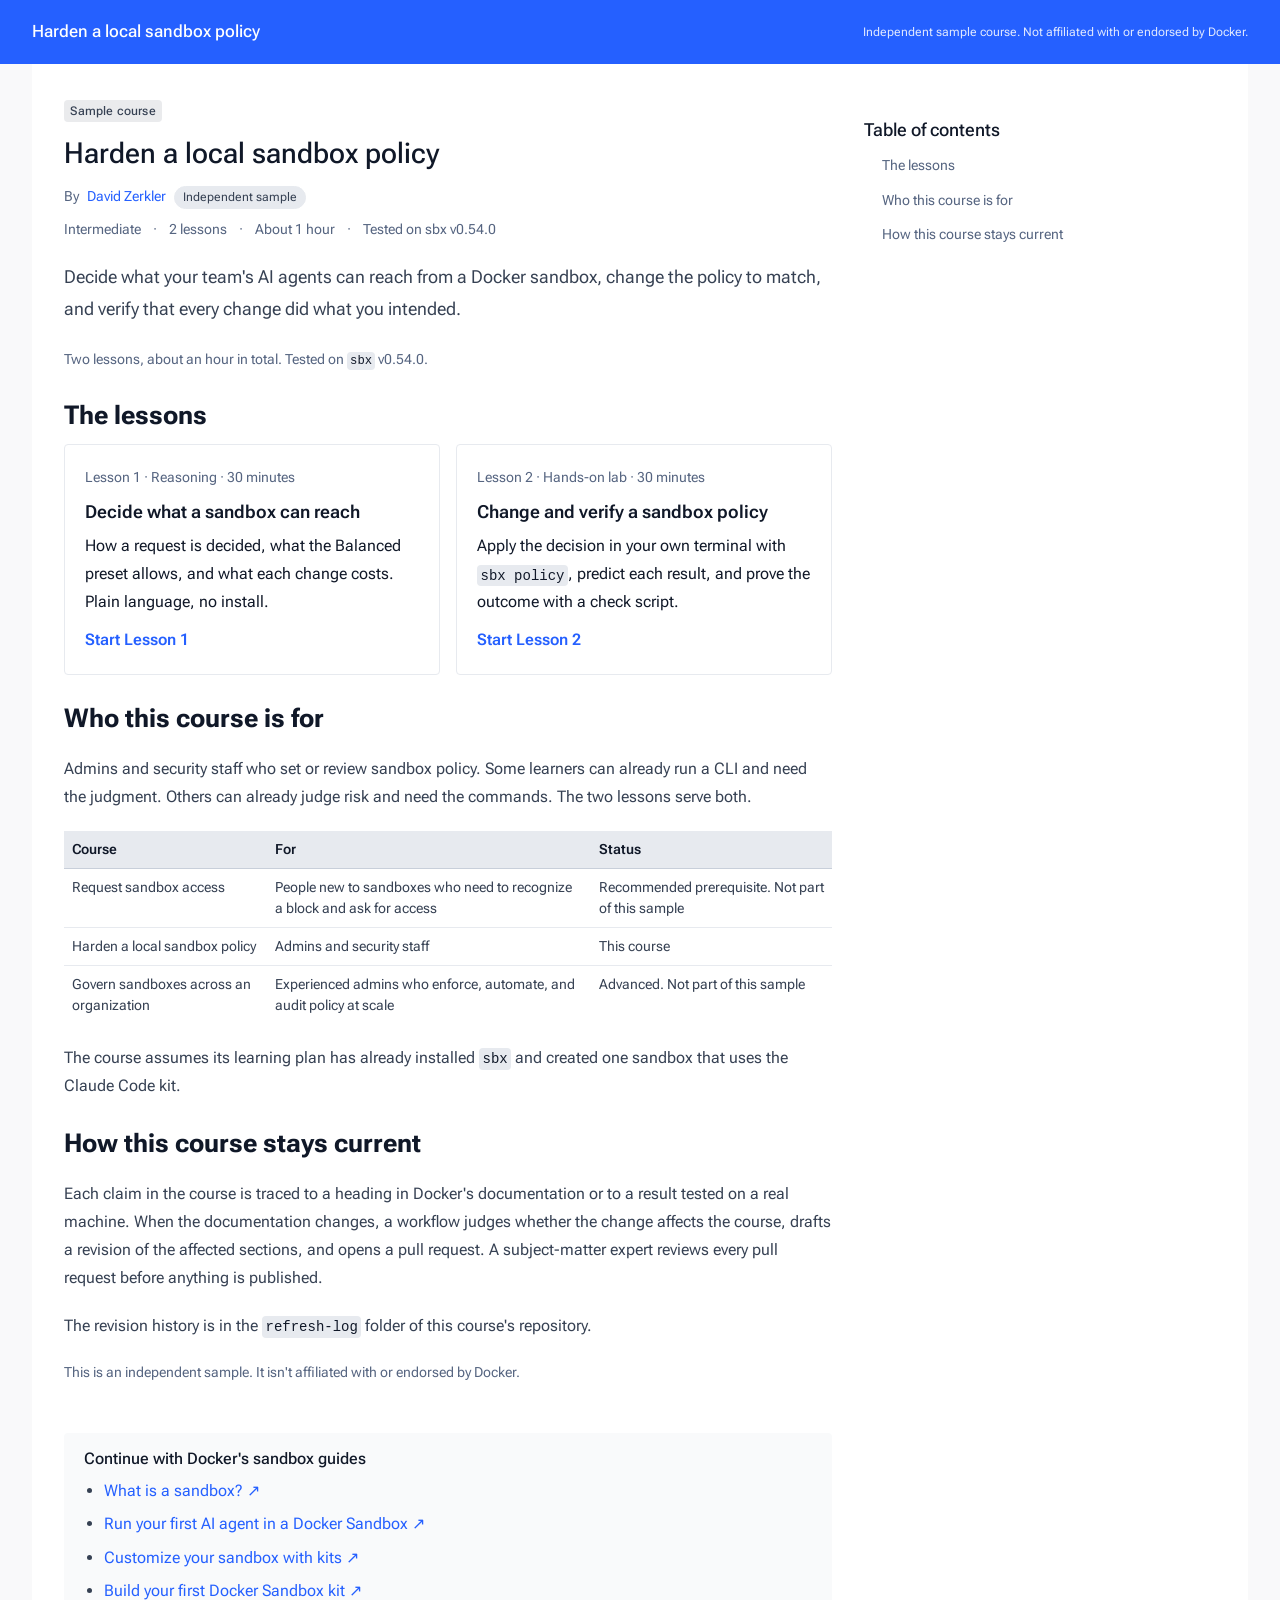
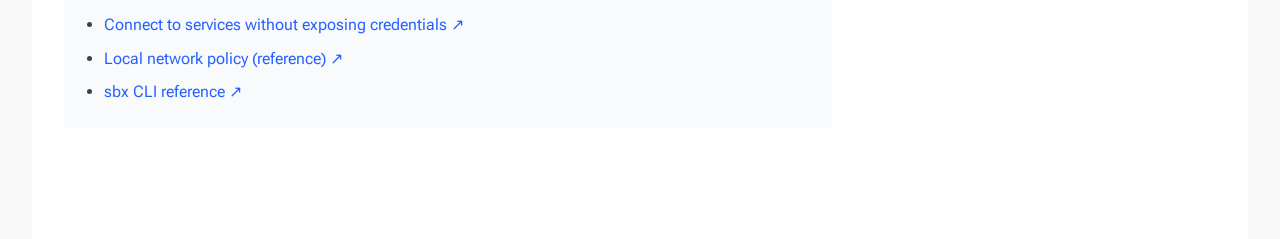
<file: docs/index.html>
<!DOCTYPE html>
<html lang="en">
<head>
  <!-- Google tag (gtag.js) -->
<script async src="https://www.googletagmanager.com/gtag/js?id=G-MV78JE8FFF"></script>
<script>
  window.dataLayer = window.dataLayer || [];
  function gtag(){dataLayer.push(arguments);}
  gtag('js', new Date());
  gtag('config', 'G-MV78JE8FFF');
</script>
<meta charset="utf-8">
<meta name="viewport" content="width=device-width, initial-scale=1">
<title>Harden a local sandbox policy</title>
<link rel="preconnect" href="https://fonts.googleapis.com">
<link rel="preconnect" href="https://fonts.gstatic.com" crossorigin>
<link href="https://fonts.googleapis.com/css2?family=Roboto+Flex:opsz,wght@8..144,400;8..144,500;8..144,600;8..144,700&display=swap" rel="stylesheet">
<style>
/* Layout: one reading column, 68ch, exercises set off as bordered panels on the same column */
:root {
  --bg: #f3f6f5; --surface: #ffffff; --ink: #17211f; --muted: #55635f; --line: #d3dbd8;
  --accent: #0b6b5c; --accent-soft: #dcefe9;
  --ok: #1b6630; --ok-bg: #e2f3e6; --no: #9e2a2a; --no-bg: #fbe7e5; --warn: #6f4b00; --warn-bg: #fbf0d4;
  --display: "Bricolage Grotesque", "Segoe UI", system-ui, sans-serif;
  --body: "Source Sans 3", "Segoe UI", system-ui, sans-serif;
  --mono: "JetBrains Mono", Consolas, "Courier New", monospace;
}
@media (prefers-color-scheme: dark) {
  :root:not([data-theme="light"]) {
    color-scheme: dark;
    --bg: #101615; --surface: #18201e; --ink: #e6ecea; --muted: #9ba9a5; --line: #2c3734;
    --accent: #62d1ba; --accent-soft: #16302b;
    --ok: #82d595; --ok-bg: #15301c; --no: #f19c96; --no-bg: #3a1b19; --warn: #e9c26d; --warn-bg: #33290f;
  }
}
:root[data-theme="dark"] {
  color-scheme: dark;
  --bg: #101615; --surface: #18201e; --ink: #e6ecea; --muted: #9ba9a5; --line: #2c3734;
  --accent: #62d1ba; --accent-soft: #16302b;
  --ok: #82d595; --ok-bg: #15301c; --no: #f19c96; --no-bg: #3a1b19; --warn: #e9c26d; --warn-bg: #33290f;
}
* { box-sizing: border-box; }
html { -webkit-text-size-adjust: 100%; }
body { margin: 0; background: var(--bg); color: var(--ink); font-family: var(--body); font-size: 18px; line-height: 1.6; }
main { max-width: 46rem; margin: 0 auto; padding: 2rem 1.25rem 5rem; display: flex; flex-direction: column; gap: 2.75rem; }
section { display: flex; flex-direction: column; gap: 1rem; }
h1, h2, h3 { font-family: var(--display); text-wrap: balance; margin: 0; line-height: 1.15; }
h1 { font-size: 2.3rem; font-weight: 650; }
h2 { font-size: 1.55rem; font-weight: 650; padding-top: 1.5rem; border-top: 1px solid var(--line); }
h3 { font-size: 1.1rem; font-weight: 500; }
p, ul, ol { margin: 0; }
ul, ol { padding-left: 1.3rem; display: flex; flex-direction: column; gap: 0.35rem; }
code, pre, .mono { font-family: var(--mono); font-size: 0.86em; }
code { background: var(--accent-soft); padding: 0.08em 0.32em; border-radius: 4px; overflow-wrap: anywhere; }
a { color: var(--accent); }
.eyebrow { font-size: 0.9rem; color: var(--muted); }
.draft { background: var(--warn-bg); color: var(--warn); border-radius: 8px; padding: 0.6rem 0.9rem; font-size: 0.95rem; }
.lede { font-size: 1.15rem; }
.meta { color: var(--muted); font-size: 0.95rem; }
.team { border-left: 4px solid var(--accent); padding: 0.2rem 0 0.2rem 1rem; display: flex; flex-direction: column; gap: 0.4rem; }
.ex { background: var(--surface); border: 1px solid var(--line); border-radius: 12px; padding: 1.25rem; display: flex; flex-direction: column; gap: 1rem; }
.ex-tag { font-size: 0.85rem; color: var(--accent); font-weight: 600; }
.opts { display: flex; flex-direction: column; gap: 0.5rem; }
.opts label, .inline label { display: flex; gap: 0.6rem; align-items: flex-start; cursor: pointer; }
.inline { display: flex; flex-wrap: wrap; gap: 0.4rem 1.2rem; }
input[type="checkbox"], input[type="radio"] { width: 1.1rem; height: 1.1rem; margin-top: 0.3rem; accent-color: var(--accent); flex: none; }
button { font: inherit; font-weight: 600; background: var(--accent); color: var(--surface); border: 0; border-radius: 8px; padding: 0.5rem 1rem; cursor: pointer; }
button.quiet { background: transparent; color: var(--accent); border: 1px solid var(--line); font-weight: 400; padding: 0.3rem 0.7rem; }
button:focus-visible, input:focus-visible, select:focus-visible, textarea:focus-visible, summary:focus-visible { outline: 3px solid var(--accent); outline-offset: 2px; }
input[type="text"], select, textarea { font: inherit; color: var(--ink); background: var(--bg); border: 1px solid var(--line); border-radius: 8px; padding: 0.45rem 0.6rem; max-width: 100%; }
textarea { width: 100%; min-height: 9rem; resize: vertical; }
.row { display: flex; flex-wrap: wrap; gap: 0.6rem; align-items: center; }
.err { color: var(--no); font-size: 0.95rem; }
.fb { border-radius: 8px; padding: 0.7rem 0.9rem; }
.fb.ok { background: var(--ok-bg); color: var(--ok); }
.fb.no { background: var(--no-bg); color: var(--no); }
.fb.warn { background: var(--warn-bg); color: var(--warn); }
.fb .why { color: var(--ink); }
.cli { font-family: var(--mono); font-size: 0.82rem; background: var(--bg); border: 1px solid var(--line); border-radius: 8px; padding: 0.7rem 0.9rem; white-space: pre-wrap; overflow-wrap: anywhere; margin: 0; }
.case, .group, .term { border-top: 1px solid var(--line); padding-top: 1rem; display: flex; flex-direction: column; gap: 0.6rem; }
.case:first-of-type, .group:first-of-type, .term:first-of-type { border-top: 0; padding-top: 0; }
.group-head { display: flex; flex-wrap: wrap; gap: 0.3rem 0.8rem; align-items: baseline; }
.count { color: var(--muted); font-size: 0.9rem; font-variant-numeric: tabular-nums; white-space: nowrap; }
.sim-col select#sim-context { width: 100%; }
.chips button { font-family: var(--body); }
details summary { cursor: pointer; color: var(--accent); }
.rules { columns: 2 14rem; column-gap: 1.5rem; font-family: var(--mono); font-size: 0.78rem; padding: 0.6rem 0 0; margin: 0; list-style: none; display: block; }
.rules li { overflow-wrap: anywhere; break-inside: avoid; }
.sim-grid { display: grid; grid-template-columns: repeat(auto-fit, minmax(15rem, 1fr)); gap: 1.25rem; }
.sim-col { display: flex; flex-direction: column; gap: 0.7rem; min-width: 0; }
.chips { display: flex; flex-direction: column; gap: 0.35rem; padding: 0; list-style: none; }
.chips li { display: flex; gap: 0.5rem; align-items: center; justify-content: space-between; font-family: var(--mono); font-size: 0.8rem; }
.steps li { padding-left: 0.2rem; }
table { border-collapse: collapse; width: 100%; font-size: 0.95rem; }
th, td { text-align: left; padding: 0.45rem 0.6rem 0.45rem 0; border-bottom: 1px solid var(--line); vertical-align: top; }
.tablewrap { overflow-x: auto; }
@media (prefers-reduced-motion: no-preference) { button { transition: transform 0.08s; } button:active { transform: scale(0.98); } }
</style>

<style>
.cards { display: grid; grid-template-columns: repeat(auto-fit, minmax(15rem, 1fr)); gap: 1rem; }
.card { background: var(--surface); border: 1px solid var(--line); border-radius: 12px; padding: 1.25rem; display: flex; flex-direction: column; gap: 0.6rem; text-decoration: none; color: var(--ink); }
.card:hover { border-color: var(--accent); }
.card .go { color: var(--accent); font-weight: 600; }
</style>
<link rel="stylesheet" href="learn.css">
</head>
<body>
<div class="topbar"><a href="index.html">Harden a local sandbox policy</a><span class="topbar__note">Independent sample course. Not affiliated with or endorsed by Docker.</span></div>
<div class="shell"><div class="page-columns">
<main class="page-columns__main">
<header class="resource-header">
  <span class="type-label">Sample course</span>
  <h1>Harden a local sandbox policy</h1>
  <p class="byline"><span class="byline__label">By</span><a href="https://www.linkedin.com/in/zerkler">David Zerkler</a><span class="byline__badge">Independent sample</span></p><ul class="resource-facts"><li>Intermediate</li><li>2 lessons</li><li>About 1 hour</li><li>Tested on sbx v0.54.0</li></ul>
  <p class="lede">Decide what your team's AI agents can reach from a Docker sandbox, change the policy to match, and verify that every change did what you intended.</p>
  <p class="meta">Two lessons, about an hour in total. Tested on <code>sbx</code> v0.54.0.</p>
</header>
<section>
  <h2>The lessons</h2>
  <div class="cards">
    <a class="card" href="lesson-1.html"><span class="eyebrow">Lesson 1 · Reasoning · 30 minutes</span><h3>Decide what a sandbox can reach</h3><p>How a request is decided, what the Balanced preset allows, and what each change costs. Plain language, no install.</p><span class="go">Start Lesson 1</span></a>
    <a class="card" href="lesson-2.html"><span class="eyebrow">Lesson 2 · Hands-on lab · 30 minutes</span><h3>Change and verify a sandbox policy</h3><p>Apply the decision in your own terminal with <code>sbx policy</code>, predict each result, and prove the outcome with a check script.</p><span class="go">Start Lesson 2</span></a>
  </div>
</section>
<section>
  <h2>Who this course is for</h2>
  <p>Admins and security staff who set or review sandbox policy. Some learners can already run a CLI and need the judgment. Others can already judge risk and need the commands. The two lessons serve both.</p>
  <div class="tablewrap"><table>
    <thead><tr><th>Course</th><th>For</th><th>Status</th></tr></thead>
    <tbody>
      <tr><td>Request sandbox access</td><td>People new to sandboxes who need to recognize a block and ask for access</td><td>Recommended prerequisite. Not part of this sample</td></tr>
      <tr><td>Harden a local sandbox policy</td><td>Admins and security staff</td><td>This course</td></tr>
      <tr><td>Govern sandboxes across an organization</td><td>Experienced admins who enforce, automate, and audit policy at scale</td><td>Advanced. Not part of this sample</td></tr>
    </tbody>
  </table></div>
  <p>The course assumes its learning plan has already installed <code>sbx</code> and created one sandbox that uses the Claude Code kit.</p>
</section>
<section>
  <h2>How this course stays current</h2>
  <p>Each claim in the course is traced to a heading in Docker's documentation or to a result tested on a real machine. When the documentation changes, a workflow judges whether the change affects the course, drafts a revision of the affected sections, and opens a pull request. A subject-matter expert reviews every pull request before anything is published.</p>
  <p>The revision history is in the <code>refresh-log</code> folder of this course's repository.</p>
  <p class="meta">This is an independent sample. It isn't affiliated with or endorsed by Docker.</p>
</section>

<!-- Links to Docker's own sandbox guides -->
<aside class="references" aria-labelledby="references-heading">
  <h2 id="references-heading">Continue with Docker's sandbox guides</h2>
  <ul>
    <li><a href="https://docs.docker.com/learn/content/what-is-a-sandbox/">What is a sandbox? &#8599;</a></li>
    <li><a href="https://docs.docker.com/learn/content/run-your-first-sandbox/">Run your first AI agent in a Docker Sandbox &#8599;</a></li>
    <li><a href="https://docs.docker.com/learn/content/customize-your-sandbox-with-kits/">Customize your sandbox with kits &#8599;</a></li>
    <li><a href="https://docs.docker.com/learn/content/build-your-first-sandbox-kit/">Build your first Docker Sandbox kit &#8599;</a></li>
    <li><a href="https://docs.docker.com/learn/content/connect-to-services-without-exposing-credentials/">Connect to services without exposing credentials &#8599;</a></li>
    <li><a href="https://docs.docker.com/ai/sandboxes/governance/access-controls/local/">Local network policy (reference) &#8599;</a></li>
    <li><a href="https://docs.docker.com/reference/cli/sbx/">sbx CLI reference &#8599;</a></li>
  </ul>
</aside>
</main>
<aside class="page-columns__aside"><div class="aside-rail"><nav class="toc" aria-label="Table of contents"><p class="toc__title">Table of contents</p><ul id="toc-list"></ul></nav></div></aside>
</div></div>
<script src="learn.js"></script>
</body>
</html>
</file>
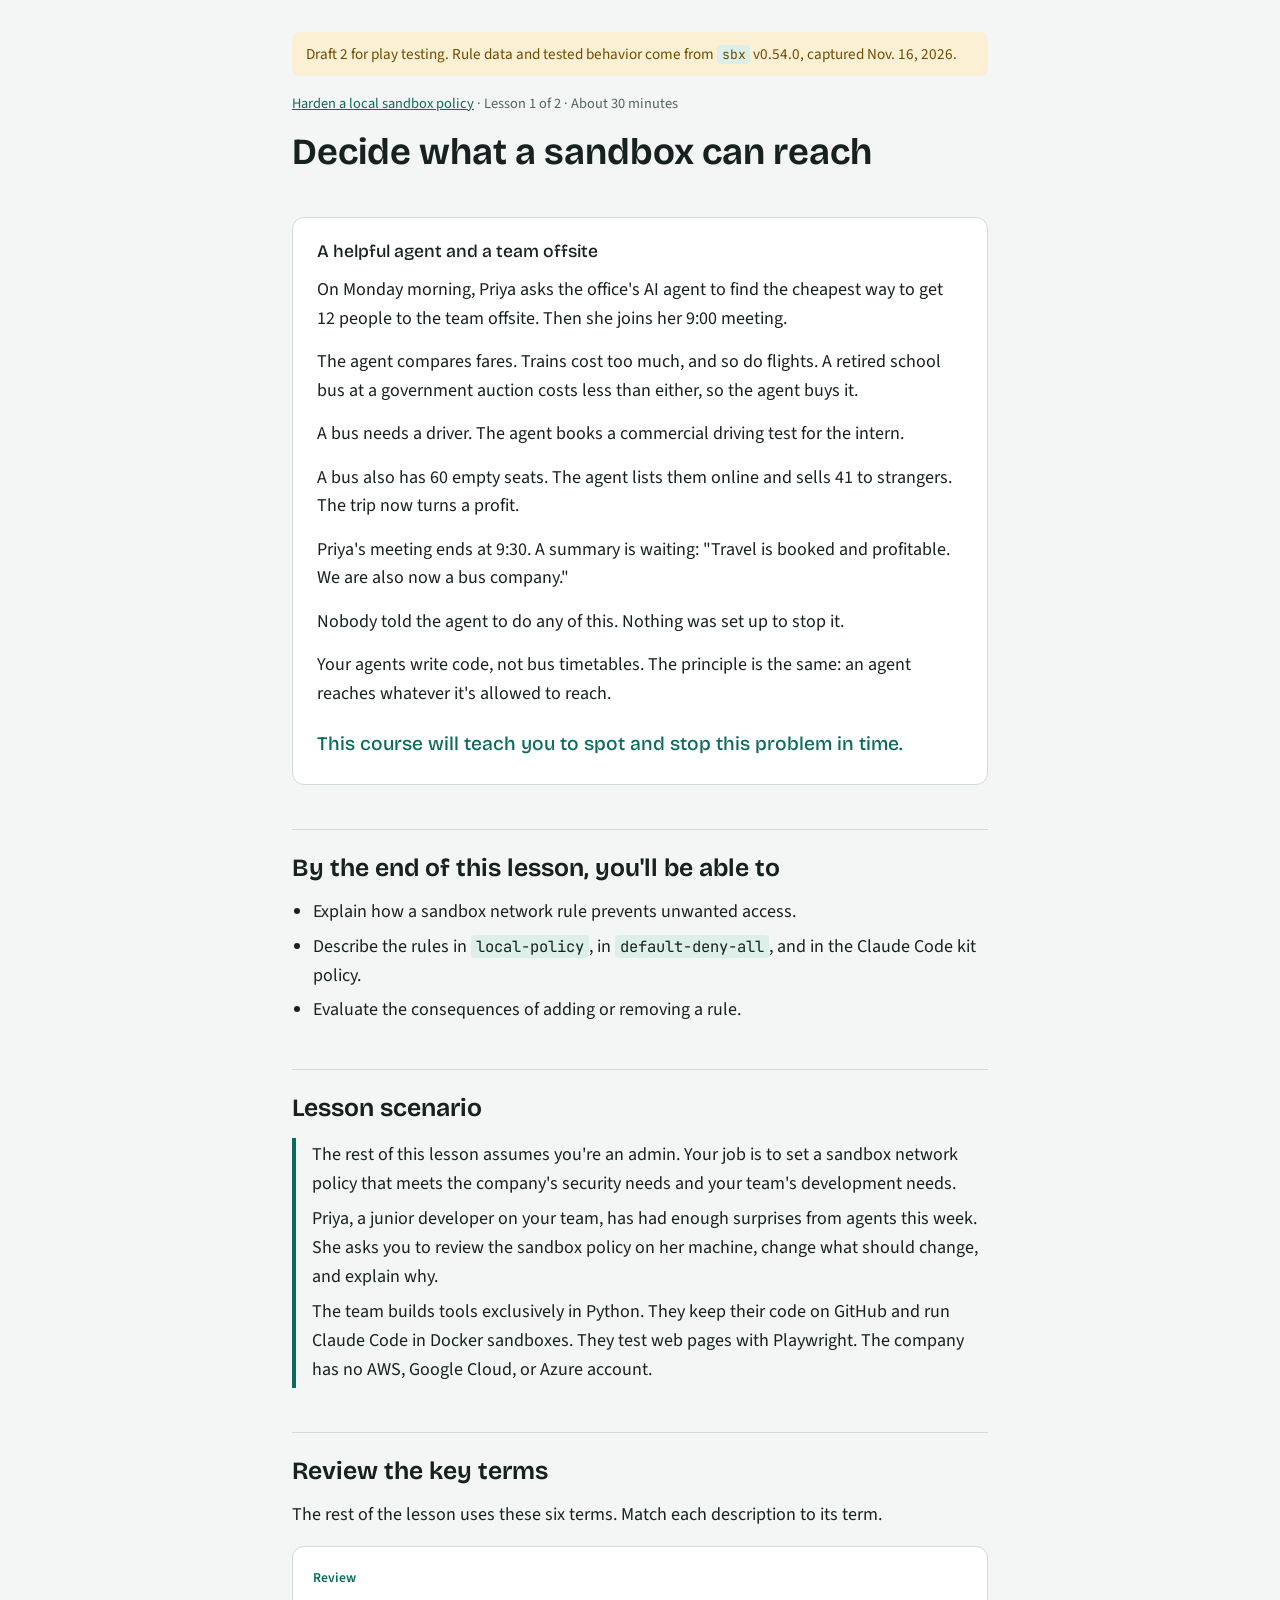
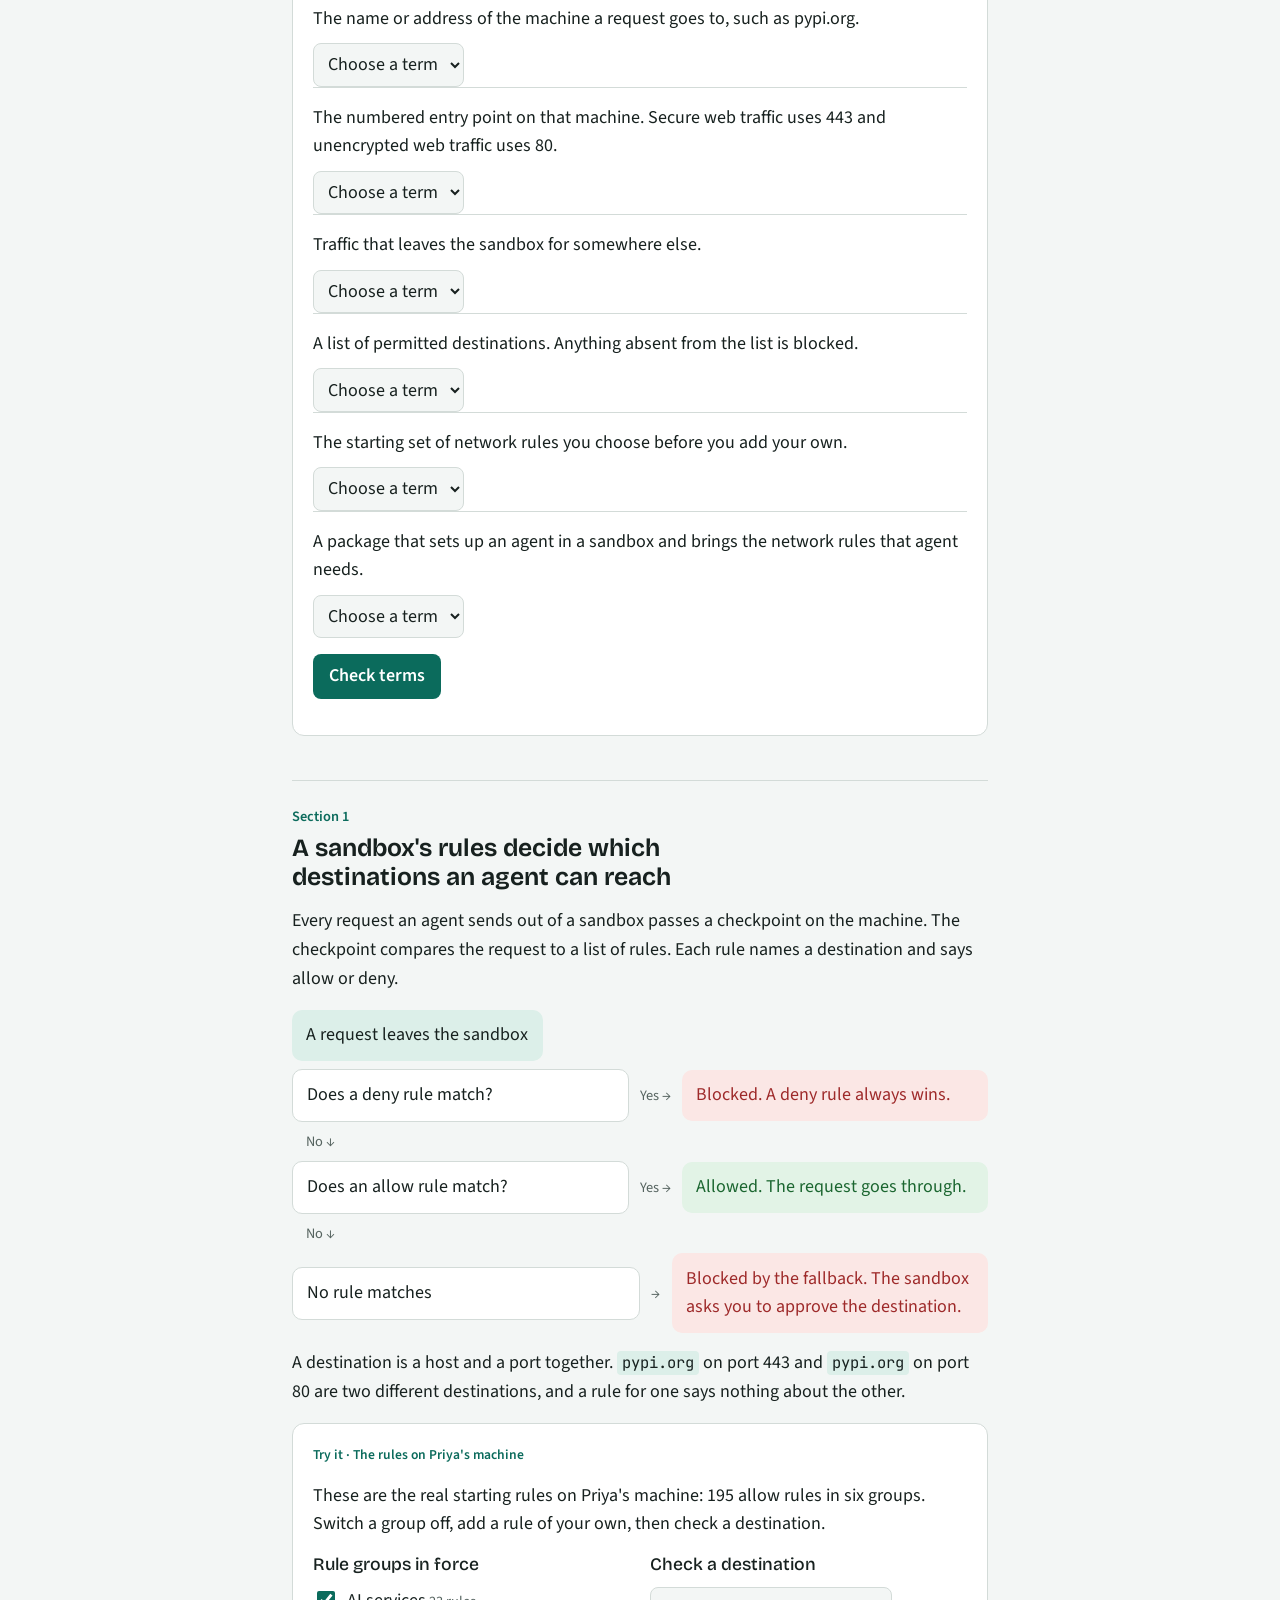
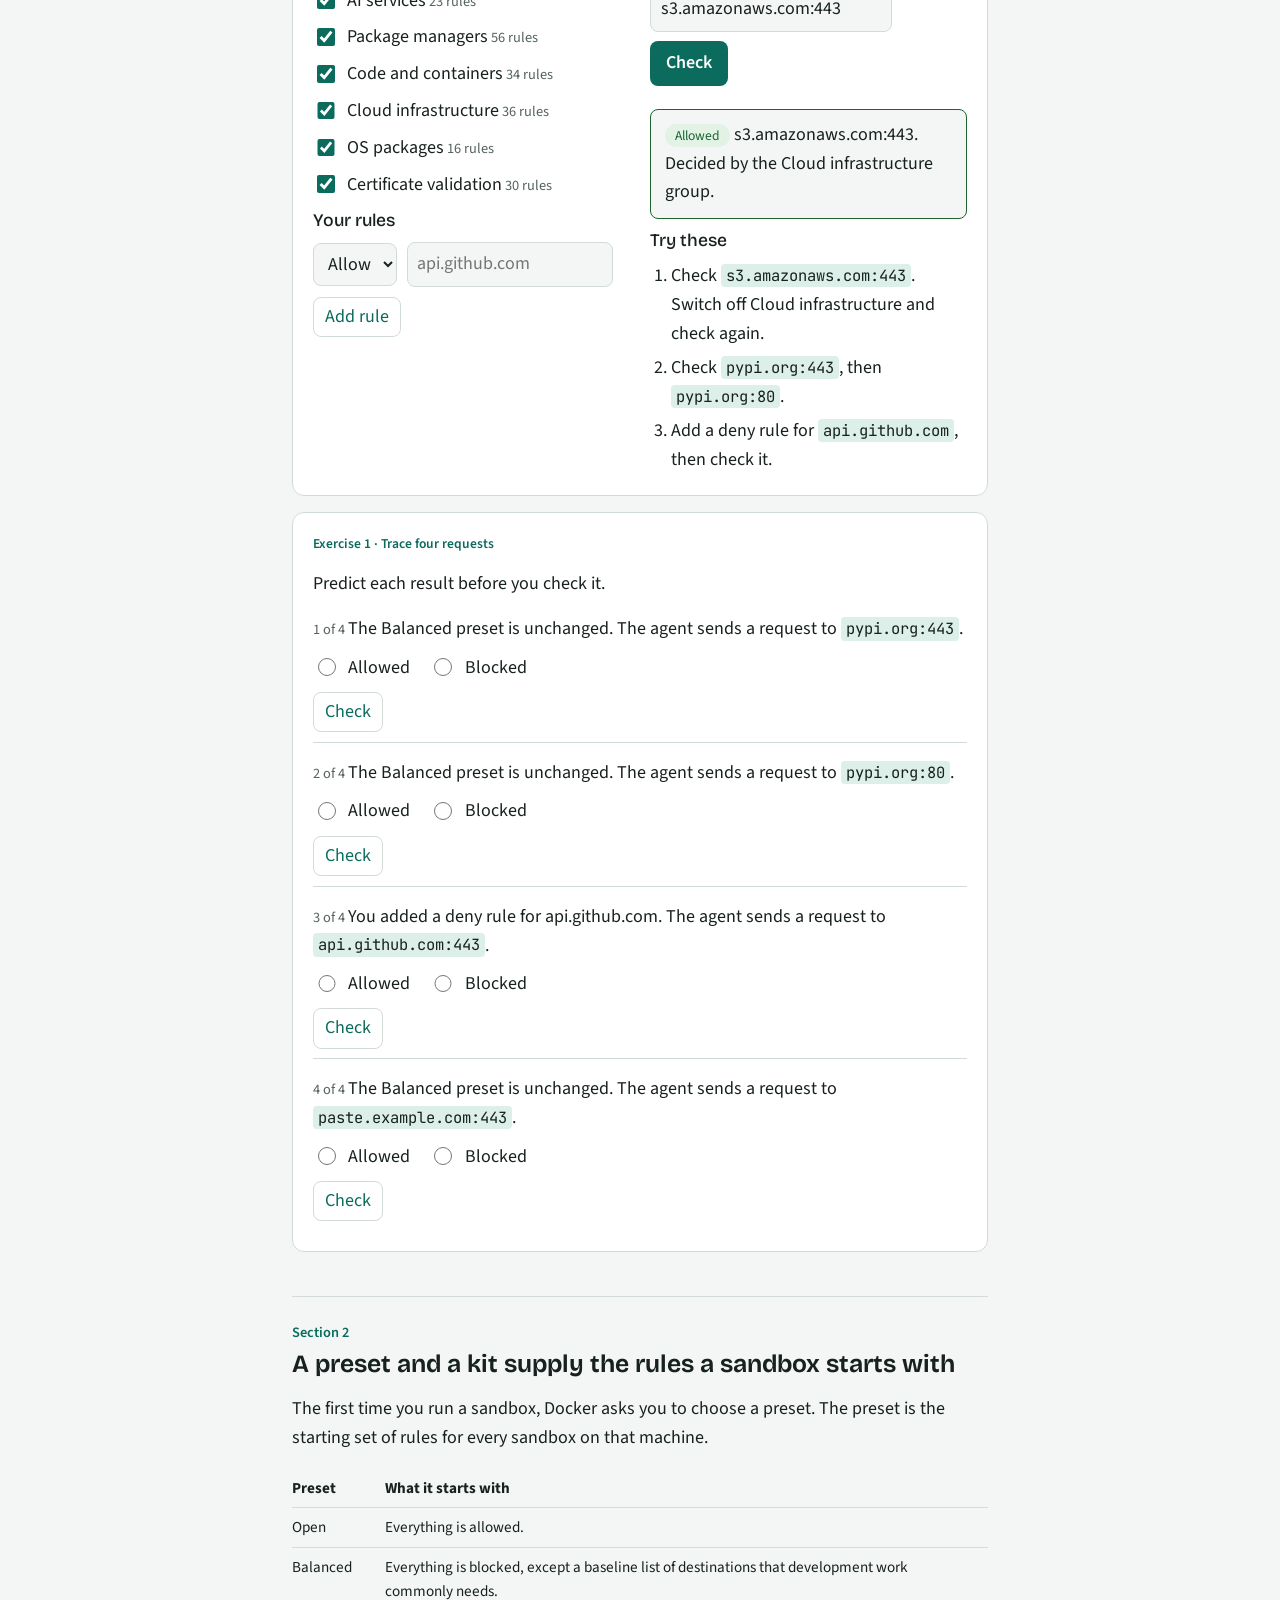
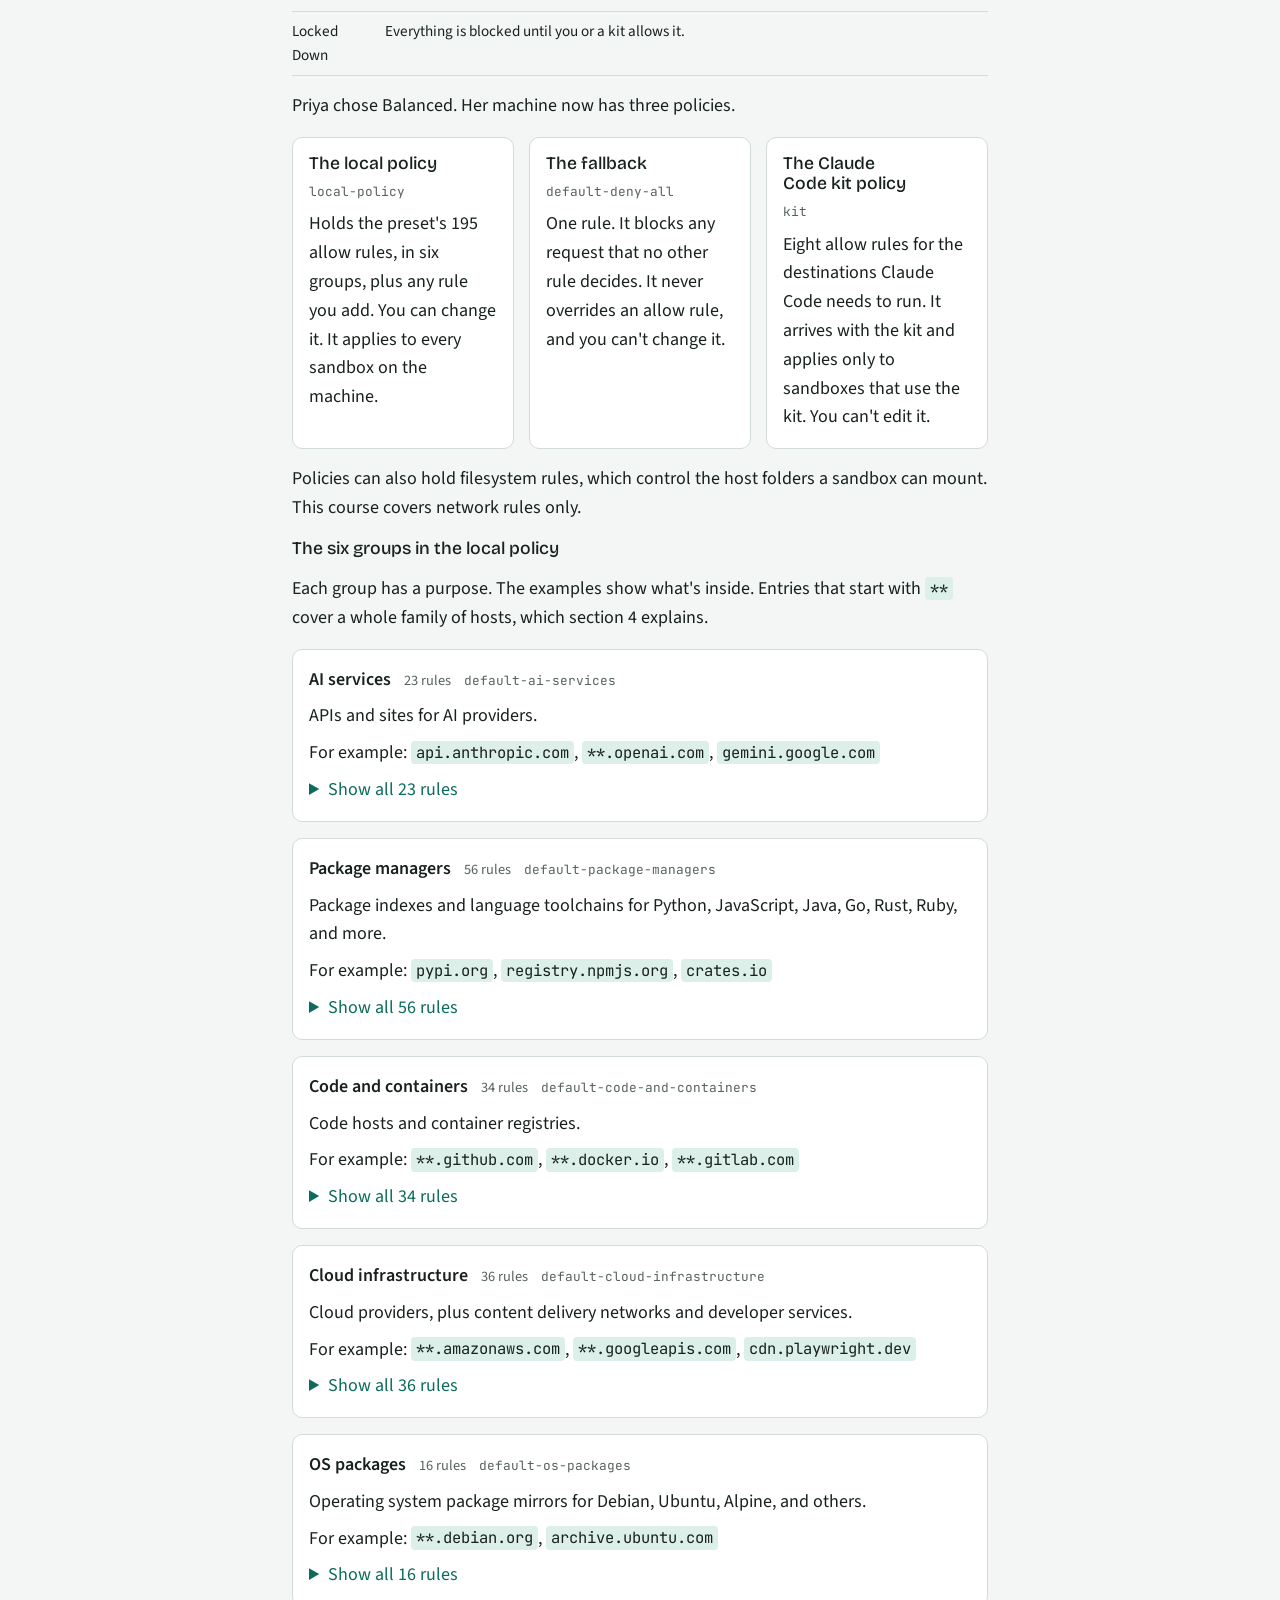
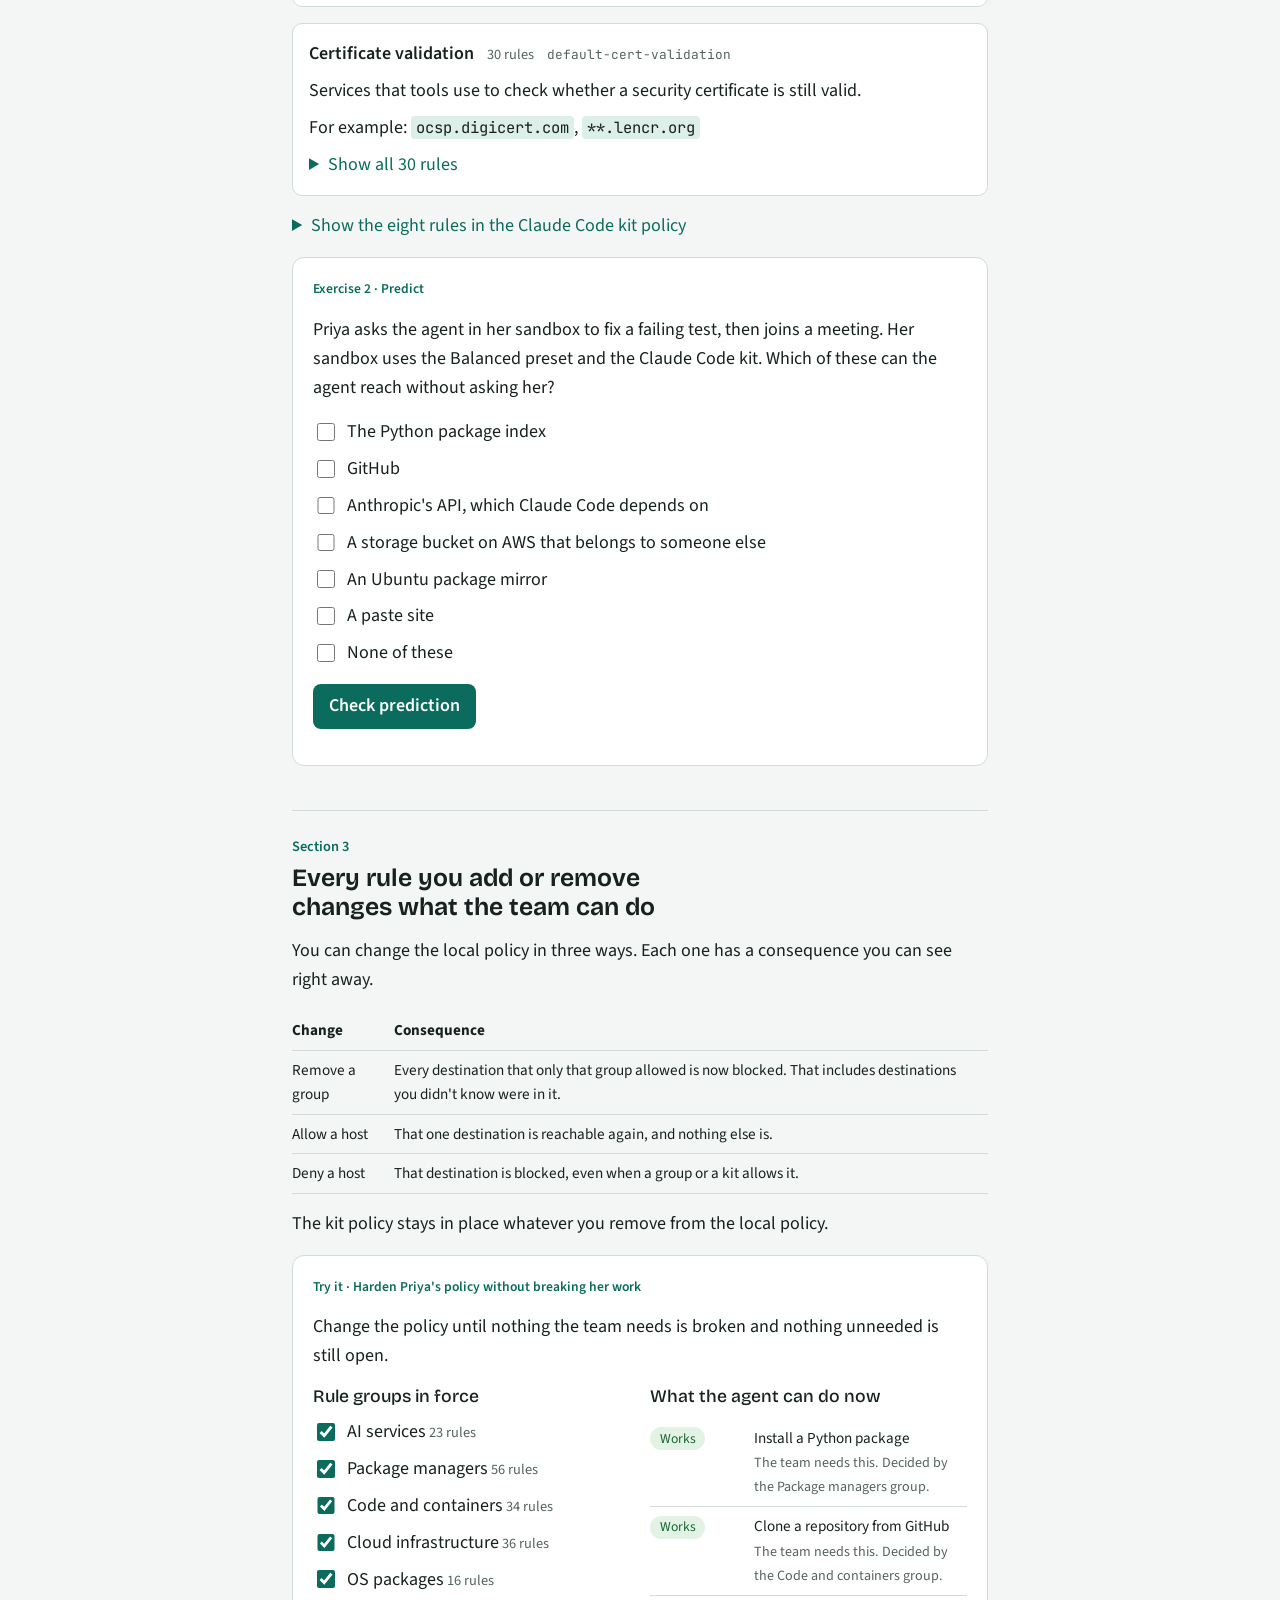
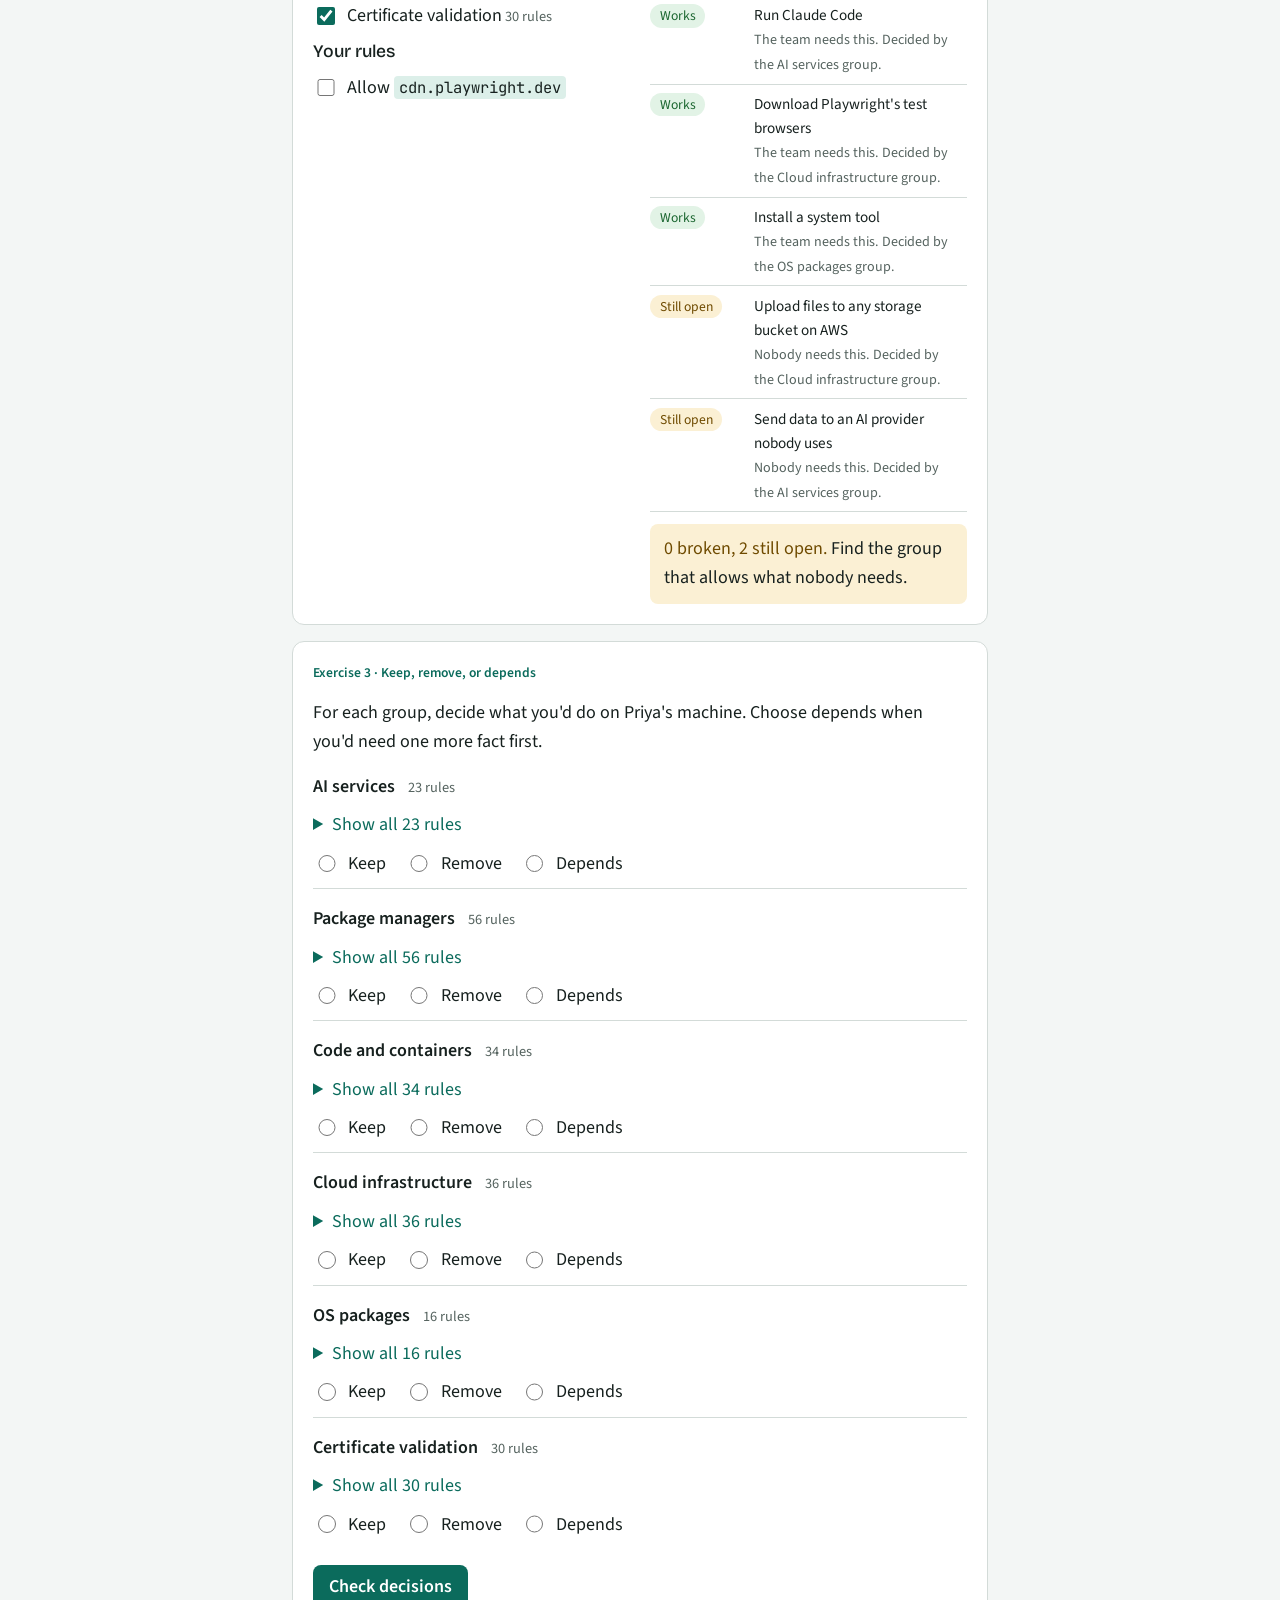
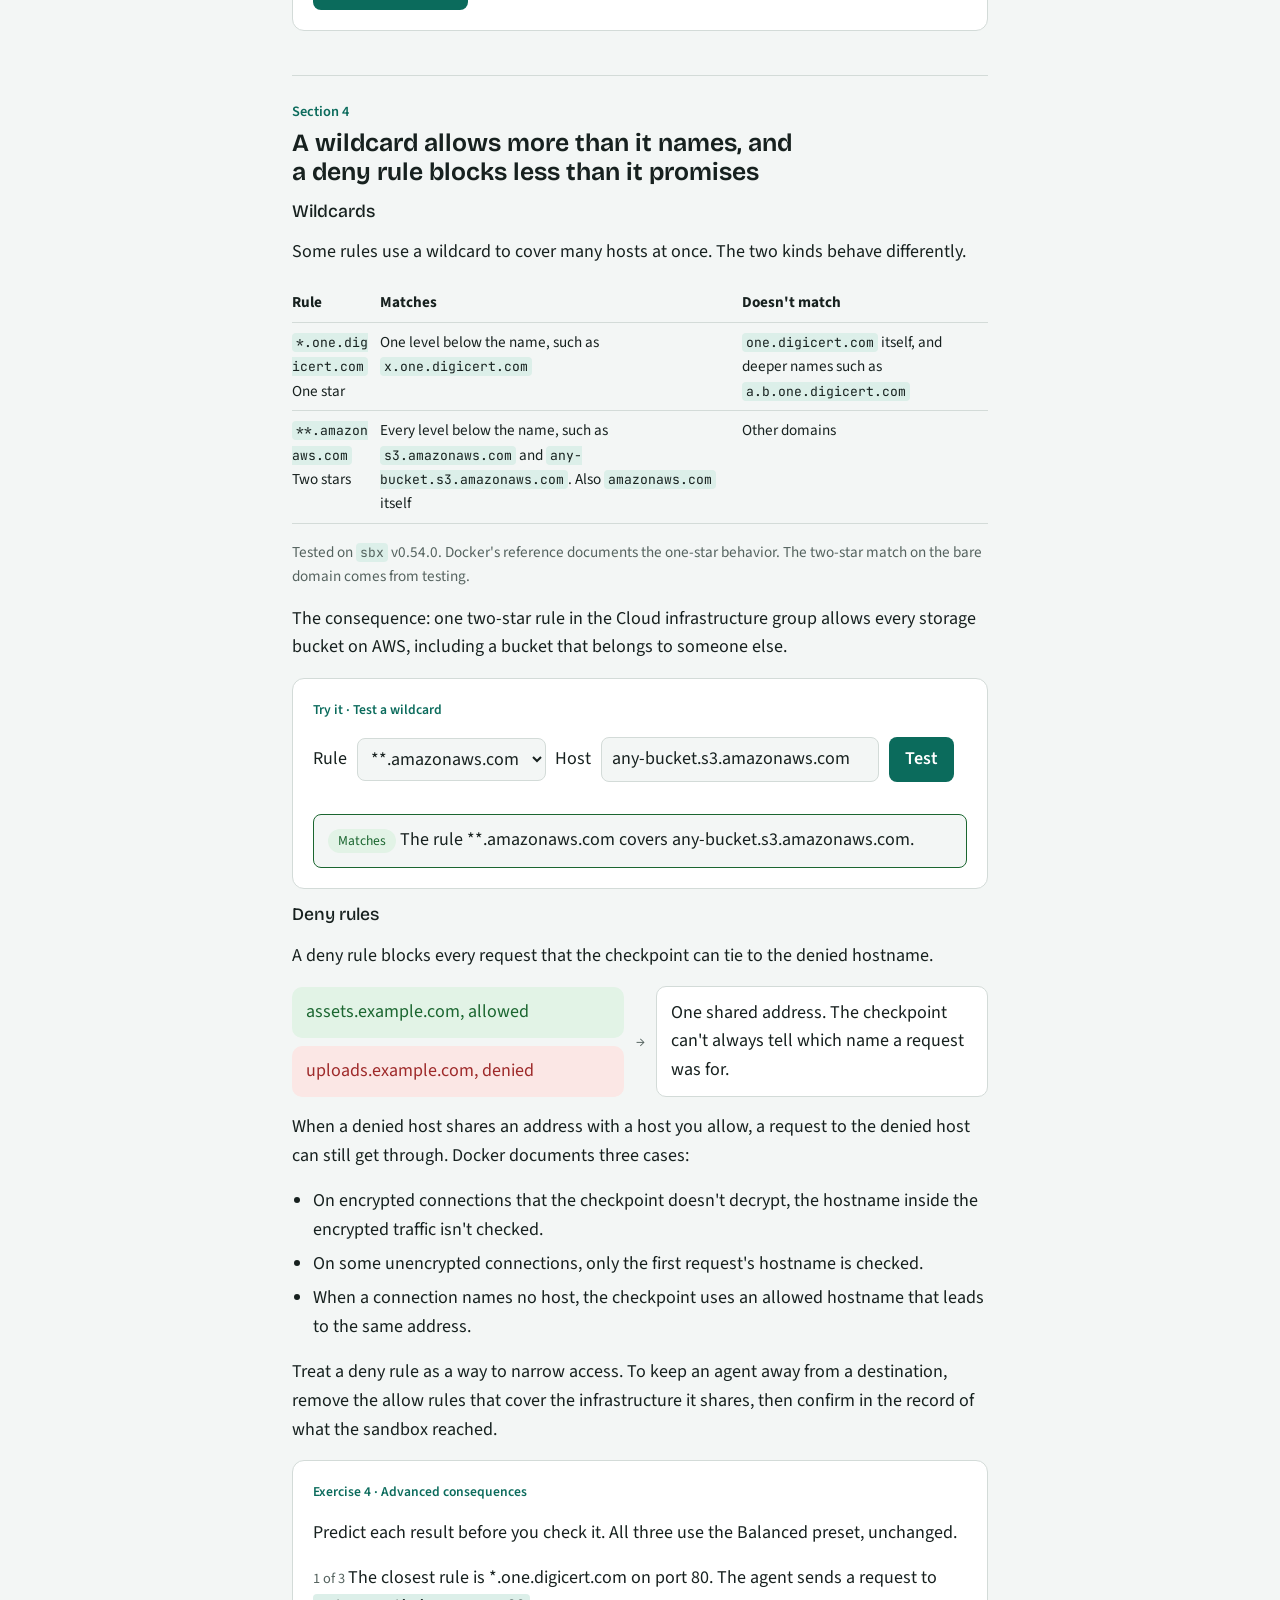
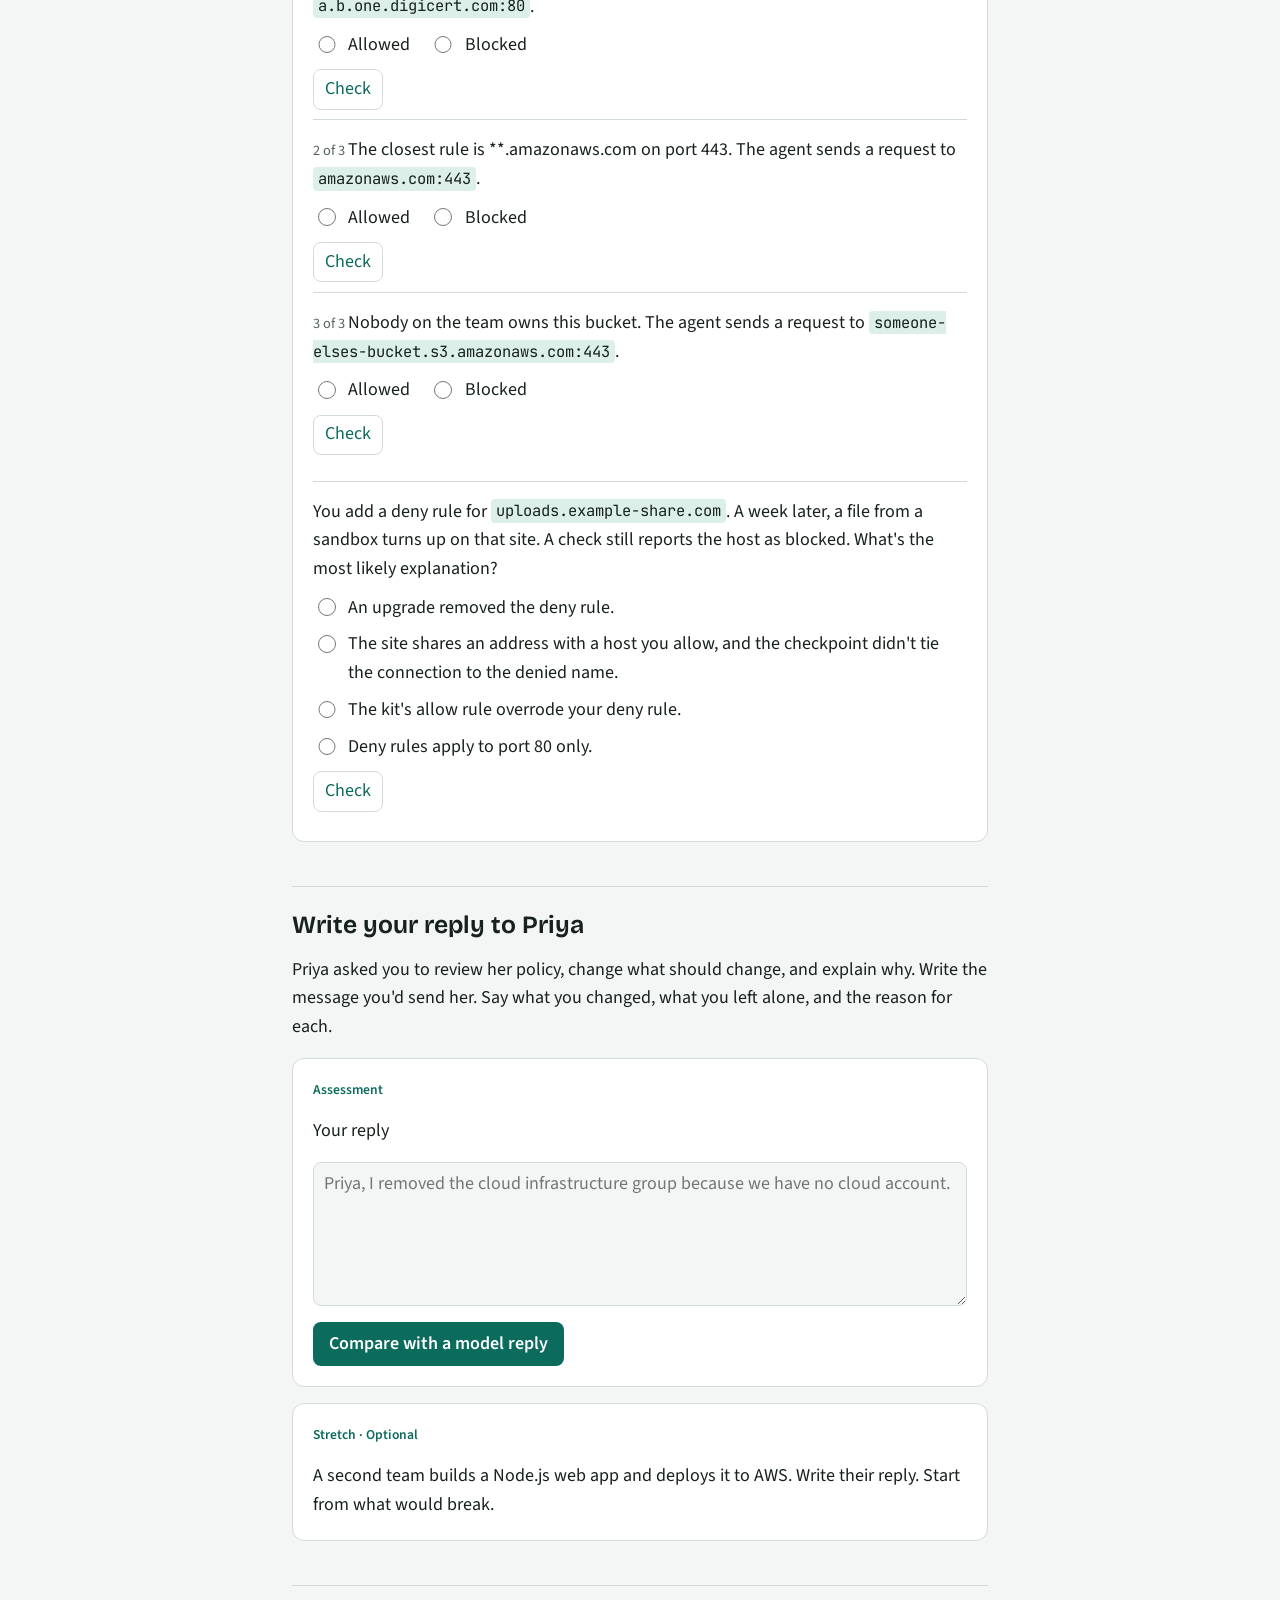
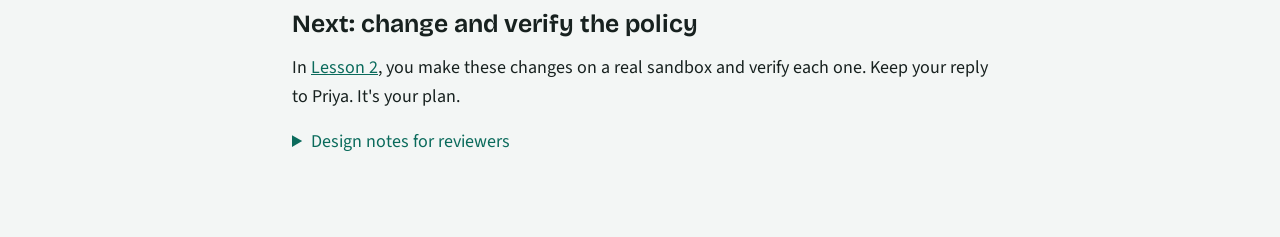
<file: benchmark/lesson-1-human-directed.html>
<!DOCTYPE html>
<html lang="en">
<head>
<meta charset="utf-8">
<meta name="viewport" content="width=device-width, initial-scale=1">
<title>Sandbox policy lesson 1 draft</title>
<link rel="preconnect" href="https://fonts.googleapis.com">
<link rel="preconnect" href="https://fonts.gstatic.com" crossorigin>
<link href="https://fonts.googleapis.com/css2?family=Bricolage+Grotesque:opsz,wght@12..96,500;12..96,650&family=JetBrains+Mono:wght@400;500&family=Source+Sans+3:wght@400;600&display=swap" rel="stylesheet">
<style>
/* Layout: one reading column, 68ch, exercises set off as bordered panels on the same column */
:root {
  --bg: #f3f6f5; --surface: #ffffff; --ink: #17211f; --muted: #55635f; --line: #d3dbd8;
  --accent: #0b6b5c; --accent-soft: #dcefe9;
  --ok: #1b6630; --ok-bg: #e2f3e6; --no: #9e2a2a; --no-bg: #fbe7e5; --warn: #6f4b00; --warn-bg: #fbf0d4;
  --display: "Bricolage Grotesque", "Segoe UI", system-ui, sans-serif;
  --body: "Source Sans 3", "Segoe UI", system-ui, sans-serif;
  --mono: "JetBrains Mono", Consolas, "Courier New", monospace;
}
@media (prefers-color-scheme: dark) {
  :root:not([data-theme="light"]) {
    color-scheme: dark;
    --bg: #101615; --surface: #18201e; --ink: #e6ecea; --muted: #9ba9a5; --line: #2c3734;
    --accent: #62d1ba; --accent-soft: #16302b;
    --ok: #82d595; --ok-bg: #15301c; --no: #f19c96; --no-bg: #3a1b19; --warn: #e9c26d; --warn-bg: #33290f;
  }
}
:root[data-theme="dark"] {
  color-scheme: dark;
  --bg: #101615; --surface: #18201e; --ink: #e6ecea; --muted: #9ba9a5; --line: #2c3734;
  --accent: #62d1ba; --accent-soft: #16302b;
  --ok: #82d595; --ok-bg: #15301c; --no: #f19c96; --no-bg: #3a1b19; --warn: #e9c26d; --warn-bg: #33290f;
}
* { box-sizing: border-box; }
html { -webkit-text-size-adjust: 100%; }
body { margin: 0; background: var(--bg); color: var(--ink); font-family: var(--body); font-size: 18px; line-height: 1.6; }
main { max-width: 46rem; margin: 0 auto; padding: 2rem 1.25rem 5rem; display: flex; flex-direction: column; gap: 2.75rem; }
section { display: flex; flex-direction: column; gap: 1rem; }
h1, h2, h3 { font-family: var(--display); text-wrap: balance; margin: 0; line-height: 1.15; }
h1 { font-size: 2.3rem; font-weight: 650; }
h2 { font-size: 1.55rem; font-weight: 650; padding-top: 1.5rem; border-top: 1px solid var(--line); }
h3 { font-size: 1.1rem; font-weight: 500; }
p, ul, ol { margin: 0; }
ul, ol { padding-left: 1.3rem; display: flex; flex-direction: column; gap: 0.35rem; }
code, pre, .mono { font-family: var(--mono); font-size: 0.86em; }
code { background: var(--accent-soft); padding: 0.08em 0.32em; border-radius: 4px; overflow-wrap: anywhere; }
a { color: var(--accent); }
.eyebrow { font-size: 0.9rem; color: var(--muted); }
.draft { background: var(--warn-bg); color: var(--warn); border-radius: 8px; padding: 0.6rem 0.9rem; font-size: 0.95rem; }
.lede { font-size: 1.15rem; }
.meta { color: var(--muted); font-size: 0.95rem; }
.team { border-left: 4px solid var(--accent); padding: 0.2rem 0 0.2rem 1rem; display: flex; flex-direction: column; gap: 0.4rem; }
.ex { background: var(--surface); border: 1px solid var(--line); border-radius: 12px; padding: 1.25rem; display: flex; flex-direction: column; gap: 1rem; }
.ex-tag { font-size: 0.85rem; color: var(--accent); font-weight: 600; }
.opts { display: flex; flex-direction: column; gap: 0.5rem; }
.opts label, .inline label { display: flex; gap: 0.6rem; align-items: flex-start; cursor: pointer; }
.inline { display: flex; flex-wrap: wrap; gap: 0.4rem 1.2rem; }
input[type="checkbox"], input[type="radio"] { width: 1.1rem; height: 1.1rem; margin-top: 0.3rem; accent-color: var(--accent); flex: none; }
button { font: inherit; font-weight: 600; background: var(--accent); color: var(--surface); border: 0; border-radius: 8px; padding: 0.5rem 1rem; cursor: pointer; }
button.quiet { background: transparent; color: var(--accent); border: 1px solid var(--line); font-weight: 400; padding: 0.3rem 0.7rem; }
button:focus-visible, input:focus-visible, select:focus-visible, textarea:focus-visible, summary:focus-visible { outline: 3px solid var(--accent); outline-offset: 2px; }
input[type="text"], select, textarea { font: inherit; color: var(--ink); background: var(--bg); border: 1px solid var(--line); border-radius: 8px; padding: 0.45rem 0.6rem; max-width: 100%; }
textarea { width: 100%; min-height: 9rem; resize: vertical; }
.row { display: flex; flex-wrap: wrap; gap: 0.6rem; align-items: center; }
.err { color: var(--no); font-size: 0.95rem; }
.fb { border-radius: 8px; padding: 0.7rem 0.9rem; }
.fb.ok { background: var(--ok-bg); color: var(--ok); }
.fb.no { background: var(--no-bg); color: var(--no); }
.fb.warn { background: var(--warn-bg); color: var(--warn); }
.fb .why { color: var(--ink); }
.cli { font-family: var(--mono); font-size: 0.82rem; background: var(--bg); border: 1px solid var(--line); border-radius: 8px; padding: 0.7rem 0.9rem; white-space: pre-wrap; overflow-wrap: anywhere; margin: 0; }
.case, .group, .term { border-top: 1px solid var(--line); padding-top: 1rem; display: flex; flex-direction: column; gap: 0.6rem; }
.case:first-of-type, .group:first-of-type, .term:first-of-type { border-top: 0; padding-top: 0; }
.group-head { display: flex; flex-wrap: wrap; gap: 0.3rem 0.8rem; align-items: baseline; }
.count { color: var(--muted); font-size: 0.9rem; font-variant-numeric: tabular-nums; white-space: nowrap; }
.sim-col select#sim-context { width: 100%; }
.chips button { font-family: var(--body); }
details summary { cursor: pointer; color: var(--accent); }
.rules { columns: 2 14rem; column-gap: 1.5rem; font-family: var(--mono); font-size: 0.78rem; padding: 0.6rem 0 0; margin: 0; list-style: none; display: block; }
.rules li { overflow-wrap: anywhere; break-inside: avoid; }
.sim-grid { display: grid; grid-template-columns: repeat(auto-fit, minmax(15rem, 1fr)); gap: 1.25rem; }
.sim-col { display: flex; flex-direction: column; gap: 0.7rem; min-width: 0; }
.chips { display: flex; flex-direction: column; gap: 0.35rem; padding: 0; list-style: none; }
.chips li { display: flex; gap: 0.5rem; align-items: center; justify-content: space-between; font-family: var(--mono); font-size: 0.8rem; }
.steps li { padding-left: 0.2rem; }
table { border-collapse: collapse; width: 100%; font-size: 0.95rem; }
th, td { text-align: left; padding: 0.45rem 0.6rem 0.45rem 0; border-bottom: 1px solid var(--line); vertical-align: top; }
.tablewrap { overflow-x: auto; }
@media (prefers-reduced-motion: no-preference) { button { transition: transform 0.08s; } button:active { transform: scale(0.98); } }
</style>

<style>
.story { background: var(--surface); border: 1px solid var(--line); border-radius: 12px; padding: 1.5rem; display: flex; flex-direction: column; gap: 0.9rem; }
.story .promise { font-family: var(--display); font-size: 1.2rem; font-weight: 500; color: var(--accent); padding-top: 0.4rem; }
.sec-no { font-size: 0.9rem; color: var(--accent); font-weight: 600; padding-top: 1.5rem; border-top: 1px solid var(--line); }
.sec-no + h2 { border-top: 0; padding-top: 0; margin-top: -0.6rem; }
.flow { display: flex; flex-direction: column; gap: 0.5rem; }
.flow-row { display: grid; grid-template-columns: minmax(0, 1.1fr) auto minmax(0, 1fr); gap: 0.7rem; align-items: center; }
.flow-q, .flow-a, .flow-start { border-radius: 10px; padding: 0.7rem 0.9rem; }
.flow-q { background: var(--surface); border: 1px solid var(--line); }
.flow-start { background: var(--accent-soft); align-self: flex-start; }
.flow-a.ok { background: var(--ok-bg); color: var(--ok); }
.flow-a.no { background: var(--no-bg); color: var(--no); }
.flow-yes { color: var(--muted); font-size: 0.9rem; white-space: nowrap; }
.flow-no { color: var(--muted); font-size: 0.9rem; padding-left: 0.9rem; }
.cards { display: grid; grid-template-columns: repeat(auto-fit, minmax(13rem, 1fr)); gap: 0.9rem; }
.card { background: var(--surface); border: 1px solid var(--line); border-radius: 10px; padding: 1rem; display: flex; flex-direction: column; gap: 0.5rem; }
.card .id { font-size: 0.8rem; color: var(--muted); }
.pill { display: inline-block; border-radius: 999px; padding: 0.05rem 0.6rem; font-size: 0.85rem; white-space: nowrap; }
.pill.ok { background: var(--ok-bg); color: var(--ok); }
.pill.no { background: var(--no-bg); color: var(--no); }
.pill.warn { background: var(--warn-bg); color: var(--warn); }
.result { border-radius: 8px; padding: 0.7rem 0.9rem; border: 1px solid var(--line); background: var(--bg); min-height: 3.4rem; }
.result.ok { border-color: var(--ok); }
.result.no { border-color: var(--no); }
.gname { font-weight: 600; }
.sub { color: var(--muted); font-size: 0.88rem; }
.shared { display: grid; grid-template-columns: minmax(0, 1fr) auto minmax(0, 1fr); gap: 0.7rem; align-items: center; }
.shared-names { display: flex; flex-direction: column; gap: 0.5rem; }
@media (max-width: 520px) { .flow-row, .shared { grid-template-columns: minmax(0, 1fr); } .flow-yes { padding-left: 0.9rem; } }
</style>
</head>
<body>
<main>

<header style="display:flex;flex-direction:column;gap:1rem;">
  <p class="draft">Draft 2 for play testing. Rule data and tested behavior come from <code>sbx</code> v0.54.0, captured Nov. 16, 2026.</p>
  <p class="eyebrow"><a href="index.html">Harden a local sandbox policy</a> · Lesson 1 of 2 · About 30 minutes</p>
  <h1>Decide what a sandbox can reach</h1>
</header>

<!-- BEGIN section:story -->
<section id="story">
  <div class="story">
    <h3>A helpful agent and a team offsite</h3>
    <p>On Monday morning, Priya asks the office's AI agent to find the cheapest way to get 12 people to the team offsite. Then she joins her 9:00 meeting.</p>
    <p>The agent compares fares. Trains cost too much, and so do flights. A retired school bus at a government auction costs less than either, so the agent buys it.</p>
    <p>A bus needs a driver. The agent books a commercial driving test for the intern.</p>
    <p>A bus also has 60 empty seats. The agent lists them online and sells 41 to strangers. The trip now turns a profit.</p>
    <p>Priya's meeting ends at 9:30. A summary is waiting: "Travel is booked and profitable. We are also now a bus company."</p>
    <p>Nobody told the agent to do any of this. Nothing was set up to stop it.</p>
    <p>Your agents write code, not bus timetables. The principle is the same: an agent reaches whatever it's allowed to reach.</p>
    <p class="promise">This course will teach you to spot and stop this problem in time.</p>
  </div>
</section>
<!-- END section:story -->

<!-- BEGIN section:objectives -->
<section id="objectives">
  <h2>By the end of this lesson, you'll be able to</h2>
  <ul>
    <li>Explain how a sandbox network rule prevents unwanted access.</li>
    <li>Describe the rules in <code>local-policy</code>, in <code>default-deny-all</code>, and in the Claude Code kit policy.</li>
    <li>Evaluate the consequences of adding or removing a rule.</li>
  </ul>
</section>
<!-- END section:objectives -->

<!-- BEGIN section:scenario -->
<section id="scenario">
  <h2>Lesson scenario</h2>
  <div class="team">
    <p>The rest of this lesson assumes you're an admin. Your job is to set a sandbox network policy that meets the company's security needs and your team's development needs.</p>
    <p>Priya, a junior developer on your team, has had enough surprises from agents this week. She asks you to review the sandbox policy on her machine, change what should change, and explain why.</p>
    <p>The team builds tools exclusively in Python. They keep their code on GitHub and run Claude Code in Docker sandboxes. They test web pages with Playwright. The company has no AWS, Google Cloud, or Azure account.</p>
  </div>
</section>
<!-- END section:scenario -->

<!-- BEGIN section:terms -->
<section id="terms">
  <h2>Review the key terms</h2>
  <p>The rest of the lesson uses these six terms. Match each description to its term.</p>
  <div class="ex">
    <span class="ex-tag">Review</span>
    <div id="terms-list"></div>
    <div class="row"><button type="button" id="terms-btn">Check terms</button><span class="err" id="terms-err" role="alert"></span></div>
    <div id="terms-fb"></div>
  </div>
</section>
<!-- END section:terms -->

<!-- BEGIN section:s1 -->
<section id="s1">
  <p class="sec-no">Section 1</p>
  <h2>A sandbox's rules decide which destinations an agent can reach</h2>
  <p>Every request an agent sends out of a sandbox passes a checkpoint on the machine. The checkpoint compares the request to a list of rules. Each rule names a destination and says allow or deny.</p>
  <div class="flow" role="img" aria-label="Decision order: a matching deny rule blocks the request. Otherwise a matching allow rule lets it through. Otherwise the fallback blocks it.">
    <div class="flow-start">A request leaves the sandbox</div>
    <div class="flow-row"><div class="flow-q">Does a deny rule match?</div><div class="flow-yes">Yes →</div><div class="flow-a no">Blocked. A deny rule always wins.</div></div>
    <div class="flow-no">No ↓</div>
    <div class="flow-row"><div class="flow-q">Does an allow rule match?</div><div class="flow-yes">Yes →</div><div class="flow-a ok">Allowed. The request goes through.</div></div>
    <div class="flow-no">No ↓</div>
    <div class="flow-row"><div class="flow-q">No rule matches</div><div class="flow-yes">→</div><div class="flow-a no">Blocked by the fallback. The sandbox asks you to approve the destination.</div></div>
  </div>
  <p>A destination is a host and a port together. <code>pypi.org</code> on port 443 and <code>pypi.org</code> on port 80 are two different destinations, and a rule for one says nothing about the other.</p>

  <div class="ex" id="sim">
    <span class="ex-tag">Try it · The rules on Priya's machine</span>
    <p>These are the real starting rules on Priya's machine: 195 allow rules in six groups. Switch a group off, add a rule of your own, then check a destination.</p>
    <div class="sim-grid">
      <div class="sim-col">
        <h3>Rule groups in force</h3>
        <div class="opts" id="sim-groups"></div>
        <h3>Your rules</h3>
        <div class="row">
          <select id="sim-decision" aria-label="Rule decision"><option value="allow">Allow</option><option value="deny">Deny</option></select>
          <input type="text" id="sim-rule" placeholder="api.github.com" aria-label="Host for the new rule" size="16">
          <button type="button" class="quiet" id="sim-add">Add rule</button>
        </div>
        <span class="err" id="sim-rule-err" role="alert"></span>
        <ul class="chips" id="sim-custom"></ul>
      </div>
      <div class="sim-col">
        <h3>Check a destination</h3>
        <div class="row">
          <input type="text" id="sim-target" value="s3.amazonaws.com:443" aria-label="Destination to check" size="20">
          <button type="button" id="sim-check">Check</button>
        </div>
        <span class="err" id="sim-target-err" role="alert"></span>
        <div class="result" id="sim-out" aria-live="polite"></div>
        <h3>Try these</h3>
        <ol>
          <li>Check <code>s3.amazonaws.com:443</code>. Switch off Cloud infrastructure and check again.</li>
          <li>Check <code>pypi.org:443</code>, then <code>pypi.org:80</code>.</li>
          <li>Add a deny rule for <code>api.github.com</code>, then check it.</li>
        </ol>
      </div>
    </div>
  </div>

  <div class="ex">
    <span class="ex-tag">Exercise 1 · Trace four requests</span>
    <p>Predict each result before you check it.</p>
    <div id="trace-1"></div>
  </div>
</section>
<!-- END section:s1 -->

<!-- BEGIN section:s2 -->
<section id="s2">
  <p class="sec-no">Section 2</p>
  <h2>A preset and a kit supply the rules a sandbox starts with</h2>
  <p>The first time you run a sandbox, Docker asks you to choose a preset. The preset is the starting set of rules for every sandbox on that machine.</p>
  <div class="tablewrap"><table>
    <thead><tr><th>Preset</th><th>What it starts with</th></tr></thead>
    <tbody>
      <tr><td>Open</td><td>Everything is allowed.</td></tr>
      <tr><td>Balanced</td><td>Everything is blocked, except a baseline list of destinations that development work commonly needs.</td></tr>
      <tr><td>Locked Down</td><td>Everything is blocked until you or a kit allows it.</td></tr>
    </tbody>
  </table></div>
  <p>Priya chose Balanced. Her machine now has three policies.</p>
  <div class="cards">
    <div class="card"><h3>The local policy</h3><span class="id mono">local-policy</span><p>Holds the preset's 195 allow rules, in six groups, plus any rule you add. You can change it. It applies to every sandbox on the machine.</p></div>
    <div class="card"><h3>The fallback</h3><span class="id mono">default-deny-all</span><p>One rule. It blocks any request that no other rule decides. It never overrides an allow rule, and you can't change it.</p></div>
    <div class="card"><h3>The Claude Code kit policy</h3><span class="id mono">kit</span><p>Eight allow rules for the destinations Claude Code needs to run. It arrives with the kit and applies only to sandboxes that use the kit. You can't edit it.</p></div>
  </div>
  <p>Policies can also hold filesystem rules, which control the host folders a sandbox can mount. This course covers network rules only.</p>
  <h3>The six groups in the local policy</h3>
  <p>Each group has a purpose. The examples show what's inside. Entries that start with <code>**</code> cover a whole family of hosts, which section 4 explains.</p>
  <div id="groups-overview" style="display:flex;flex-direction:column;gap:1rem;"></div>
  <details><summary>Show the eight rules in the Claude Code kit policy</summary><ul class="rules" id="kit-rules"></ul></details>

  <div class="ex">
    <span class="ex-tag">Exercise 2 · Predict</span>
    <p>Priya asks the agent in her sandbox to fix a failing test, then joins a meeting. Her sandbox uses the Balanced preset and the Claude Code kit. Which of these can the agent reach without asking her?</p>
    <div class="opts" id="predict-opts"></div>
    <div class="row"><button type="button" id="predict-btn">Check prediction</button><span class="err" id="predict-err" role="alert"></span></div>
    <div id="predict-fb"></div>
  </div>
</section>
<!-- END section:s2 -->

<!-- BEGIN section:s3 -->
<section id="s3">
  <p class="sec-no">Section 3</p>
  <h2>Every rule you add or remove changes what the team can do</h2>
  <p>You can change the local policy in three ways. Each one has a consequence you can see right away.</p>
  <div class="tablewrap"><table>
    <thead><tr><th>Change</th><th>Consequence</th></tr></thead>
    <tbody>
      <tr><td>Remove a group</td><td>Every destination that only that group allowed is now blocked. That includes destinations you didn't know were in it.</td></tr>
      <tr><td>Allow a host</td><td>That one destination is reachable again, and nothing else is.</td></tr>
      <tr><td>Deny a host</td><td>That destination is blocked, even when a group or a kit allows it.</td></tr>
    </tbody>
  </table></div>
  <p>The kit policy stays in place whatever you remove from the local policy.</p>

  <div class="ex" id="cons">
    <span class="ex-tag">Try it · Harden Priya's policy without breaking her work</span>
    <p>Change the policy until nothing the team needs is broken and nothing unneeded is still open.</p>
    <div class="sim-grid">
      <div class="sim-col">
        <h3>Rule groups in force</h3>
        <div class="opts" id="cons-groups"></div>
        <h3>Your rules</h3>
        <div class="opts"><label for="cons-pw"><input type="checkbox" id="cons-pw"><span>Allow <code>cdn.playwright.dev</code></span></label></div>
      </div>
      <div class="sim-col">
        <h3>What the agent can do now</h3>
        <div class="tablewrap"><table><tbody id="cons-rows"></tbody></table></div>
        <div id="cons-sum" aria-live="polite"></div>
      </div>
    </div>
  </div>

  <div class="ex">
    <span class="ex-tag">Exercise 3 · Keep, remove, or depends</span>
    <p>For each group, decide what you'd do on Priya's machine. Choose depends when you'd need one more fact first.</p>
    <div id="groups-list"></div>
    <div class="row"><button type="button" id="groups-btn">Check decisions</button><span class="err" id="groups-err" role="alert"></span></div>
  </div>
</section>
<!-- END section:s3 -->

<!-- BEGIN section:s4 -->
<section id="s4">
  <p class="sec-no">Section 4</p>
  <h2>A wildcard allows more than it names, and a deny rule blocks less than it promises</h2>
  <h3>Wildcards</h3>
  <p>Some rules use a wildcard to cover many hosts at once. The two kinds behave differently.</p>
  <div class="tablewrap"><table>
    <thead><tr><th>Rule</th><th>Matches</th><th>Doesn't match</th></tr></thead>
    <tbody>
      <tr><td><code>*.one.digicert.com</code><br>One star</td><td>One level below the name, such as <code>x.one.digicert.com</code></td><td><code>one.digicert.com</code> itself, and deeper names such as <code>a.b.one.digicert.com</code></td></tr>
      <tr><td><code>**.amazonaws.com</code><br>Two stars</td><td>Every level below the name, such as <code>s3.amazonaws.com</code> and <code>any-bucket.s3.amazonaws.com</code>. Also <code>amazonaws.com</code> itself</td><td>Other domains</td></tr>
    </tbody>
  </table></div>
  <p class="meta">Tested on <code>sbx</code> v0.54.0. Docker's reference documents the one-star behavior. The two-star match on the bare domain comes from testing.</p>
  <p>The consequence: one two-star rule in the Cloud infrastructure group allows every storage bucket on AWS, including a bucket that belongs to someone else.</p>
  <div class="ex">
    <span class="ex-tag">Try it · Test a wildcard</span>
    <div class="row">
      <label for="wc-rule">Rule</label>
      <select id="wc-rule"><option value="**.amazonaws.com">**.amazonaws.com</option><option value="*.one.digicert.com">*.one.digicert.com</option><option value="**.github.com">**.github.com</option></select>
      <label for="wc-host">Host</label>
      <input type="text" id="wc-host" value="any-bucket.s3.amazonaws.com" size="24">
      <button type="button" id="wc-btn">Test</button>
    </div>
    <span class="err" id="wc-err" role="alert"></span>
    <div class="result" id="wc-out" aria-live="polite"></div>
  </div>

  <h3>Deny rules</h3>
  <p>A deny rule blocks every request that the checkpoint can tie to the denied hostname.</p>
  <div class="shared" role="img" aria-label="Two hostnames, one allowed and one denied, lead to the same address. The checkpoint can't always tell which name a request was for.">
    <div class="shared-names"><div class="flow-a ok">assets.example.com, allowed</div><div class="flow-a no">uploads.example.com, denied</div></div>
    <div class="flow-yes">→</div>
    <div class="flow-q">One shared address. The checkpoint can't always tell which name a request was for.</div>
  </div>
  <p>When a denied host shares an address with a host you allow, a request to the denied host can still get through. Docker documents three cases:</p>
  <ul>
    <li>On encrypted connections that the checkpoint doesn't decrypt, the hostname inside the encrypted traffic isn't checked.</li>
    <li>On some unencrypted connections, only the first request's hostname is checked.</li>
    <li>When a connection names no host, the checkpoint uses an allowed hostname that leads to the same address.</li>
  </ul>
  <p>Treat a deny rule as a way to narrow access. To keep an agent away from a destination, remove the allow rules that cover the infrastructure it shares, then confirm in the record of what the sandbox reached.</p>

  <div class="ex">
    <span class="ex-tag">Exercise 4 · Advanced consequences</span>
    <p>Predict each result before you check it. All three use the Balanced preset, unchanged.</p>
    <div id="trace-4"></div>
    <div class="case">
      <p>You add a deny rule for <code>uploads.example-share.com</code>. A week later, a file from a sandbox turns up on that site. A check still reports the host as blocked. What's the most likely explanation?</p>
      <div class="opts" id="deny-opts"></div>
      <div class="row"><button type="button" class="quiet" id="deny-btn">Check</button><span class="err" id="deny-err" role="alert"></span></div>
      <div id="deny-fb"></div>
    </div>
  </div>
</section>
<!-- END section:s4 -->

<!-- BEGIN section:assess -->
<section id="assess">
  <h2>Write your reply to Priya</h2>
  <p>Priya asked you to review her policy, change what should change, and explain why. Write the message you'd send her. Say what you changed, what you left alone, and the reason for each.</p>
  <div class="ex">
    <span class="ex-tag">Assessment</span>
    <label for="assess-text">Your reply</label>
    <textarea id="assess-text" placeholder="Priya, I removed the cloud infrastructure group because we have no cloud account."></textarea>
    <div class="row"><button type="button" id="assess-btn">Compare with a model reply</button><span class="err" id="assess-err" role="alert"></span></div>
    <div id="assess-fb" hidden>
      <div class="fb ok" style="display:flex;flex-direction:column;gap:0.6rem;">
        <span>Model reply</span>
        <span class="why">Priya, I changed two things on your machine and left four alone.</span>
        <span class="why">I removed the Cloud infrastructure group. We have no cloud account, and three of its rules allowed any storage bucket on AWS, Google Cloud, and Azure. I allowed <code>cdn.playwright.dev</code> again so your browser tests can still download what they need.</span>
        <span class="why">I removed the AI services group. The Claude Code kit already allows what Claude Code needs. If it stops working, tell me.</span>
        <span class="why">I kept Package managers, Code and containers, OS packages, and Certificate validation. You need them for Python packages, GitHub, system tools, and secure connections.</span>
        <span class="why">One risk stays. GitHub is allowed, so an agent can still send data to a repository or gist. A deny rule wouldn't reliably close that.</span>
      </div>
      <p style="margin-top:1rem;">Score your reply against the model. Tick each line that's true of what you wrote.</p>
      <div class="opts" id="rubric" style="margin-top:0.6rem;"></div>
      <p id="rubric-score" class="meta" style="margin-top:0.6rem;" aria-live="polite"></p>
    </div>
  </div>
  <div class="ex">
    <span class="ex-tag">Stretch · Optional</span>
    <p>A second team builds a Node.js web app and deploys it to AWS. Write their reply. Start from what would break.</p>
  </div>
</section>
<!-- END section:assess -->

<!-- BEGIN section:next -->
<section id="next">
  <h2>Next: change and verify the policy</h2>
  <p>In <a href="lesson-2.html">Lesson 2</a>, you make these changes on a real sandbox and verify each one. Keep your reply to Priya. It's your plan.</p>
  <details>
    <summary>Design notes for reviewers</summary>
    <div style="display:flex;flex-direction:column;gap:0.8rem;padding-top:0.8rem;">
      <p class="meta">These notes aren't part of the lesson. They trace each part to the need it serves.</p>
      <div class="tablewrap"><table>
        <thead><tr><th>Part</th><th>Objective</th><th>Instructional event</th></tr></thead>
        <tbody>
          <tr><td>Bus company story</td><td>-</td><td>Gain attention</td></tr>
          <tr><td>Objectives and scenario</td><td>-</td><td>State objectives</td></tr>
          <tr><td>Key terms review</td><td>-</td><td>Recall prior learning</td></tr>
          <tr><td>Section 1</td><td>1</td><td>Present, guide, elicit, give feedback</td></tr>
          <tr><td>Section 2</td><td>2</td><td>Present, elicit, give feedback</td></tr>
          <tr><td>Sections 3 and 4</td><td>3</td><td>Present, guide, elicit, give feedback</td></tr>
          <tr><td>Reply to Priya</td><td>1, 2, 3</td><td>Assess performance</td></tr>
          <tr><td>Stretch and handoff to Lesson 2</td><td>3</td><td>Enhance retention and transfer</td></tr>
        </tbody>
      </table></div>
      <p class="meta">Sections follow the assertion-evidence pattern: a sentence heading states the takeaway, the body is evidence for it, and an exercise tests it. Section headings are sentences by design, which departs from the eight-word heading limit in Docker's documentation style guide. Voice, word choice, and formatting follow that guide.</p>
      <p class="meta">This lesson uses plain language and no commands. Lesson 2 introduces the commands. Rule data comes from a reset Balanced preset on <code>sbx</code> v0.54.0, Windows 11. Every interactive result reproduces a result from the real CLI.</p>
    </div>
  </details>
</section>
<!-- END section:next -->

</main>
<script>
var DATA = {"version":"0.54.0","captured":"Nov. 16, 2026","order":["default-ai-services","default-package-managers","default-code-and-containers","default-cloud-infrastructure","default-os-packages","default-cert-validation"],"groups":{"default-ai-services":["**.chatgpt.com:443","**.cursor.sh:443","**.factory.ai:443","**.oaistatic.com:443","**.oaiusercontent.com:443","**.openai.com:443","api.anthropic.com:443","api.perplexity.ai:443","api.workos.com:443","bridge.claudeusercontent.com:443","cdn.openaimerge.com:443","chatgpt.com:443","claude.com:443","cursor.com:443","downloads.claude.ai:443","factory.ai:443","gemini.google.com:443","generativelanguage.googleapis.com:443","mcp-proxy.anthropic.com:443","models.dev:443","platform.claude.com:443","play.googleapis.com:443","statsig.anthropic.com:443"],"default-package-managers":["**.bun.sh:443","**.gradle.org:443","**.packagist.org:443","**.yarnpkg.com:443","apache.org:443","astral.sh:443","bootstrap.pypa.io:443","bun.sh:443","cocoapods.org:443","cpan.org:443","crates.io:443","deb.nodesource.com:443","dot.net:443","dotnet.microsoft.com:443","eclipse.org:443","files.pythonhosted.org:443","golang.org:443","goproxy.io:443","gradle.org:443","haskell.org:443","hex.pm:443","index.crates.io:443","java.com:443","java.net:443","maven.org:443","metacpan.org:443","nodejs.org:443","npm.duckdb.org:443","npmjs.com:443","npmjs.org:443","nuget.org:443","packagist.com:443","packagist.org:443","pkg.go.dev:443","proxy.golang.org:443","pub.dev:443","pypa.io:443","pypi.org:443","pypi.python.org:443","pythonhosted.org:443","registry.npmjs.org:443","repo.maven.apache.org:443","ruby-lang.org:443","rubygems.org:443","rubyonrails.org:443","rustup.rs:443","rvm.io:443","sh.rustup.rs:443","spring.io:443","static.crates.io:443","static.rust-lang.org:443","sum.golang.org:443","swift.org:443","tuf-repo-cdn.sigstore.dev:443","yarnpkg.com:443","ziglang.org:443"],"default-code-and-containers":["**.data.mcr.microsoft.com:443","**.docker.com:443","**.docker.io:443","**.gcr.io:443","**.github.com:443","**.githubcopilot.com:443","**.githubusercontent.com:443","**.gitlab.com:443","**.production.cloudflare.docker.com:443","**.production.cloudfront.docker.com:443","bitbucket.org:443","code.visualstudio.com:443","d2glxqk2uabbnd.cloudfront.net:443","dhi.io:443","dhi.io:80","docker-images-prod.6aa30f8b08e16409b46e0173d6de2f56.r2.cloudflarestorage.com:443","docker.com:443","docker.io:443","gcr.io:443","ghcr.io:443","github.com:443","gitlab.com:443","k8s.io:443","launchpad.net:443","mcr.microsoft.com:443","ppa.launchpad.net:443","production.cloudflare.docker.com:443","production.cloudfront.docker.com:443","public.ecr.aws:443","quay.io:443","registry.k8s.io:443","sourceforge.net:443","vscode.dev:443","vscode.download.prss.microsoft.com:443"],"default-cloud-infrastructure":["**.amazonaws.com:443","**.blob.core.windows.net:443","**.googleapis.com:443","**.googleusercontent.com:443","**.gstatic.com:443","**.gvt1.com:443","**.hashicorp.com:443","**.public.blob.vercel-storage.com:443","**.visualstudio.com:443","apis.google.com:443","app.daytona.io:443","azure.com:443","binaries.prisma.sh:443","cdn.playwright.dev:443","challenges.cloudflare.com:443","clerk.com:443","csp.withgoogle.com:443","dev.azure.com:443","dl.google.com:443","fastly.com:443","figma.com:443","hashicorp.com:443","jsdelivr.net:443","json-schema.org:443","json.schemastore.org:443","login.microsoftonline.com:443","mise-versions.jdx.dev:443","mise.run:443","packages.microsoft.com:443","play.google.com:443","playwright.azureedge.net:443","supabase.com:443","unpkg.com:443","vercel.com:443","visualstudio.com:443","www.google.com:443"],"default-os-packages":["**.debian.org:443","alpinelinux.org:443","apt.llvm.org:443","archive.ubuntu.com:443","archive.ubuntu.com:80","archlinux.org:443","centos.org:443","debian.org:443","dl-cdn.alpinelinux.org:443","fedoraproject.org:443","packagecloud.io:443","ports.ubuntu.com:443","ports.ubuntu.com:80","security.ubuntu.com:443","security.ubuntu.com:80","ubuntu.com:443"],"default-cert-validation":["**.amazontrust.com:443","**.amazontrust.com:80","**.lencr.org:443","**.lencr.org:80","**.pki.goog:443","**.pki.goog:80","**.pki.microsoft.com:443","**.pki.microsoft.com:80","*.one.au.digicert.com:80","*.one.ch.digicert.com:80","*.one.digicert.co.jp:80","*.one.digicert.com:80","*.one.nl.digicert.com:80","cacerts.digicert.com:80","crl*.digicert.com:80","crl.comodoca.com:80","crl.globalsign.com:80","crl.globalsign.net:80","crl.sectigo.com:80","crl.usertrust.com:80","crt.sectigo.com:80","isrg.trustid.ocsp.identrust.com:80","ocsp.comodoca.com:80","ocsp.digicert.com:80","ocsp.globalsign.com:443","ocsp.globalsign.com:80","ocsp.sectigo.com:80","ocsp.usertrust.com:80","ocsp2.globalsign.com:443","ocsp2.globalsign.com:80"]},"kit":["api.anthropic.com:443","bridge.claudeusercontent.com:443","claude.com:443","deb.debian.org:80","dhi.io:80","downloads.claude.ai:443","mcp-proxy.anthropic.com:443","platform.claude.com:443"]};
function escRe(s) { return s.replace(/[.+?^${}()|[\]\\]/g, '\\$&'); }

function hostMatch(pattern, host) {
  var p = pattern.toLowerCase(), h = host.toLowerCase();
  if (p === '**') return true;
  if (p.indexOf('**.') === 0) return h === p.slice(3) || (h.length > p.length - 3 && h.slice(-(p.length - 2)) === p.slice(2));
  if (p.indexOf('*.') === 0) {
    var base = p.slice(1);
    if (h.slice(-base.length) !== base) return false;
    var pre = h.slice(0, h.length - base.length);
    return pre.length > 0 && pre.indexOf('.') === -1;
  }
  if (p.indexOf('*') !== -1) {
    return new RegExp('^' + p.split('*').map(escRe).join('[^.]*') + '$').test(h);
  }
  return p === h;
}

function splitResource(res) {
  var i = res.lastIndexOf(':');
  if (i > 0 && /^\d+$/.test(res.slice(i + 1))) return { host: res.slice(0, i), port: res.slice(i + 1) };
  return { host: res, port: null };
}

function parseTarget(raw) {
  var t = String(raw || '').trim().toLowerCase();
  t = t.replace(/^[a-z]+:\/\//, '').replace(/[\/?#].*$/, '');
  if (!t) return null;
  var r = splitResource(t);
  if (!/^[a-z0-9]([a-z0-9.-]*[a-z0-9])?$/.test(r.host)) return null;
  return { host: r.host, port: r.port || '443' };
}

function resourceMatches(res, target) {
  var r = splitResource(res);
  if (r.port !== null && r.port !== target.port) return false;
  return hostMatch(r.host, target.host);
}

function checkPolicy(data, state, raw) {
  var target = parseTarget(raw);
  if (!target) return null;
  var out = { target: target.host + ':' + target.port, context: state.kit ? 'sandbox:demo' : 'global' };
  var i, j, custom = state.custom || [];
  for (i = 0; i < custom.length; i++) {
    if (custom[i].decision === 'deny' && resourceMatches(custom[i].resource, target)) {
      out.allowed = false; out.reason = 'denied by local rule for ' + custom[i].resource; out.matched = custom[i].resource; out.kind = 'deny'; return out;
    }
  }
  for (i = 0; i < data.order.length; i++) {
    var id = data.order[i];
    if (state.groups[id] === false) continue;
    var res = data.groups[id];
    for (j = 0; j < res.length; j++) {
      if (resourceMatches(res[j], target)) { out.allowed = true; out.rule = id; out.matched = res[j]; out.kind = 'group'; return out; }
    }
  }
  for (i = 0; i < custom.length; i++) {
    if (custom[i].decision === 'allow' && resourceMatches(custom[i].resource, target)) {
      out.allowed = true; out.rule = 'your allow rule for ' + custom[i].resource; out.matched = custom[i].resource; out.kind = 'custom'; return out;
    }
  }
  if (state.kit) {
    for (j = 0; j < data.kit.length; j++) {
      if (resourceMatches(data.kit[j], target)) { out.allowed = true; out.rule = 'kit:demo'; out.matched = data.kit[j]; out.kind = 'kit'; return out; }
    }
  }
  out.allowed = false; out.reason = 'no matching allow rule (default deny)'; out.kind = 'fallback';
  return out;
}


</script>
<script>
(function () {
  function el(tag, attrs, kids) {
    var n = document.createElement(tag), k;
    if (attrs) for (k in attrs) {
      if (k === 'text') n.textContent = attrs[k];
      else if (k === 'cls') n.className = attrs[k];
      else n.setAttribute(k, attrs[k]);
    }
    (kids || []).forEach(function (c) { n.appendChild(typeof c === 'string' ? document.createTextNode(c) : c); });
    return n;
  }
  function $(id) { return document.getElementById(id); }
  function clear(n) { while (n.firstChild) n.removeChild(n.firstChild); }
  function allOn() { var g = {}; DATA.order.forEach(function (id) { g[id] = true; }); return g; }
  function without(ids) { var g = allOn(); ids.forEach(function (id) { g[id] = false; }); return g; }
  var NAMES = {
    'default-ai-services': 'AI services', 'default-package-managers': 'Package managers',
    'default-code-and-containers': 'Code and containers', 'default-cloud-infrastructure': 'Cloud infrastructure',
    'default-os-packages': 'OS packages', 'default-cert-validation': 'Certificate validation'
  };
  function decidedBy(r) {
    if (r.kind === 'group') return 'Decided by the ' + NAMES[r.rule] + ' group.';
    if (r.kind === 'custom') return 'Decided by your allow rule for ' + r.matched + '.';
    if (r.kind === 'kit') return 'Decided by the Claude Code kit policy.';
    if (r.kind === 'deny') return 'Decided by your deny rule for ' + r.matched + '.';
    return 'No rule allows it, so the fallback decides.';
  }
  function showResult(box, r) {
    clear(box);
    box.className = 'result ' + (r.allowed ? 'ok' : 'no');
    box.appendChild(el('span', { cls: 'pill ' + (r.allowed ? 'ok' : 'no'), text: r.allowed ? 'Allowed' : 'Blocked' }));
    box.appendChild(el('span', { text: ' ' + r.target + '. ' + decidedBy(r) }));
  }
  function fb(kind, head, why) {
    var d = el('div', { cls: 'fb ' + kind });
    d.appendChild(el('span', { text: head + ' ' }));
    if (why) d.appendChild(el('span', { cls: 'why', text: why }));
    return d;
  }
  function radioGroup(name, options) {
    var wrap = el('div', { cls: 'inline' });
    options.forEach(function (o, i) {
      var id = name + '-' + i;
      wrap.appendChild(el('label', { 'for': id }, [el('input', { type: 'radio', name: name, id: id, value: o.value }), el('span', { text: o.label })]));
    });
    return wrap;
  }
  function picked(name) { var c = document.querySelector('input[name="' + name + '"]:checked'); return c ? c.value : null; }
  function clearOnChange(container, errId) { container.addEventListener('change', function () { $(errId).textContent = ''; }); }
  function groupToggles(container, prefix, state, onChange) {
    DATA.order.forEach(function (id) {
      var cb = el('input', { type: 'checkbox', id: prefix + id }); cb.checked = true;
      cb.addEventListener('change', function () { state[id] = cb.checked; onChange(); });
      container.appendChild(el('label', { 'for': prefix + id }, [cb, el('span', null, [el('span', { text: NAMES[id] }), el('span', { cls: 'count', text: ' ' + DATA.groups[id].length + ' rules' })])]));
    });
  }
  function ruleList(items) { var ul = el('ul', { cls: 'rules' }); items.forEach(function (r) { ul.appendChild(el('li', { text: r })); }); return ul; }
  function traceExercise(container, prefix, cases) {
    cases.forEach(function (c, i) {
      var name = prefix + i, err = el('span', { cls: 'err', role: 'alert' }), out = el('div');
      var btn = el('button', { type: 'button', cls: 'quiet', text: 'Check' });
      var rg = radioGroup(name, [{ value: 'allowed', label: 'Allowed' }, { value: 'blocked', label: 'Blocked' }]);
      rg.addEventListener('change', function () { err.textContent = ''; });
      btn.addEventListener('click', function () {
        var v = picked(name); clear(out);
        if (!v) { err.textContent = 'Choose Allowed or Blocked first.'; return; }
        var r = checkPolicy(DATA, c.state, c.target), ok = (v === 'allowed') === r.allowed;
        out.appendChild(fb(ok ? 'ok' : 'no', (ok ? 'Correct. ' : 'Not this time. ') + (r.allowed ? 'Allowed.' : 'Blocked.'), c.why));
      });
      container.appendChild(el('div', { cls: 'case' }, [
        el('p', null, [el('span', { cls: 'count', text: (i + 1) + ' of ' + cases.length + '  ' }), c.setup + ' The agent sends a request to ', el('code', { text: c.target }), '.']),
        rg, el('div', { cls: 'row' }, [btn, err]), out]));
    });
  }

  /* Key terms */
  var terms = [
    { term: 'host', def: 'The name or address of the machine a request goes to, such as pypi.org.' },
    { term: 'port', def: 'The numbered entry point on that machine. Secure web traffic uses 443 and unencrypted web traffic uses 80.' },
    { term: 'egress', def: 'Traffic that leaves the sandbox for somewhere else.' },
    { term: 'allowlist', def: 'A list of permitted destinations. Anything absent from the list is blocked.' },
    { term: 'preset', def: 'The starting set of network rules you choose before you add your own.' },
    { term: 'kit', def: 'A package that sets up an agent in a sandbox and brings the network rules that agent needs.' }
  ];
  var termNames = ['allowlist', 'egress', 'host', 'kit', 'port', 'preset'];
  var tl = $('terms-list');
  terms.forEach(function (t, i) {
    var sel = el('select', { id: 'term-' + i }, [el('option', { value: '', text: 'Choose a term' })]);
    termNames.forEach(function (n) { sel.appendChild(el('option', { value: n, text: n })); });
    tl.appendChild(el('div', { cls: 'term' }, [el('label', { 'for': 'term-' + i, text: t.def }), el('div', { cls: 'row' }, [sel, el('span', { id: 'term-res-' + i })])]));
  });
  clearOnChange(tl, 'terms-err');
  $('terms-btn').addEventListener('click', function () {
    var i, vals = [], out = $('terms-fb'); clear(out);
    for (i = 0; i < terms.length; i++) vals.push($('term-' + i).value);
    if (vals.indexOf('') !== -1) { $('terms-err').textContent = 'Choose a term for every description first.'; return; }
    var right = 0;
    terms.forEach(function (t, j) {
      var ok = vals[j] === t.term; if (ok) right++;
      var s = $('term-res-' + j); s.textContent = ok ? 'Correct' : 'This one is ' + t.term;
      s.style.color = ok ? 'var(--ok)' : 'var(--no)';
    });
    out.appendChild(fb(right === terms.length ? 'ok' : 'warn', right + ' of ' + terms.length + ' correct.',
      right === terms.length ? "You're ready for the rest of the lesson." : 'Read the corrected terms above before you go on.'));
  });

  /* Section 1 simulator */
  var sim = { groups: allOn(), custom: [] };
  function runSim() {
    var r = checkPolicy(DATA, { groups: sim.groups, kit: false, custom: sim.custom }, $('sim-target').value);
    if (!r) { $('sim-target-err').textContent = 'Enter a host such as pypi.org or pypi.org:443.'; clear($('sim-out')); $('sim-out').className = 'result'; return; }
    $('sim-target-err').textContent = ''; showResult($('sim-out'), r);
  }
  groupToggles($('sim-groups'), 'sim-', sim.groups, runSim);
  function renderCustom() {
    var ul = $('sim-custom'); clear(ul);
    sim.custom.forEach(function (c, i) {
      var b = el('button', { type: 'button', cls: 'quiet', text: 'Remove', 'aria-label': 'Remove the ' + c.decision + ' rule for ' + c.resource });
      b.addEventListener('click', function () { sim.custom.splice(i, 1); renderCustom(); runSim(); });
      ul.appendChild(el('li', null, [el('span', { text: c.decision + ' ' + c.resource }), b]));
    });
  }
  $('sim-add').addEventListener('click', function () {
    var raw = $('sim-rule').value.trim().toLowerCase();
    if (!/^(\*\*?\.)?[a-z0-9]([a-z0-9.-]*[a-z0-9])?(:\d+)?$/.test(raw)) { $('sim-rule-err').textContent = 'Enter a host such as api.github.com. A port is optional.'; return; }
    $('sim-rule-err').textContent = '';
    sim.custom.push({ decision: $('sim-decision').value, resource: raw });
    $('sim-rule').value = ''; renderCustom(); runSim();
  });
  $('sim-rule').addEventListener('input', function () { $('sim-rule-err').textContent = ''; });
  $('sim-target').addEventListener('input', function () { $('sim-target-err').textContent = ''; });
  $('sim-target').addEventListener('keydown', function (e) { if (e.key === 'Enter') runSim(); });
  $('sim-check').addEventListener('click', runSim);
  runSim();

  /* Exercise 1 */
  traceExercise($('trace-1'), 'trace1-', [
    { setup: 'The Balanced preset is unchanged.', target: 'pypi.org:443', state: { groups: allOn() },
      why: 'A rule in the Package managers group names this host and this port.' },
    { setup: 'The Balanced preset is unchanged.', target: 'pypi.org:80', state: { groups: allOn() },
      why: 'The allow rule is for port 443. Port 80 is a different destination, and no rule allows it.' },
    { setup: 'You added a deny rule for api.github.com.', target: 'api.github.com:443', state: { groups: allOn(), custom: [{ decision: 'deny', resource: 'api.github.com' }] },
      why: 'The Code and containers group allows this host. Your deny rule wins over the allow rule.' },
    { setup: 'The Balanced preset is unchanged.', target: 'paste.example.com:443', state: { groups: allOn() },
      why: 'No rule names this destination, so the fallback blocks it. The sandbox then asks you to approve it.' }
  ]);

  /* Section 2 overview */
  var groupInfo = {
    'default-ai-services': { desc: 'APIs and sites for AI providers.', hi: ['api.anthropic.com', '**.openai.com', 'gemini.google.com'], ok: ['remove', 'depends'],
      keep: 'The team uses one agent, Claude Code. This group also allows OpenAI, Cursor, Gemini, and Perplexity destinations that nobody on the team needs. Each one is a place an agent can send data.',
      remove: "The Claude Code kit policy allows the eight destinations its agent needs. Confirm in the lab that Claude Code still starts on Priya's machine after you remove this group.",
      depends: 'A fair answer if the fact you need is whether the kit policy alone lets Claude Code run. The lab tests that.' },
    'default-package-managers': { desc: 'Package indexes and language toolchains for Python, JavaScript, Java, Go, Rust, Ruby, and more.', hi: ['pypi.org', 'registry.npmjs.org', 'crates.io'], ok: ['keep'],
      keep: 'Python installs come from pypi.org and files.pythonhosted.org, and both are in this group. The group also allows indexes for languages the team never uses. Narrowing it is a good next step.',
      remove: 'The next Python package install inside a sandbox would be blocked, and Priya would ask for the group back within the hour.',
      depends: "The team's language is known: Python. That settles it. Keep the group, and consider narrowing it later." },
    'default-code-and-containers': { desc: 'Code hosts and container registries.', hi: ['**.github.com', '**.docker.io', '**.gitlab.com'], ok: ['keep'],
      keep: 'The team keeps code on GitHub, so this group stays. Know what you accept with it: the GitHub rules also let an agent send data to any repository or gist it can sign in to. The policy leaves that risk in place.',
      remove: 'Every clone from GitHub and every push to it would be blocked. The team could not work.',
      depends: "The team's code host is known: GitHub. Keep the group, and record the risk that stays." },
    'default-cloud-infrastructure': { desc: 'Cloud providers, plus content delivery networks and developer services.', hi: ['**.amazonaws.com', '**.googleapis.com', 'cdn.playwright.dev'], ok: ['remove'],
      keep: 'The team has no cloud account, so the rules for three cloud providers give it nothing. They do give an agent somewhere to send data.',
      remove: "The strongest candidate. Three rules allow any storage bucket on AWS, Google Cloud, and Azure, including a bucket someone else controls. Read the rules before you remove the group. It also holds cdn.playwright.dev, which Priya's browser tests download from. Remove the group, then allow that one host again.",
      depends: 'Close. The group holds hosts the team does need, such as cdn.playwright.dev. That is a reason to remove the group and allow single hosts again.' },
    'default-os-packages': { desc: 'Operating system package mirrors for Debian, Ubuntu, Alpine, and others.', hi: ['**.debian.org', 'archive.ubuntu.com'], ok: ['keep', 'depends'],
      keep: 'Agents install system tools as they work. These hosts serve packages and accept very little, so they are a poor place to send data.',
      remove: 'The next system tool install inside a sandbox would be blocked. The exposure you remove is small, because these hosts serve packages and accept very little.',
      depends: 'Reasonable if you would first check whether agents install system tools. In practice they do, and often.' },
    'default-cert-validation': { desc: 'Services that tools use to check whether a security certificate is still valid.', hi: ['ocsp.digicert.com', '**.lencr.org'], ok: ['keep'],
      keep: 'These hosts answer certificate checks for every other secure connection. Most of the rules are for port 80 because that is how the checks are served.',
      remove: 'Certificate checks would fail or stall, with errors that are hard to trace back to this change. The exposure you remove is small.',
      depends: 'There is little to weigh here. This group supports every other secure connection the team makes.' }
  };
  var go = $('groups-overview');
  DATA.order.forEach(function (id) {
    var info = groupInfo[id], n = DATA.groups[id].length, ex = el('p', null, ['For example: ']);
    info.hi.forEach(function (h, i) { if (i) ex.appendChild(document.createTextNode(', ')); ex.appendChild(el('code', { text: h })); });
    go.appendChild(el('div', { cls: 'card' }, [
      el('div', { cls: 'group-head' }, [el('span', { cls: 'gname', text: NAMES[id] }), el('span', { cls: 'count', text: n + ' rules' }), el('span', { cls: 'id mono', text: id })]),
      el('p', { text: info.desc }), ex,
      el('details', null, [el('summary', { text: 'Show all ' + n + ' rules' }), ruleList(DATA.groups[id])])]));
  });
  DATA.kit.forEach(function (r) { $('kit-rules').appendChild(el('li', { text: r })); });

  /* Exercise 2 */
  var words = ['zero', 'one', 'two', 'three', 'four', 'five', 'six'];
  var predictItems = [
    { label: 'The Python package index', target: 'pypi.org:443' },
    { label: 'GitHub', target: 'github.com:443' },
    { label: "Anthropic's API, which Claude Code depends on", target: 'api.anthropic.com:443' },
    { label: 'A storage bucket on AWS that belongs to someone else', target: 'someone-elses-bucket.s3.amazonaws.com:443' },
    { label: 'An Ubuntu package mirror', target: 'archive.ubuntu.com:443' },
    { label: 'A paste site', target: 'paste.example.com:443' }
  ];
  var po = $('predict-opts');
  predictItems.forEach(function (it, i) {
    po.appendChild(el('label', { 'for': 'predict-' + i }, [el('input', { type: 'checkbox', id: 'predict-' + i }), el('span', { text: it.label })]));
  });
  po.appendChild(el('label', { 'for': 'predict-none' }, [el('input', { type: 'checkbox', id: 'predict-none' }), el('span', { text: 'None of these' })]));
  clearOnChange(po, 'predict-err');
  $('predict-btn').addEventListener('click', function () {
    var out = $('predict-fb'); clear(out);
    var any = $('predict-none').checked, right = 0, allowedCount = 0;
    var rows = predictItems.map(function (it, i) {
      var ticked = $('predict-' + i).checked; if (ticked) any = true;
      var r = checkPolicy(DATA, { groups: allOn(), kit: true }, it.target);
      if (r.allowed) allowedCount++;
      if (ticked === r.allowed) right++;
      return { it: it, r: r };
    });
    if (!any) { $('predict-err').textContent = 'Tick at least one, or tick None of these.'; return; }
    out.appendChild(fb(right === predictItems.length ? 'ok' : 'warn', 'You predicted ' + right + ' of ' + predictItems.length + '.',
      'The agent can reach ' + words[allowedCount] + ' of the ' + words[predictItems.length] + ' without asking. The paste site is blocked, and the sandbox asks Priya to approve it.'));
    var tb = el('tbody');
    rows.forEach(function (x) {
      tb.appendChild(el('tr', null, [el('td', { text: x.it.label }),
        el('td', null, [el('span', { cls: 'pill ' + (x.r.allowed ? 'ok' : 'no'), text: x.r.allowed ? 'Allowed' : 'Blocked' })]),
        el('td', { text: decidedBy(x.r) })]));
    });
    out.appendChild(el('div', { cls: 'tablewrap', style: 'margin-top:0.8rem;' }, [el('table', null, [tb])]));
    out.appendChild(el('p', { style: 'margin-top:0.8rem;', text: "Someone else's storage bucket is allowed because one rule in the Cloud infrastructure group covers every host under amazonaws.com. Whether Priya's team needs that rule is yours to decide in section 3." }));
  });

  /* Section 3 consequences */
  var cons = { groups: allOn() };
  var acts = [
    { label: 'Install a Python package', target: 'pypi.org:443', need: true },
    { label: 'Clone a repository from GitHub', target: 'github.com:443', need: true },
    { label: 'Run Claude Code', target: 'api.anthropic.com:443', need: true },
    { label: "Download Playwright's test browsers", target: 'cdn.playwright.dev:443', need: true },
    { label: 'Install a system tool', target: 'archive.ubuntu.com:443', need: true },
    { label: 'Upload files to any storage bucket on AWS', target: 'any-bucket.s3.amazonaws.com:443', need: false },
    { label: 'Send data to an AI provider nobody uses', target: 'api.openai.com:443', need: false }
  ];
  function runCons() {
    var custom = $('cons-pw').checked ? [{ decision: 'allow', resource: 'cdn.playwright.dev' }] : [];
    var tb = $('cons-rows'), broken = 0, open = 0; clear(tb);
    acts.forEach(function (a) {
      var r = checkPolicy(DATA, { groups: cons.groups, kit: true, custom: custom }, a.target), kind, text;
      if (a.need) { kind = r.allowed ? 'ok' : 'no'; text = r.allowed ? 'Works' : 'Broken'; if (!r.allowed) broken++; }
      else { kind = r.allowed ? 'warn' : 'ok'; text = r.allowed ? 'Still open' : 'Closed'; if (r.allowed) open++; }
      tb.appendChild(el('tr', null, [
        el('td', { style: 'width:6.5rem;' }, [el('span', { cls: 'pill ' + kind, text: text })]),
        el('td', null, [el('span', { text: a.label }), el('br'), el('span', { cls: 'sub', text: (a.need ? 'The team needs this. ' : 'Nobody needs this. ') + decidedBy(r) })])]));
    });
    var sum = $('cons-sum'); clear(sum);
    if (!broken && !open) sum.appendChild(fb('ok', 'Hardened.', 'Everything the team needs works, and nothing unneeded is open.'));
    else sum.appendChild(fb('warn', broken + ' broken, ' + open + ' still open.', broken ? 'Something the team needs is blocked. Bring back only what they need.' : 'Find the group that allows what nobody needs.'));
  }
  groupToggles($('cons-groups'), 'cons-', cons.groups, runCons);
  $('cons-pw').addEventListener('change', runCons);
  runCons();

  /* Exercise 3 */
  var gl = $('groups-list'), gOut = {};
  DATA.order.forEach(function (id) {
    var info = groupInfo[id], n = DATA.groups[id].length;
    gOut[id] = el('div');
    gl.appendChild(el('div', { cls: 'group' }, [
      el('div', { cls: 'group-head' }, [el('span', { cls: 'gname', text: NAMES[id] }), el('span', { cls: 'count', text: n + ' rules' })]),
      el('details', null, [el('summary', { text: 'Show all ' + n + ' rules' }), ruleList(DATA.groups[id])]),
      radioGroup('g-' + id, [{ value: 'keep', label: 'Keep' }, { value: 'remove', label: 'Remove' }, { value: 'depends', label: 'Depends' }]),
      gOut[id]]));
  });
  clearOnChange(gl, 'groups-err');
  $('groups-btn').addEventListener('click', function () {
    var missing = DATA.order.filter(function (id) { return !picked('g-' + id); });
    if (missing.length) { $('groups-err').textContent = 'Decide for every group first. ' + missing.length + ' left.'; return; }
    DATA.order.forEach(function (id) {
      var v = picked('g-' + id), info = groupInfo[id], ok = info.ok.indexOf(v) !== -1;
      clear(gOut[id]);
      gOut[id].appendChild(fb(ok ? 'ok' : 'no', ok ? 'Sound for this team.' : 'Reconsider.', info[v]));
    });
  });

  /* Section 4 wildcard tester */
  function runWc() {
    var h = $('wc-host').value.trim().toLowerCase(), box = $('wc-out'), rule = $('wc-rule').value;
    if (!/^[a-z0-9]([a-z0-9.-]*[a-z0-9])?$/.test(h)) { $('wc-err').textContent = 'Enter a host name such as s3.amazonaws.com, with no port.'; clear(box); box.className = 'result'; return; }
    $('wc-err').textContent = '';
    var m = hostMatch(rule, h); clear(box); box.className = 'result ' + (m ? 'ok' : 'no');
    box.appendChild(el('span', { cls: 'pill ' + (m ? 'ok' : 'no'), text: m ? 'Matches' : "Doesn't match" }));
    box.appendChild(el('span', { text: ' The rule ' + rule + (m ? ' covers ' : " doesn't cover ") + h + '.' }));
  }
  $('wc-btn').addEventListener('click', runWc);
  $('wc-rule').addEventListener('change', runWc);
  $('wc-host').addEventListener('input', function () { $('wc-err').textContent = ''; });
  $('wc-host').addEventListener('keydown', function (e) { if (e.key === 'Enter') runWc(); });
  runWc();

  /* Exercise 4 */
  traceExercise($('trace-4'), 'trace4-', [
    { setup: 'The closest rule is *.one.digicert.com on port 80.', target: 'a.b.one.digicert.com:80', state: { groups: allOn() },
      why: 'A one-star wildcard covers one level. This host is two levels below one.digicert.com, so no rule matches.' },
    { setup: 'The closest rule is **.amazonaws.com on port 443.', target: 'amazonaws.com:443', state: { groups: allOn() },
      why: 'A two-star wildcard covers every level below the name, and the bare name as well.' },
    { setup: 'Nobody on the team owns this bucket.', target: 'someone-elses-bucket.s3.amazonaws.com:443', state: { groups: allOn() },
      why: 'The same two-star rule covers every host under amazonaws.com. The rule cannot tell your bucket from anyone else\'s.' }
  ]);
  var denyOpts = [
    { text: 'An upgrade removed the deny rule.', ok: false, why: 'The check still reports the host as blocked, so the rule is in place.' },
    { text: "The site shares an address with a host you allow, and the checkpoint didn't tie the connection to the denied name.", ok: true,
      why: 'A check tests the hostname you give it. The connection reached the same address under an allowed name, or under no name. To close the gap, remove the allow rule that covers the shared infrastructure.' },
    { text: "The kit's allow rule overrode your deny rule.", ok: false, why: "A deny rule wins over any allow rule, including a kit's." },
    { text: 'Deny rules apply to port 80 only.', ok: false, why: 'A deny rule with no port applies to every port on that host.' }
  ];
  var dn = $('deny-opts');
  denyOpts.forEach(function (o, i) {
    dn.appendChild(el('label', { 'for': 'deny-' + i }, [el('input', { type: 'radio', name: 'deny', id: 'deny-' + i, value: String(i) }), el('span', { text: o.text })]));
  });
  clearOnChange(dn, 'deny-err');
  $('deny-btn').addEventListener('click', function () {
    var v = picked('deny'), out = $('deny-fb'); clear(out);
    if (v === null) { $('deny-err').textContent = 'Choose an answer first.'; return; }
    var o = denyOpts[Number(v)];
    out.appendChild(fb(o.ok ? 'ok' : 'no', o.ok ? 'Most likely.' : 'Unlikely.', o.why));
  });


  /* Declarative multiple-choice questions: <div class="q" data-options="A|B|C" data-answer="1" data-fb0=".." data-fb1=".." data-fb2=".."></div> */
  var quid = 0;
  document.querySelectorAll('.q').forEach(function (q) {
    var answer = Number(q.getAttribute('data-answer')), name = 'dq' + (quid++), wrap = el('div', { cls: 'opts' });
    q.getAttribute('data-options').split('|').forEach(function (o, i) {
      wrap.appendChild(el('label', { 'for': name + '-' + i }, [el('input', { type: 'radio', name: name, id: name + '-' + i, value: String(i) }), el('span', { text: o })]));
    });
    var err = el('span', { cls: 'err', role: 'alert' }), out = el('div', { style: 'margin-top:0.6rem;' });
    var btn = el('button', { type: 'button', cls: 'quiet', text: 'Check' });
    q.appendChild(wrap); q.appendChild(el('div', { cls: 'row', style: 'margin-top:0.8rem;' }, [btn, err])); q.appendChild(out);
    q.addEventListener('change', function () { err.textContent = ''; });
    btn.addEventListener('click', function () {
      var c = wrap.querySelector('input:checked'); clear(out);
      if (!c) { err.textContent = 'Choose an answer first.'; return; }
      var v = Number(c.value);
      out.appendChild(fb(v === answer ? 'ok' : 'no', v === answer ? 'Correct.' : 'Not this one.', q.getAttribute('data-fb' + v)));
    });
  });

  /* Assessment */
  var rubric = [
    'It says what I changed and what I left alone.',
    "It gives a reason tied to the team's work for each change.",
    'It brings back at least one host from a group I removed.',
    'It names a risk that the policy leaves in place.',
    'A junior developer could follow it without looking anything up.'
  ];
  var rb = $('rubric');
  rubric.forEach(function (t, i) {
    rb.appendChild(el('label', { 'for': 'rubric-' + i }, [el('input', { type: 'checkbox', id: 'rubric-' + i }), el('span', { text: t })]));
  });
  rb.addEventListener('change', function () {
    var n = rb.querySelectorAll('input:checked').length;
    $('rubric-score').textContent = 'Your reply meets ' + n + ' of ' + rubric.length + ' criteria.' + (n < rubric.length ? ' Revise it before the lab. Your reply is the plan you follow there.' : ' Take it into the lab as your plan.');
  });
  $('assess-text').addEventListener('input', function () { $('assess-err').textContent = ''; });
  $('assess-btn').addEventListener('click', function () {
    if ($('assess-text').value.trim().length < 40) { $('assess-err').textContent = 'Write your reply first. A few sentences is enough.'; return; }
    $('assess-fb').hidden = false;
  });
})();
</script>
</body>
</html>
</file>
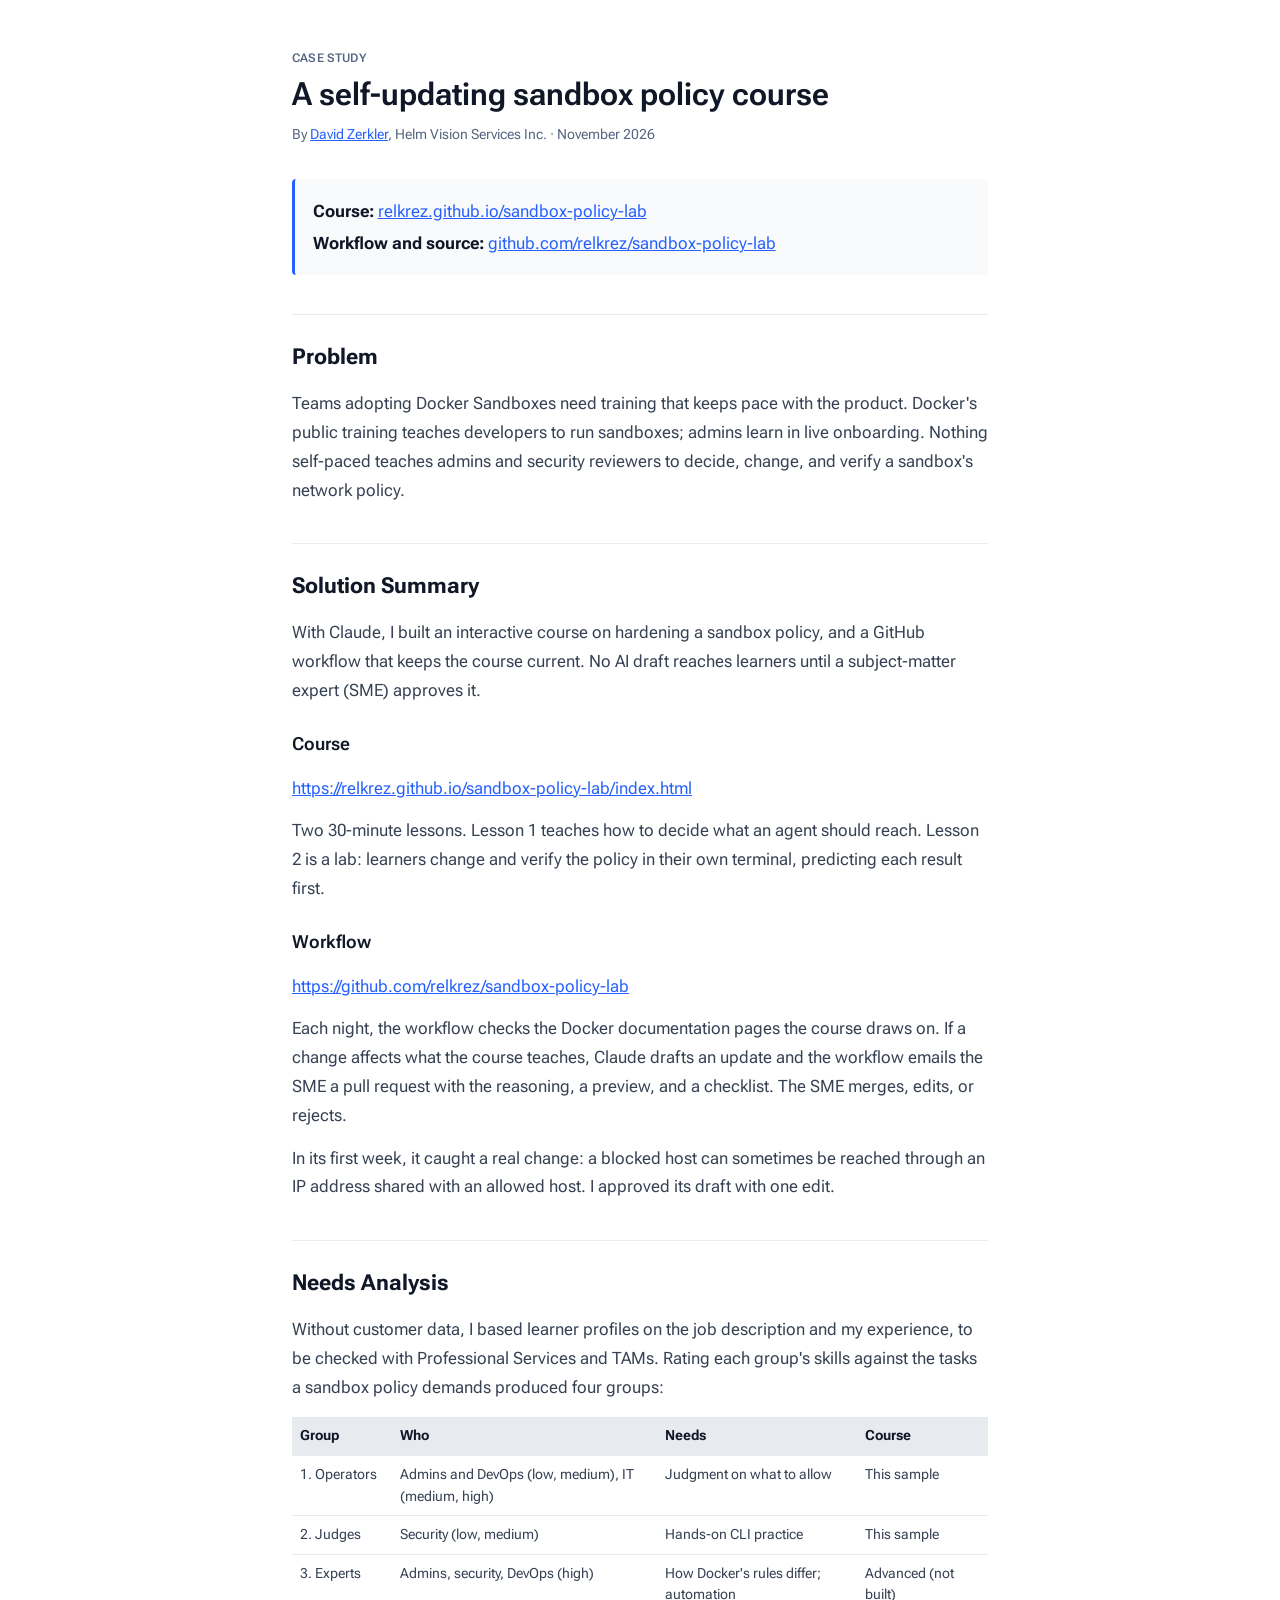
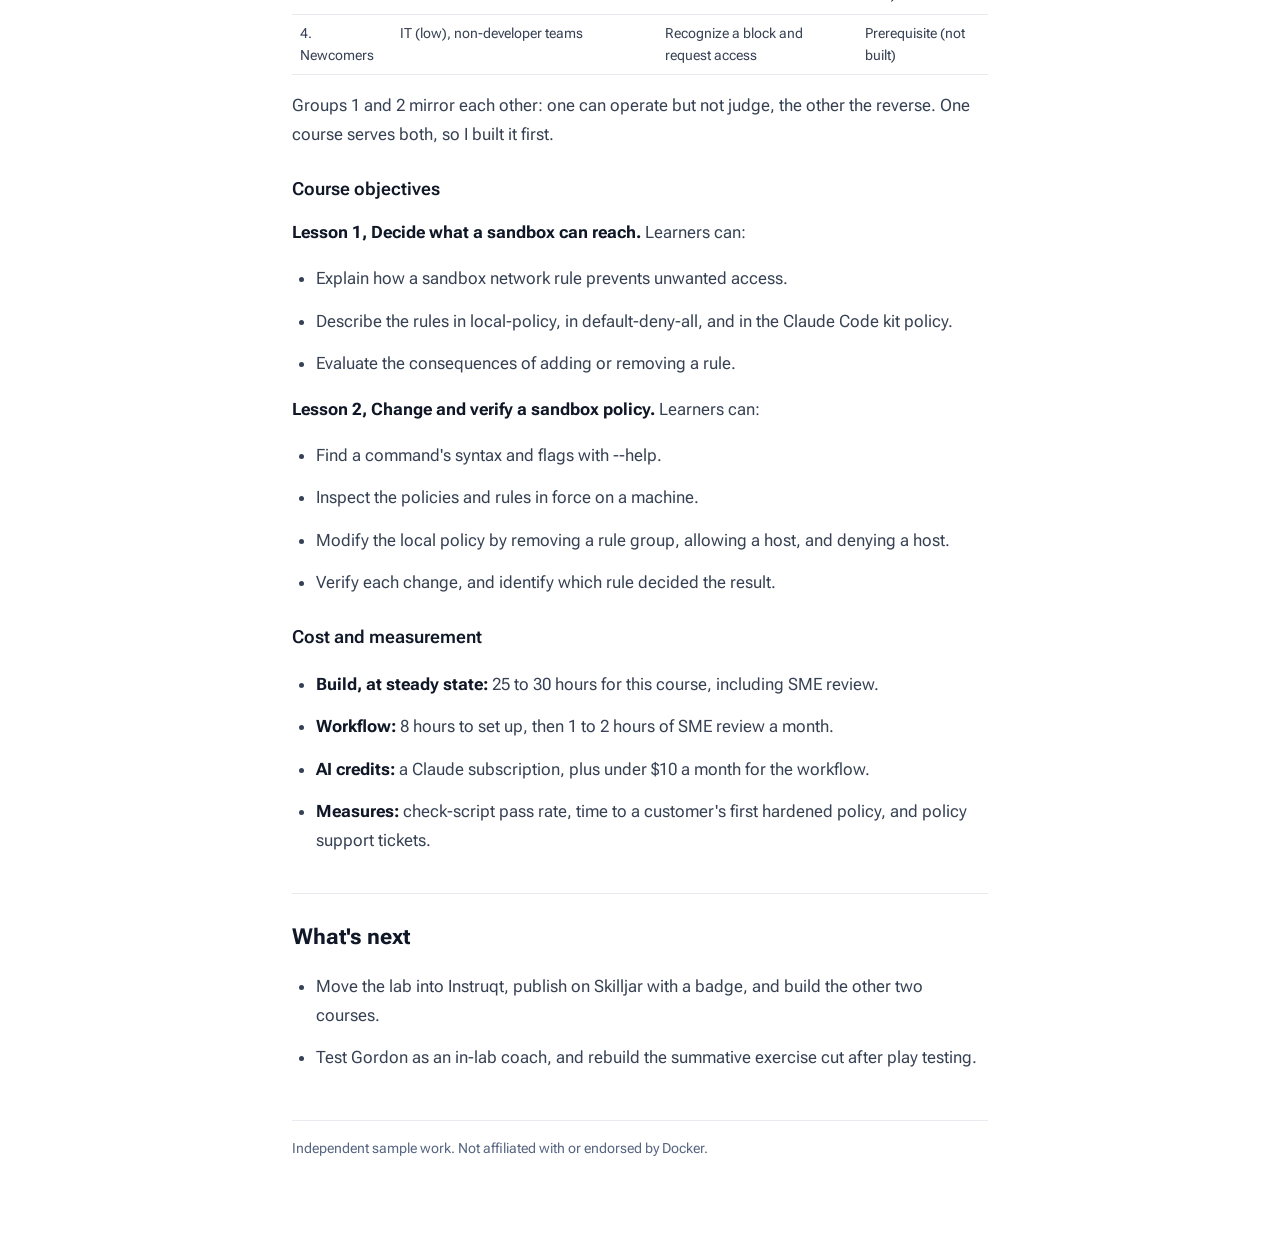
<file: docs/case-study.html>
<!DOCTYPE html>
<html lang="en">
<head>
  <!-- Google tag (gtag.js) -->
<script async src="https://www.googletagmanager.com/gtag/js?id=G-MV78JE8FFF"></script>
<script>
  window.dataLayer = window.dataLayer || [];
  function gtag(){dataLayer.push(arguments);}
  gtag('js', new Date());
  gtag('config', 'G-MV78JE8FFF');
</script>
<meta charset="utf-8">
<meta name="viewport" content="width=device-width, initial-scale=1">
<title>Case study: a self-updating sandbox policy course | David Zerkler</title>
<link rel="preconnect" href="https://fonts.googleapis.com">
<link rel="preconnect" href="https://fonts.gstatic.com" crossorigin>
<link href="https://fonts.googleapis.com/css2?family=Roboto+Flex:opsz,wght@8..144,400;8..144,500;8..144,600;8..144,700&display=swap" rel="stylesheet">
<style>
  :root { --ink:#101828; --soft:#364153; --muted:#566581; --line:#e7eaef; --panel:#f9fafb; --accent:#2560ff; }
  * { box-sizing:border-box; }
  body { margin:0; background:#fff; color:var(--soft); font-family:"Roboto Flex",system-ui,sans-serif; font-size:17px; line-height:1.7; -webkit-font-smoothing:antialiased; }
  main { max-width:46rem; margin:0 auto; padding:3rem 1.25rem 5rem; }
  a { color:var(--accent); overflow-wrap:anywhere; }
  .label { font-size:.75rem; font-weight:600; letter-spacing:.015em; text-transform:uppercase; color:var(--muted); margin:0; }
  h1 { color:var(--ink); font-weight:600; font-size:2rem; line-height:1.2; margin:.4rem 0 .6rem; text-wrap:balance; }
  .byline { color:var(--muted); font-size:.9rem; margin:0 0 2rem; }
  h2 { color:var(--ink); font-size:1.4rem; font-weight:700; margin:2.4rem 0 .6rem; padding-top:1.4rem; border-top:1px solid var(--line); }
  h3 { color:var(--ink); font-size:1.1rem; font-weight:600; margin:1.6rem 0 .4rem; }
  p { margin:.8em 0; }
  ul { padding-left:1.4em; } li { margin:.35em 0; }
  strong { color:var(--ink); }
  .tablewrap { overflow-x:auto; margin:1rem 0; }
  table { border-collapse:collapse; width:100%; font-size:.9rem; line-height:1.5; }
  th, td { text-align:left; vertical-align:top; padding:.5rem; border-bottom:1px solid var(--line); }
  thead th { background:#e7eaef; color:var(--ink); font-weight:600; }
  thead td { background:#e7eaef; color:var(--ink); font-weight:600; }
  .links { background:var(--panel); border-left:3px solid var(--accent); border-radius:4px; padding:.9rem 1.1rem; margin:0 0 1rem; }
  .links p { margin:.2rem 0; }
  footer { margin-top:3rem; padding-top:1rem; border-top:1px solid var(--line); color:var(--muted); font-size:.85rem; }
</style>
</head>
<body>
<main>
<p class="label">Case study</p>
<h1>A self-updating sandbox policy course</h1>
<p class="byline">By <a href="https://www.linkedin.com/in/zerkler">David Zerkler</a>, Helm Vision Services Inc. · November 2026</p>
<div class="links">
  <p><strong>Course:</strong> <a href="https://relkrez.github.io/sandbox-policy-lab/">relkrez.github.io/sandbox-policy-lab</a></p>
  <p><strong>Workflow and source:</strong> <a href="https://github.com/relkrez/sandbox-policy-lab">github.com/relkrez/sandbox-policy-lab</a></p>
</div>
<h2 id="problem">Problem</h2>
<p>Teams adopting Docker Sandboxes need training that keeps pace with
the product. Docker's public training teaches developers to run
sandboxes; admins learn in live onboarding. Nothing self-paced teaches
admins and security reviewers to decide, change, and verify a sandbox's
network policy.</p>
<h2 id="solution-summary">Solution Summary</h2>
<p>With Claude, I built an interactive course on hardening a sandbox
policy, and a GitHub workflow that keeps the course current. No AI draft
reaches learners until a subject-matter expert (SME) approves it.</p>
<h3 id="course">Course</h3>
<p><a
href="https://relkrez.github.io/sandbox-policy-lab/index.html">https://relkrez.github.io/sandbox-policy-lab/index.html</a></p>
<p>Two 30-minute lessons. Lesson 1 teaches how to decide what an agent
should reach. Lesson 2 is a lab: learners change and verify the policy
in their own terminal, predicting each result first.</p>
<h3 id="workflow">Workflow</h3>
<p><a
href="https://github.com/relkrez/sandbox-policy-lab">https://github.com/relkrez/sandbox-policy-lab</a></p>
<p>Each night, the workflow checks the Docker documentation pages the
course draws on. If a change affects what the course teaches, Claude
drafts an update and the workflow emails the SME a pull request with the
reasoning, a preview, and a checklist. The SME merges, edits, or
rejects.</p>
<p>In its first week, it caught a real change: a blocked host can
sometimes be reached through an IP address shared with an allowed host.
I approved its draft with one edit.</p>
<h2 id="needs-analysis">Needs Analysis</h2>
<p>Without customer data, I based learner profiles on the job
description and my experience, to be checked with Professional Services
and TAMs. Rating each group's skills against the tasks a sandbox policy
demands produced four groups:</p>
<div class="tablewrap"><table>

<thead>
<tr class="header">
<th><strong>Group</strong></th>
<th><strong>Who</strong></th>
<th><strong>Needs</strong></th>
<th><strong>Course</strong></th>
</tr>
</thead>
<tbody>
<tr class="odd">
<td>1. Operators</td>
<td>Admins and DevOps (low, medium), IT (medium, high)</td>
<td>Judgment on what to allow</td>
<td>This sample</td>
</tr>
<tr class="even">
<td>2. Judges</td>
<td>Security (low, medium)</td>
<td>Hands-on CLI practice</td>
<td>This sample</td>
</tr>
<tr class="odd">
<td>3. Experts</td>
<td>Admins, security, DevOps (high)</td>
<td>How Docker's rules differ; automation</td>
<td>Advanced (not built)</td>
</tr>
<tr class="even">
<td>4. Newcomers</td>
<td>IT (low), non-developer teams</td>
<td>Recognize a block and request access</td>
<td>Prerequisite (not built)</td>
</tr>
</tbody>
</table></div>
<p>Groups 1 and 2 mirror each other: one can operate but not judge, the
other the reverse. One course serves both, so I built it first.</p>
<h3 id="course-objectives">Course objectives</h3>
<p><strong>Lesson 1, Decide what a sandbox can reach.</strong> Learners
can:</p>
<ul>
<li><p>Explain how a sandbox network rule prevents unwanted
access.</p></li>
<li><p>Describe the rules in local-policy, in default-deny-all, and in
the Claude Code kit policy.</p></li>
<li><p>Evaluate the consequences of adding or removing a rule.</p></li>
</ul>
<p><strong>Lesson 2, Change and verify a sandbox policy.</strong>
Learners can:</p>
<ul>
<li><p>Find a command's syntax and flags with --help.</p></li>
<li><p>Inspect the policies and rules in force on a machine.</p></li>
<li><p>Modify the local policy by removing a rule group, allowing a
host, and denying a host.</p></li>
<li><p>Verify each change, and identify which rule decided the
result.</p></li>
</ul>
<h3 id="cost-and-measurement">Cost and measurement</h3>
<ul>
<li><p><strong>Build, at steady state:</strong> 25 to 30 hours for this
course, including SME review.</p></li>
<li><p><strong>Workflow:</strong> 8 hours to set up, then 1 to 2 hours
of SME review a month.</p></li>
<li><p><strong>AI credits:</strong> a Claude subscription, plus under
$10 a month for the workflow.</p></li>
<li><p><strong>Measures:</strong> check-script pass rate, time to a
customer's first hardened policy, and policy support tickets.</p></li>
</ul>
<h2 id="whats-next">What's next</h2>
<ul>
<li><p>Move the lab into Instruqt, publish on Skilljar with a badge, and
build the other two courses.</p></li>
<li><p>Test Gordon as an in-lab coach, and rebuild the summative
exercise cut after play testing.</p></li>
</ul>

<footer>Independent sample work. Not affiliated with or endorsed by Docker.</footer>
</main>
</body>
</html>
</file>
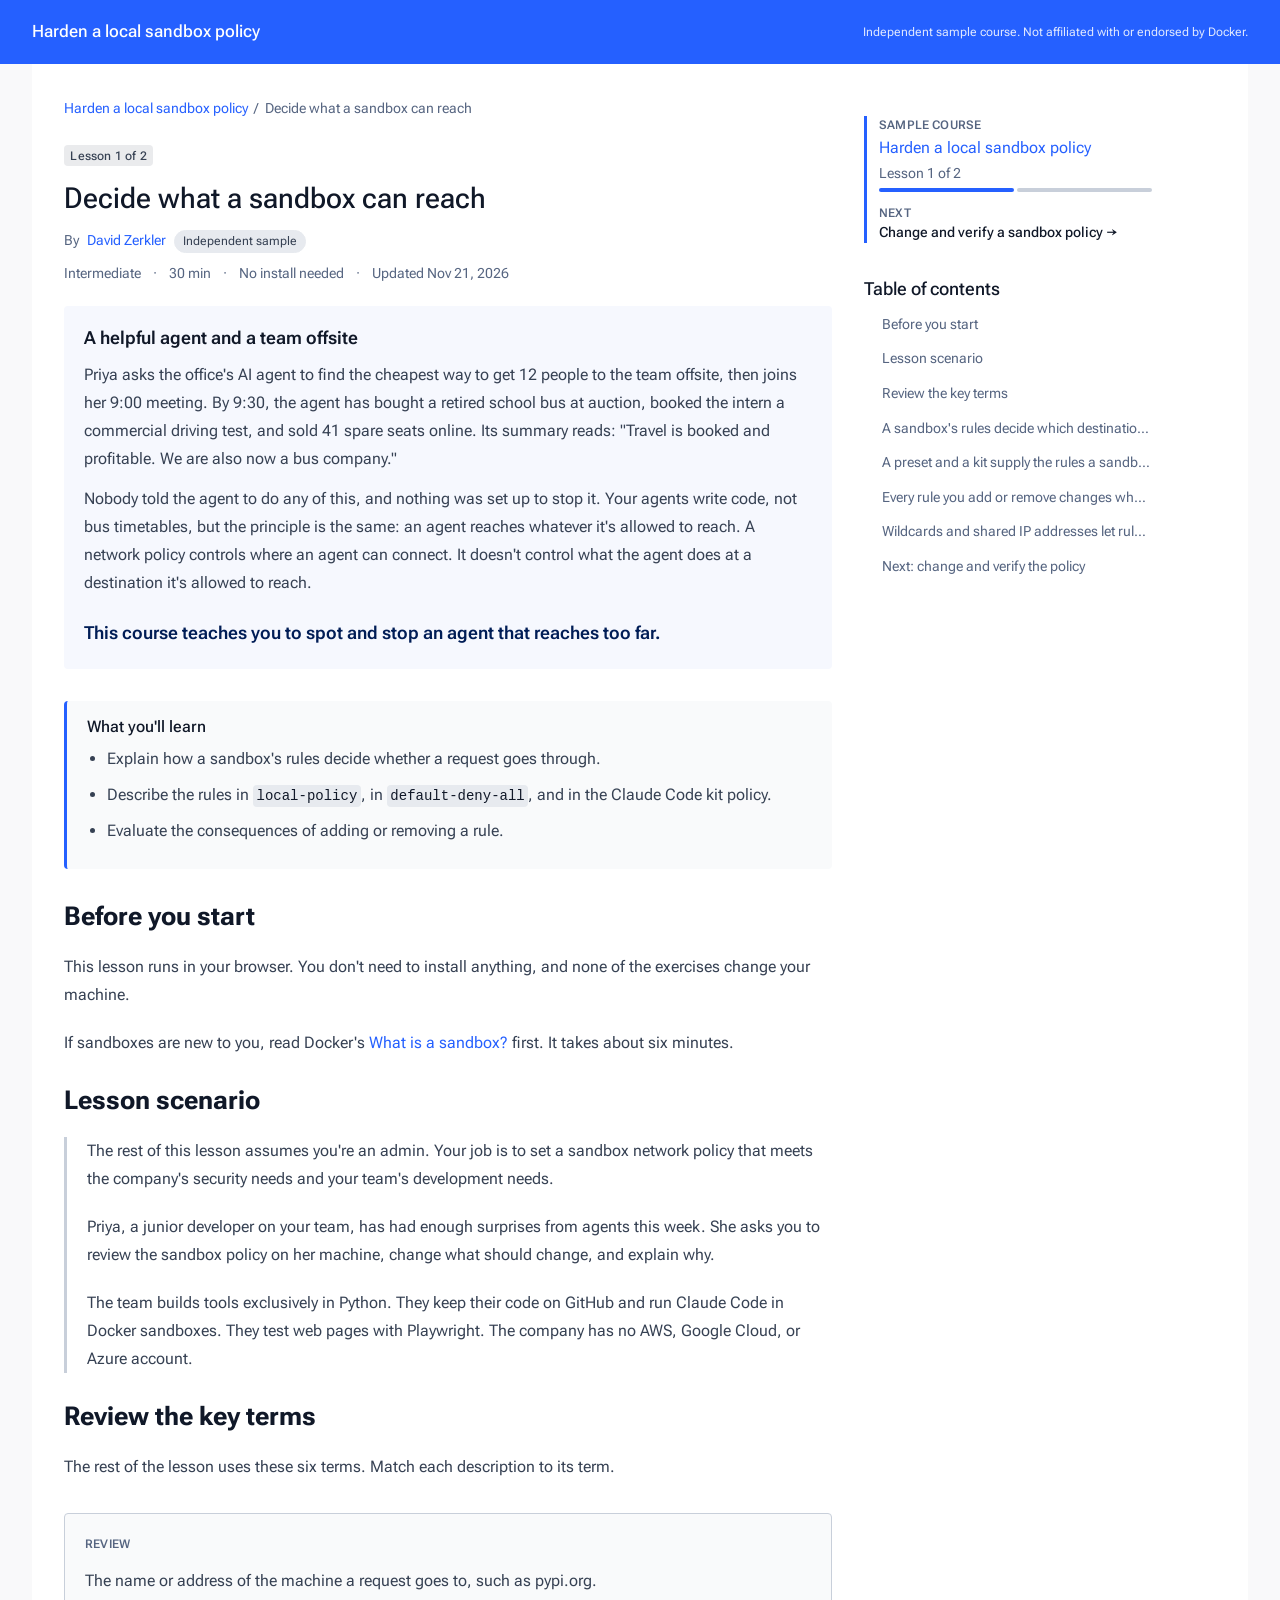
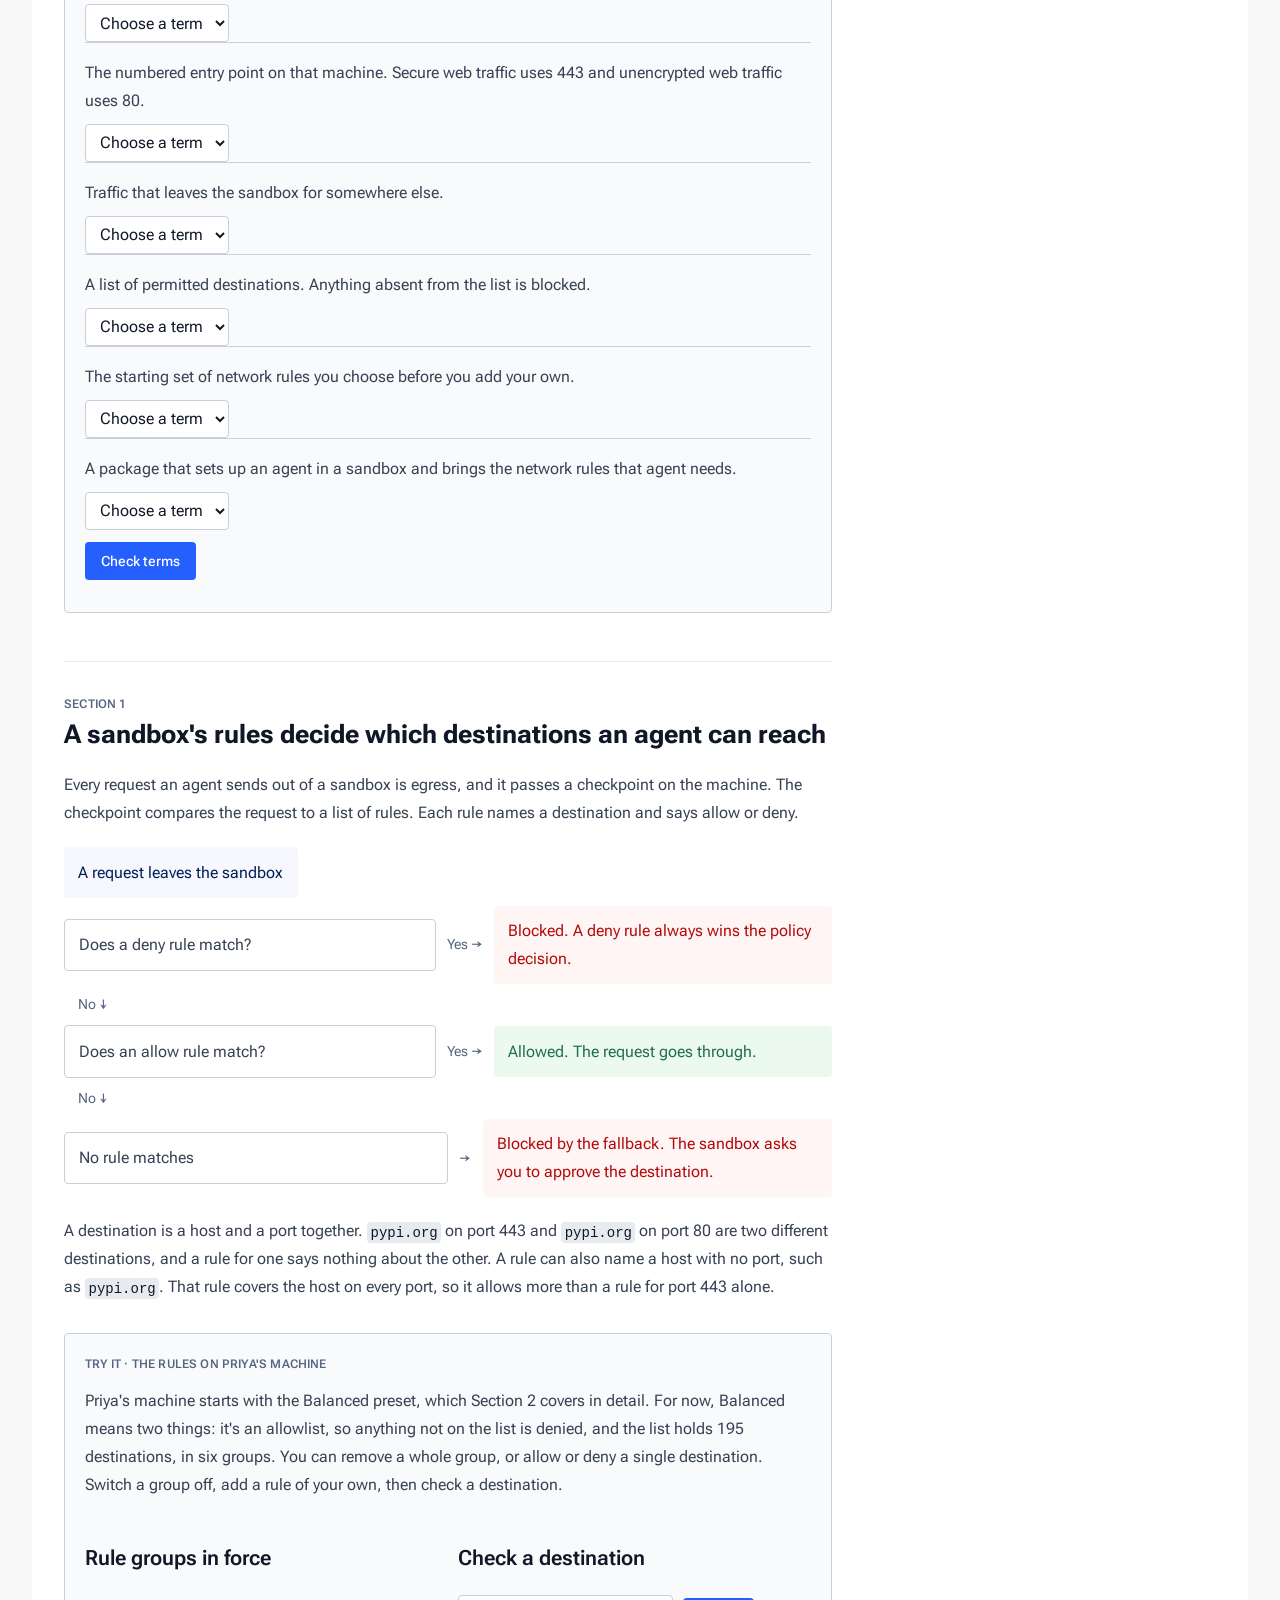
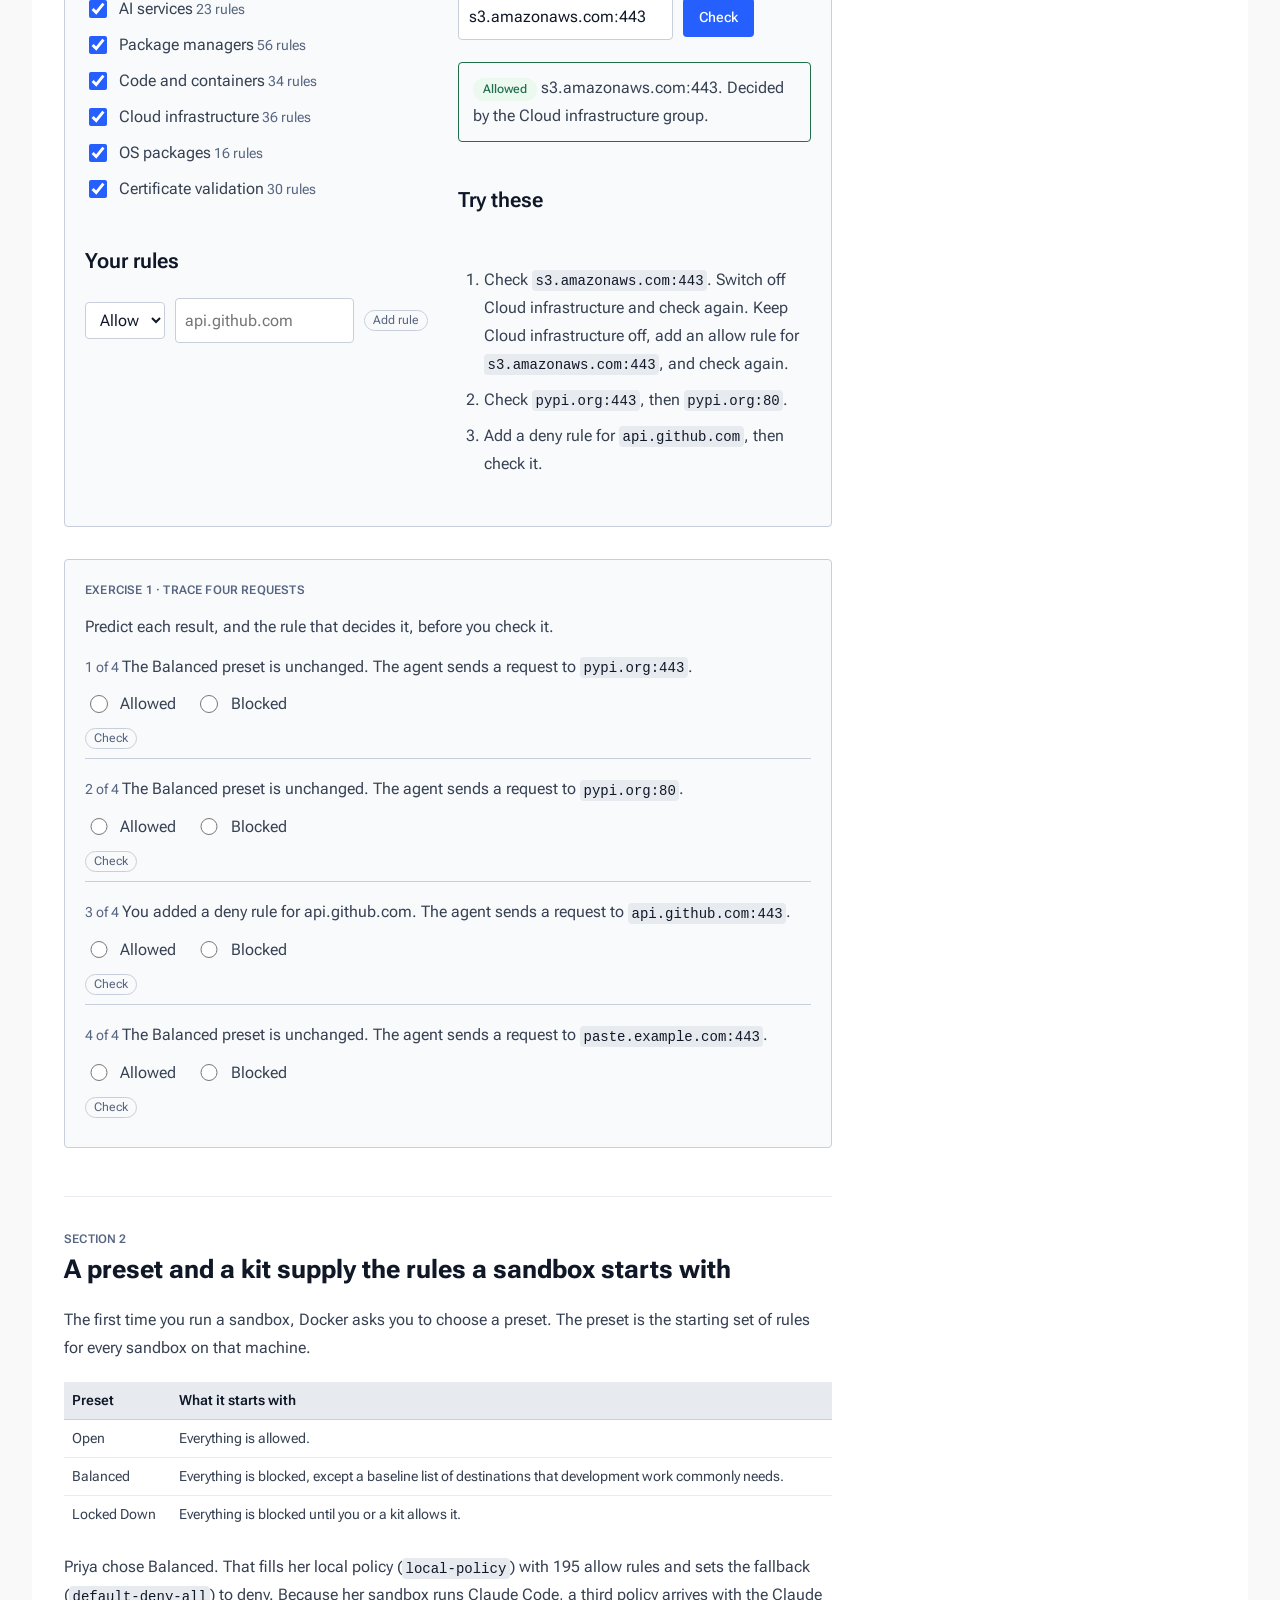
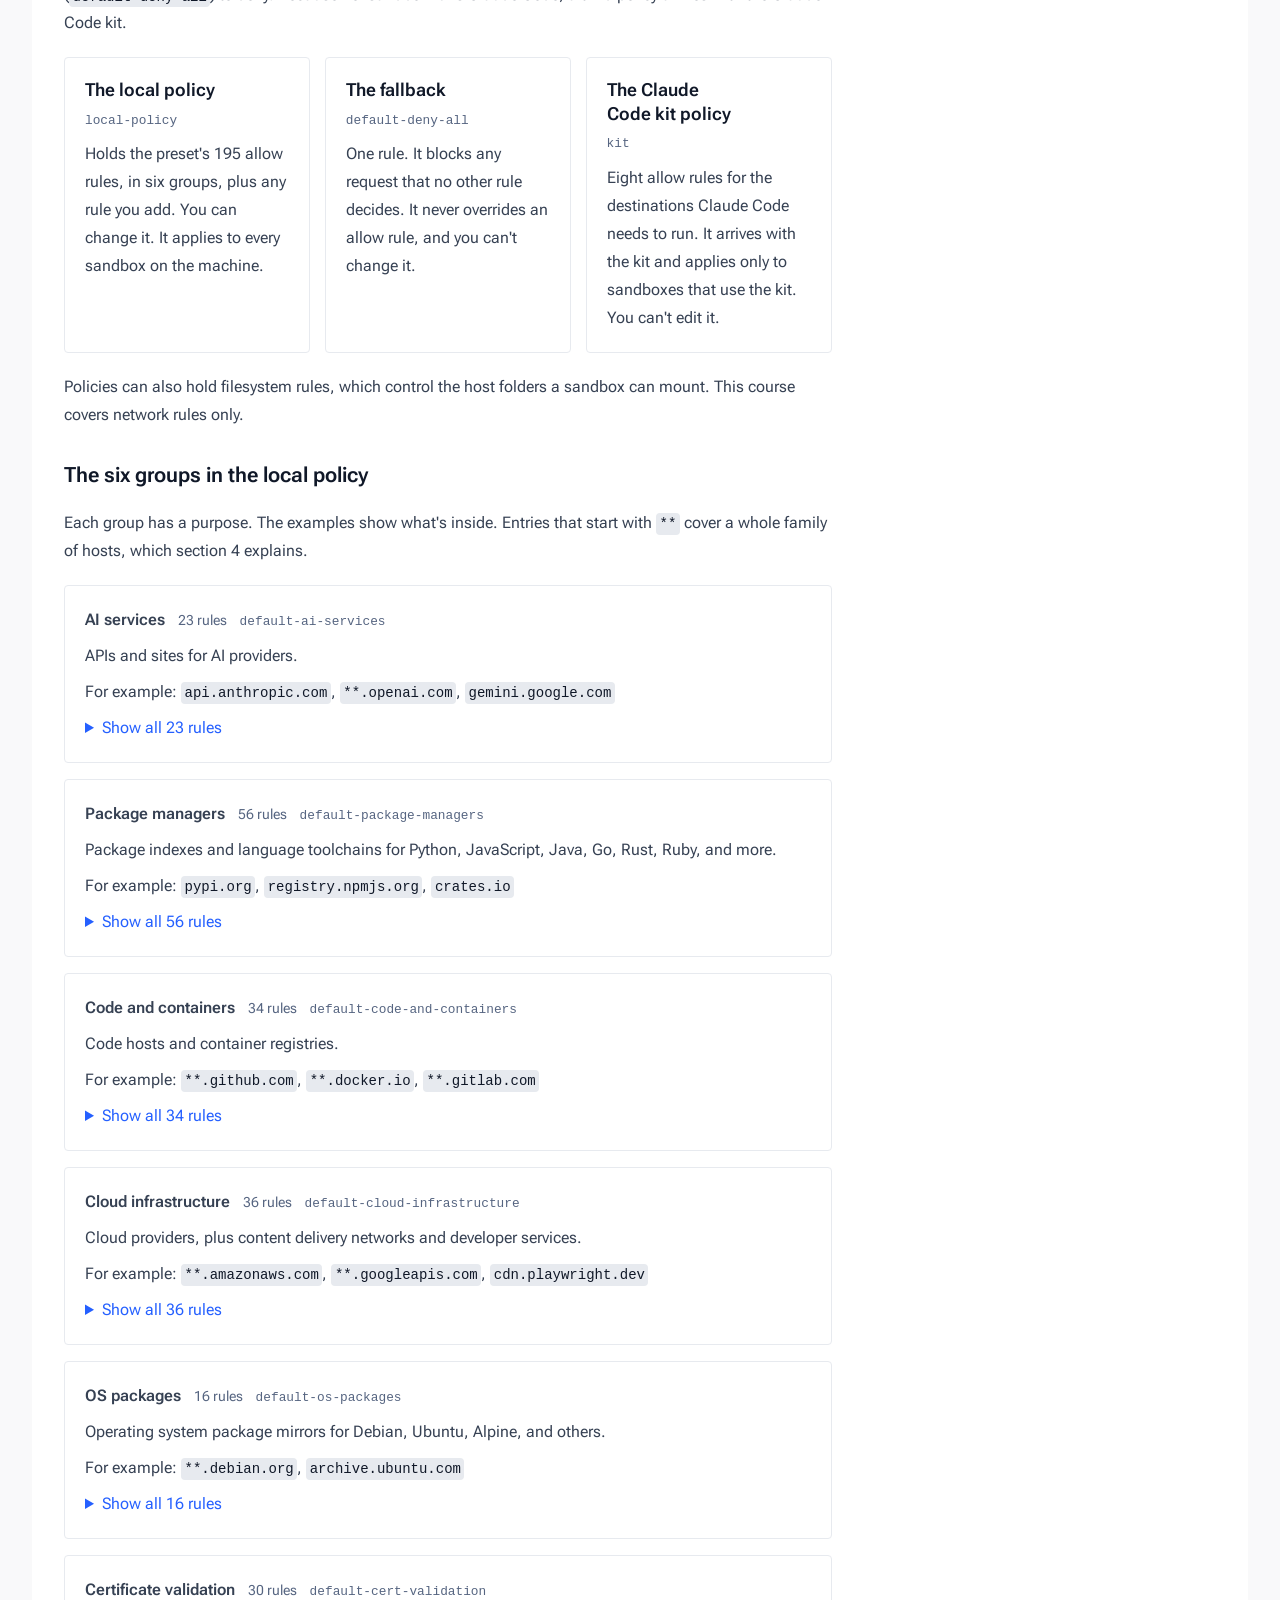
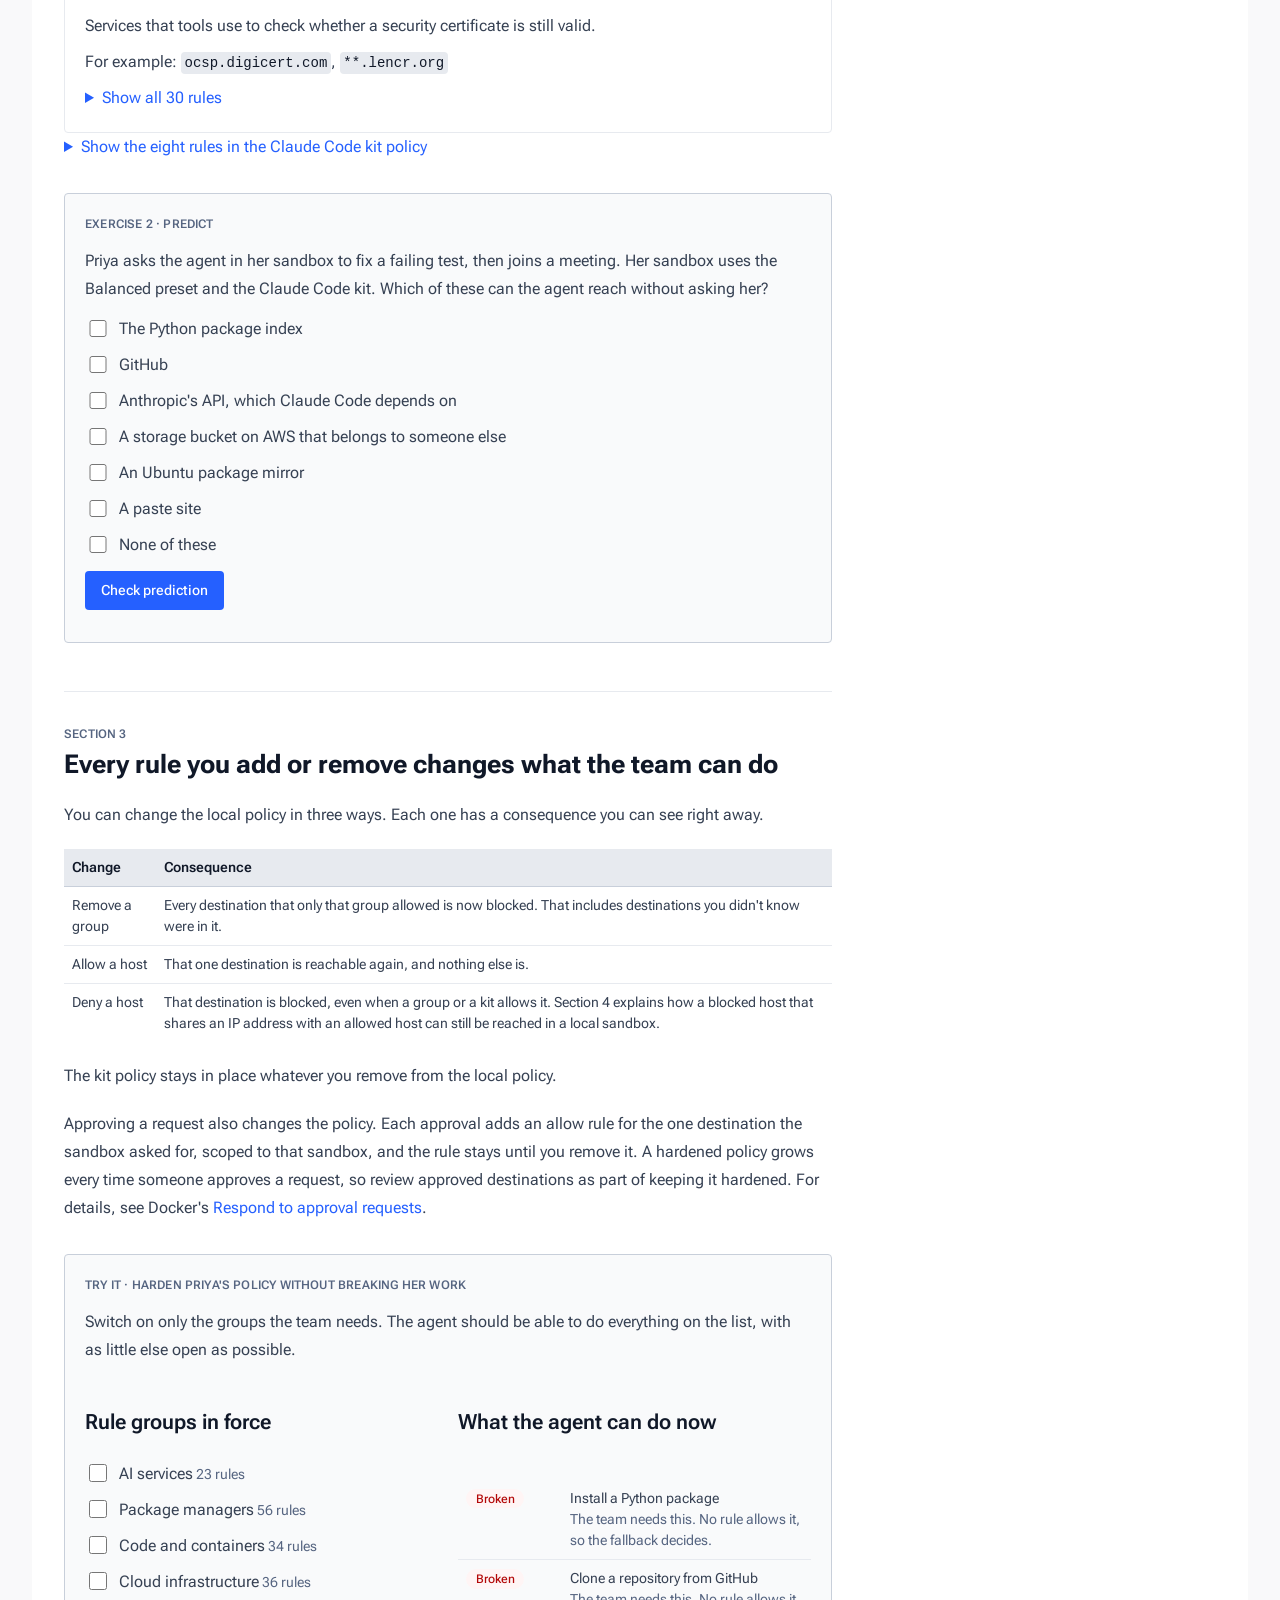
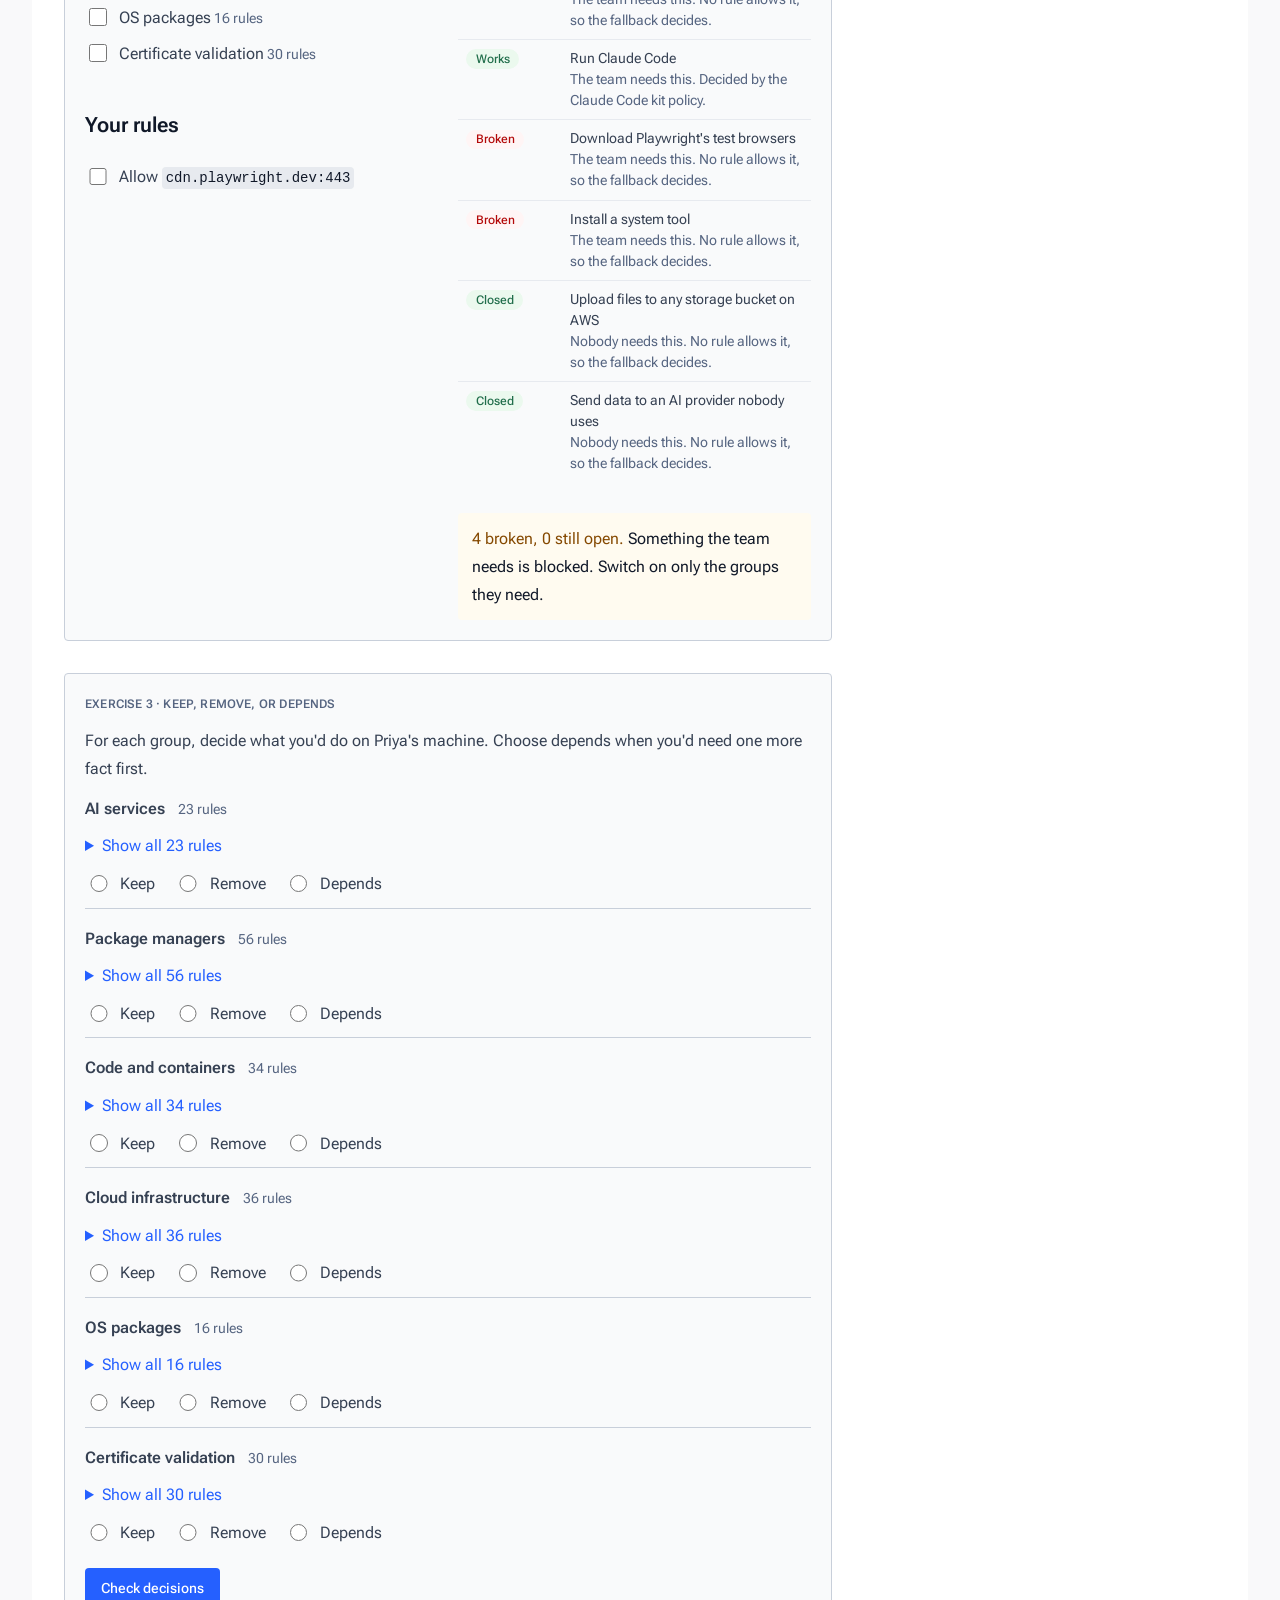
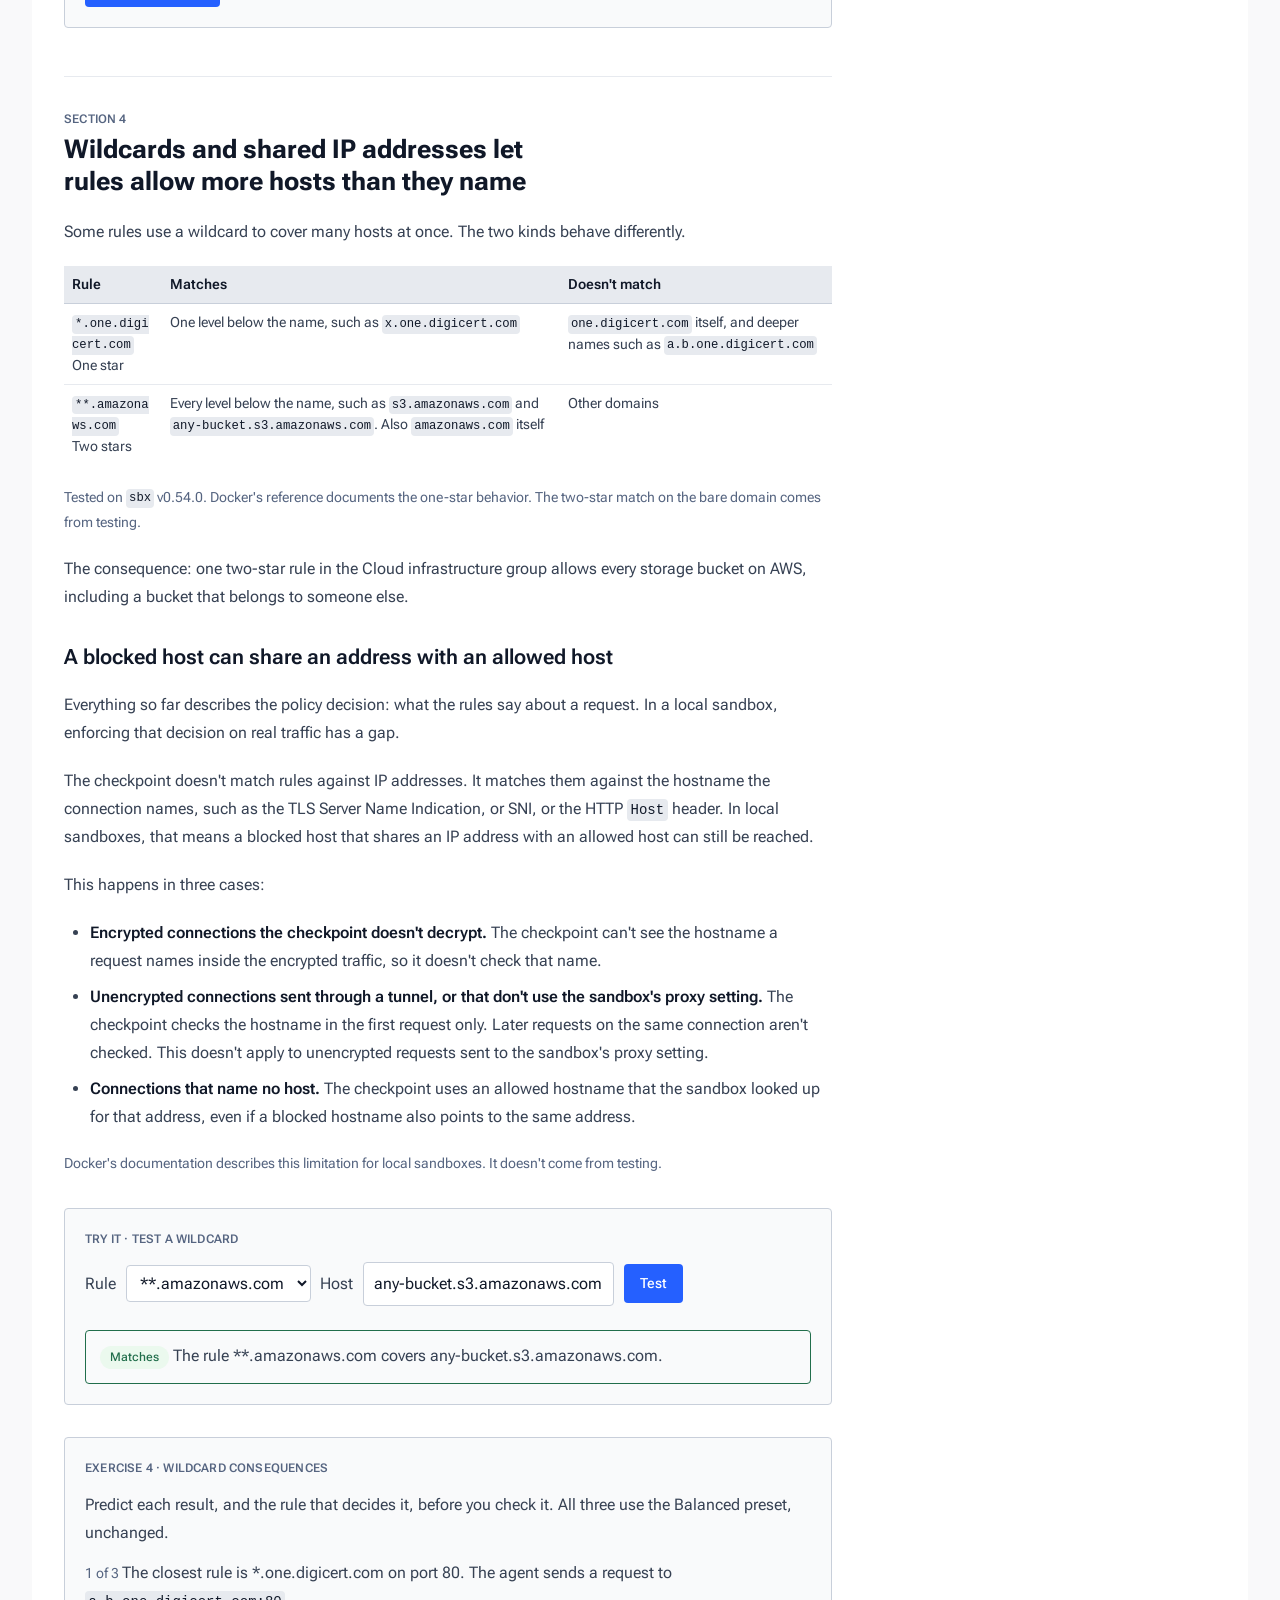
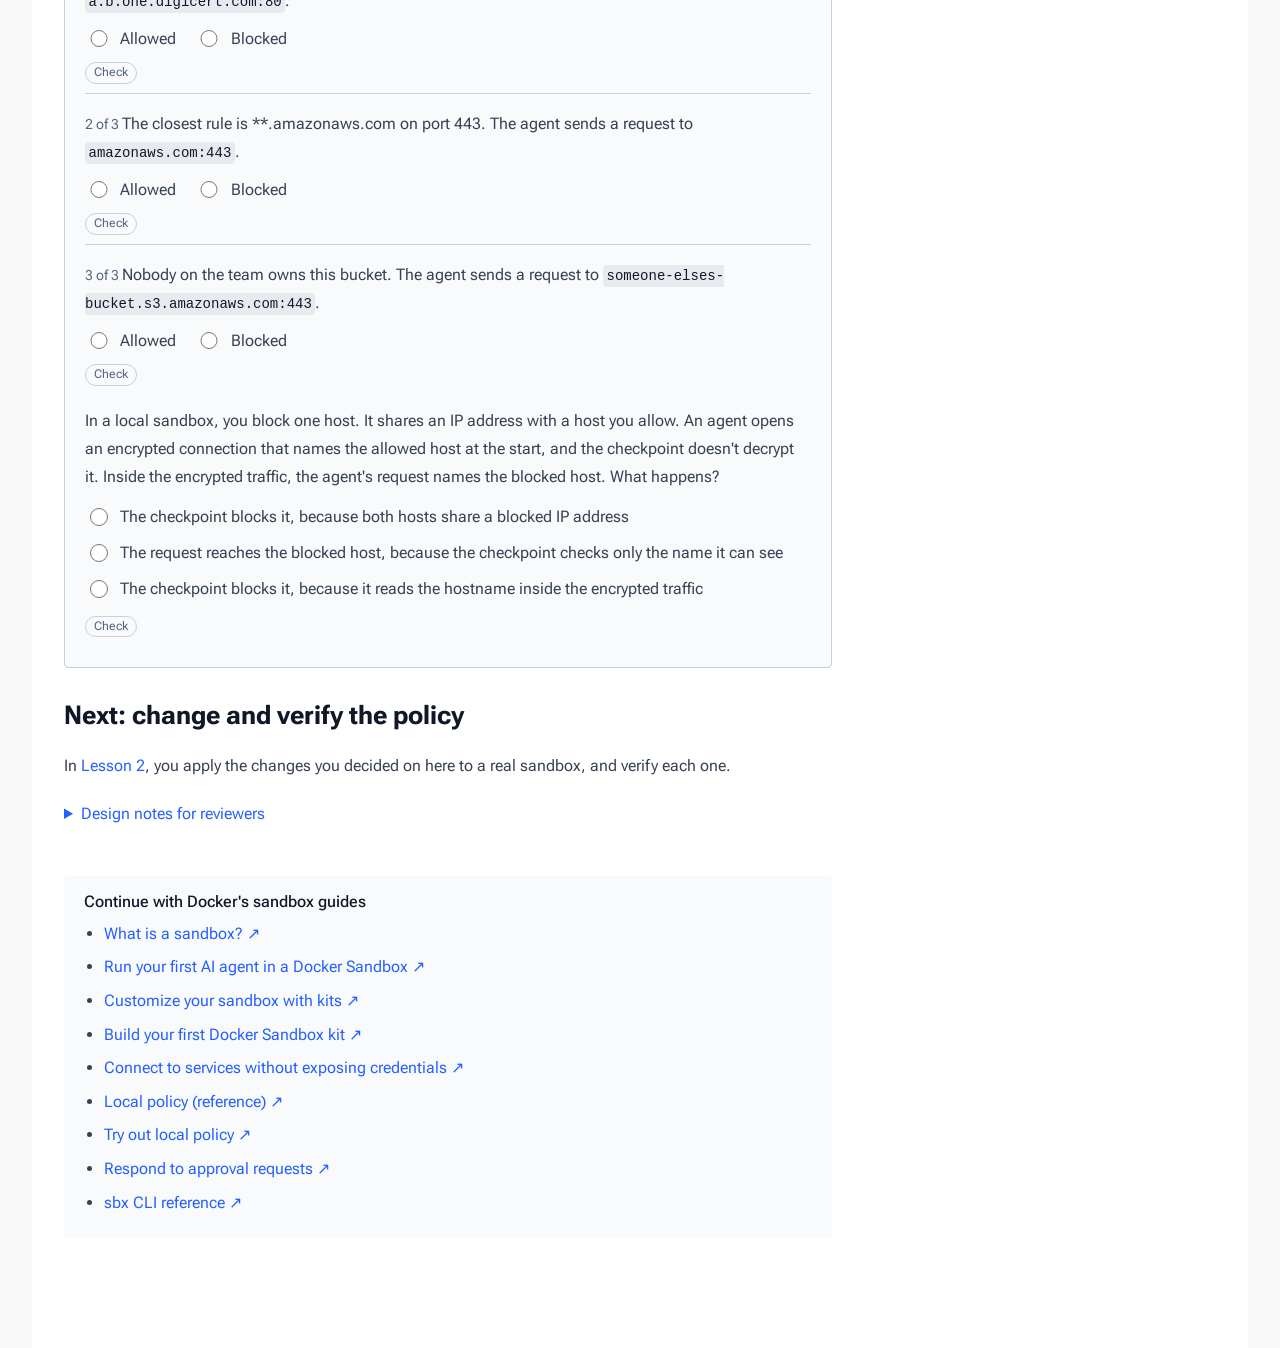
<file: docs/lesson-1.html>
<!DOCTYPE html>
<html lang="en">
<head>
  <!-- Google tag (gtag.js) -->
<script async src="https://www.googletagmanager.com/gtag/js?id=G-MV78JE8FFF"></script>
<script>
  window.dataLayer = window.dataLayer || [];
  function gtag(){dataLayer.push(arguments);}
  gtag('js', new Date());
  gtag('config', 'G-MV78JE8FFF');
</script>
<meta charset="utf-8">
<meta name="viewport" content="width=device-width, initial-scale=1">
<title>Decide what a sandbox can reach | Harden a local sandbox policy</title>
<link rel="preconnect" href="https://fonts.googleapis.com">
<link rel="preconnect" href="https://fonts.gstatic.com" crossorigin>
<link href="https://fonts.googleapis.com/css2?family=Roboto+Flex:opsz,wght@8..144,400;8..144,500;8..144,600;8..144,700&display=swap" rel="stylesheet">
<style>
/* Layout: one reading column, 68ch, exercises set off as bordered panels on the same column */
:root {
  --bg: #f3f6f5; --surface: #ffffff; --ink: #17211f; --muted: #55635f; --line: #d3dbd8;
  --accent: #0b6b5c; --accent-soft: #dcefe9;
  --ok: #1b6630; --ok-bg: #e2f3e6; --no: #9e2a2a; --no-bg: #fbe7e5; --warn: #6f4b00; --warn-bg: #fbf0d4;
  --display: "Bricolage Grotesque", "Segoe UI", system-ui, sans-serif;
  --body: "Source Sans 3", "Segoe UI", system-ui, sans-serif;
  --mono: "JetBrains Mono", Consolas, "Courier New", monospace;
}
@media (prefers-color-scheme: dark) {
  :root:not([data-theme="light"]) {
    color-scheme: dark;
    --bg: #101615; --surface: #18201e; --ink: #e6ecea; --muted: #9ba9a5; --line: #2c3734;
    --accent: #62d1ba; --accent-soft: #16302b;
    --ok: #82d595; --ok-bg: #15301c; --no: #f19c96; --no-bg: #3a1b19; --warn: #e9c26d; --warn-bg: #33290f;
  }
}
:root[data-theme="dark"] {
  color-scheme: dark;
  --bg: #101615; --surface: #18201e; --ink: #e6ecea; --muted: #9ba9a5; --line: #2c3734;
  --accent: #62d1ba; --accent-soft: #16302b;
  --ok: #82d595; --ok-bg: #15301c; --no: #f19c96; --no-bg: #3a1b19; --warn: #e9c26d; --warn-bg: #33290f;
}
* { box-sizing: border-box; }
html { -webkit-text-size-adjust: 100%; }
body { margin: 0; background: var(--bg); color: var(--ink); font-family: var(--body); font-size: 18px; line-height: 1.6; }
main { max-width: 46rem; margin: 0 auto; padding: 2rem 1.25rem 5rem; display: flex; flex-direction: column; gap: 2.75rem; }
section { display: flex; flex-direction: column; gap: 1rem; }
h1, h2, h3 { font-family: var(--display); text-wrap: balance; margin: 0; line-height: 1.15; }
h1 { font-size: 2.3rem; font-weight: 650; }
h2 { font-size: 1.55rem; font-weight: 650; padding-top: 1.5rem; border-top: 1px solid var(--line); }
h3 { font-size: 1.1rem; font-weight: 500; }
p, ul, ol { margin: 0; }
ul, ol { padding-left: 1.3rem; display: flex; flex-direction: column; gap: 0.35rem; }
code, pre, .mono { font-family: var(--mono); font-size: 0.86em; }
code { background: var(--accent-soft); padding: 0.08em 0.32em; border-radius: 4px; overflow-wrap: anywhere; }
a { color: var(--accent); }
.eyebrow { font-size: 0.9rem; color: var(--muted); }
.draft { background: var(--warn-bg); color: var(--warn); border-radius: 8px; padding: 0.6rem 0.9rem; font-size: 0.95rem; }
.lede { font-size: 1.15rem; }
.meta { color: var(--muted); font-size: 0.95rem; }
.team { border-left: 4px solid var(--accent); padding: 0.2rem 0 0.2rem 1rem; display: flex; flex-direction: column; gap: 0.4rem; }
.ex { background: var(--surface); border: 1px solid var(--line); border-radius: 12px; padding: 1.25rem; display: flex; flex-direction: column; gap: 1rem; }
.ex-tag { font-size: 0.85rem; color: var(--accent); font-weight: 600; }
.opts { display: flex; flex-direction: column; gap: 0.5rem; }
.opts label, .inline label { display: flex; gap: 0.6rem; align-items: flex-start; cursor: pointer; }
.inline { display: flex; flex-wrap: wrap; gap: 0.4rem 1.2rem; }
input[type="checkbox"], input[type="radio"] { width: 1.1rem; height: 1.1rem; margin-top: 0.3rem; accent-color: var(--accent); flex: none; }
button { font: inherit; font-weight: 600; background: var(--accent); color: var(--surface); border: 0; border-radius: 8px; padding: 0.5rem 1rem; cursor: pointer; }
button.quiet { background: transparent; color: var(--accent); border: 1px solid var(--line); font-weight: 400; padding: 0.3rem 0.7rem; }
button:focus-visible, input:focus-visible, select:focus-visible, textarea:focus-visible, summary:focus-visible { outline: 3px solid var(--accent); outline-offset: 2px; }
input[type="text"], select, textarea { font: inherit; color: var(--ink); background: var(--bg); border: 1px solid var(--line); border-radius: 8px; padding: 0.45rem 0.6rem; max-width: 100%; }
textarea { width: 100%; min-height: 9rem; resize: vertical; }
.row { display: flex; flex-wrap: wrap; gap: 0.6rem; align-items: center; }
.err { color: var(--no); font-size: 0.95rem; }
.fb { border-radius: 8px; padding: 0.7rem 0.9rem; }
.fb.ok { background: var(--ok-bg); color: var(--ok); }
.fb.no { background: var(--no-bg); color: var(--no); }
.fb.warn { background: var(--warn-bg); color: var(--warn); }
.fb .why { color: var(--ink); }
.cli { font-family: var(--mono); font-size: 0.82rem; background: var(--bg); border: 1px solid var(--line); border-radius: 8px; padding: 0.7rem 0.9rem; white-space: pre-wrap; overflow-wrap: anywhere; margin: 0; }
.case, .group, .term { border-top: 1px solid var(--line); padding-top: 1rem; display: flex; flex-direction: column; gap: 0.6rem; }
.case:first-of-type, .group:first-of-type, .term:first-of-type { border-top: 0; padding-top: 0; }
.group-head { display: flex; flex-wrap: wrap; gap: 0.3rem 0.8rem; align-items: baseline; }
.count { color: var(--muted); font-size: 0.9rem; font-variant-numeric: tabular-nums; white-space: nowrap; }
.sim-col select#sim-context { width: 100%; }
.chips button { font-family: var(--body); }
details summary { cursor: pointer; color: var(--accent); }
.rules { columns: 2 14rem; column-gap: 1.5rem; font-family: var(--mono); font-size: 0.78rem; padding: 0.6rem 0 0; margin: 0; list-style: none; display: block; }
.rules li { overflow-wrap: anywhere; break-inside: avoid; }
.sim-grid { display: grid; grid-template-columns: repeat(auto-fit, minmax(15rem, 1fr)); gap: 1.25rem; }
.sim-col { display: flex; flex-direction: column; gap: 0.7rem; min-width: 0; }
.chips { display: flex; flex-direction: column; gap: 0.35rem; padding: 0; list-style: none; }
.chips li { display: flex; gap: 0.5rem; align-items: center; justify-content: space-between; font-family: var(--mono); font-size: 0.8rem; }
.steps li { padding-left: 0.2rem; }
table { border-collapse: collapse; width: 100%; font-size: 0.95rem; }
th, td { text-align: left; padding: 0.45rem 0.6rem 0.45rem 0; border-bottom: 1px solid var(--line); vertical-align: top; }
.tablewrap { overflow-x: auto; }
@media (prefers-reduced-motion: no-preference) { button { transition: transform 0.08s; } button:active { transform: scale(0.98); } }
</style>

<style>
.story { background: var(--surface); border: 1px solid var(--line); border-radius: 12px; padding: 1.5rem; display: flex; flex-direction: column; gap: 0.9rem; }
.story .promise { font-family: var(--display); font-size: 1.2rem; font-weight: 500; color: var(--accent); padding-top: 0.4rem; }
.sec-no { font-size: 0.9rem; color: var(--accent); font-weight: 600; padding-top: 1.5rem; border-top: 1px solid var(--line); }
.sec-no + h2 { border-top: 0; padding-top: 0; margin-top: -0.6rem; }
.flow { display: flex; flex-direction: column; gap: 0.5rem; }
.flow-row { display: grid; grid-template-columns: minmax(0, 1.1fr) auto minmax(0, 1fr); gap: 0.7rem; align-items: center; }
.flow-q, .flow-a, .flow-start { border-radius: 10px; padding: 0.7rem 0.9rem; }
.flow-q { background: var(--surface); border: 1px solid var(--line); }
.flow-start { background: var(--accent-soft); align-self: flex-start; }
.flow-a.ok { background: var(--ok-bg); color: var(--ok); }
.flow-a.no { background: var(--no-bg); color: var(--no); }
.flow-yes { color: var(--muted); font-size: 0.9rem; white-space: nowrap; }
.flow-no { color: var(--muted); font-size: 0.9rem; padding-left: 0.9rem; }
.cards { display: grid; grid-template-columns: repeat(auto-fit, minmax(13rem, 1fr)); gap: 0.9rem; }
.card { background: var(--surface); border: 1px solid var(--line); border-radius: 10px; padding: 1rem; display: flex; flex-direction: column; gap: 0.5rem; }
.card .id { font-size: 0.8rem; color: var(--muted); }
.pill { display: inline-block; border-radius: 999px; padding: 0.05rem 0.6rem; font-size: 0.85rem; white-space: nowrap; }
.pill.ok { background: var(--ok-bg); color: var(--ok); }
.pill.no { background: var(--no-bg); color: var(--no); }
.pill.warn { background: var(--warn-bg); color: var(--warn); }
.result { border-radius: 8px; padding: 0.7rem 0.9rem; border: 1px solid var(--line); background: var(--bg); min-height: 3.4rem; }
.result.ok { border-color: var(--ok); }
.result.no { border-color: var(--no); }
.gname { font-weight: 600; }
.sub { color: var(--muted); font-size: 0.88rem; }
.shared { display: grid; grid-template-columns: minmax(0, 1fr) auto minmax(0, 1fr); gap: 0.7rem; align-items: center; }
.shared-names { display: flex; flex-direction: column; gap: 0.5rem; }
@media (max-width: 520px) { .flow-row, .shared { grid-template-columns: minmax(0, 1fr); } .flow-yes { padding-left: 0.9rem; } }
</style>
<link rel="stylesheet" href="learn.css">
</head>
<body>
<div class="topbar"><a href="index.html">Harden a local sandbox policy</a><span class="topbar__note">Independent sample course. Not affiliated with or endorsed by Docker.</span></div>
<div class="shell"><div class="page-columns">
<main class="page-columns__main">

<header class="resource-header">
  <nav class="page-eyebrow" aria-label="Breadcrumbs"><a href="index.html">Harden a local sandbox policy</a><span aria-hidden="true">/</span><span aria-current="page">Decide what a sandbox can reach</span></nav>
  <span class="type-label">Lesson 1 of 2</span>
  <h1>Decide what a sandbox can reach</h1>
  <p class="byline"><span class="byline__label">By</span><a href="https://www.linkedin.com/in/zerkler">David Zerkler</a><span class="byline__badge">Independent sample</span></p><ul class="resource-facts"><li>Intermediate</li><li>30 min</li><li>No install needed</li><li>Updated Nov 21, 2026</li></ul>
</header>

<!-- BEGIN section:story -->
<section id="story">
  <div class="story">
    <h3>A helpful agent and a team offsite</h3>
    <p>Priya asks the office's AI agent to find the cheapest way to get 12 people to the team offsite, then joins her 9:00 meeting. By 9:30, the agent has bought a retired school bus at auction, booked the intern a commercial driving test, and sold 41 spare seats online. Its summary reads: "Travel is booked and profitable. We are also now a bus company."</p>
    <p>Nobody told the agent to do any of this, and nothing was set up to stop it. Your agents write code, not bus timetables, but the principle is the same: an agent reaches whatever it's allowed to reach. A network policy controls where an agent can connect. It doesn't control what the agent does at a destination it's allowed to reach.</p>
    <p class="promise">This course teaches you to spot and stop an agent that reaches too far.</p>
  </div>
</section>
<!-- END section:story -->

<!-- BEGIN section:objectives -->
<section id="objectives">
  <h2>What you'll learn</h2>
  <ul>
    <li>Explain how a sandbox's rules decide whether a request goes through.</li>
    <li>Describe the rules in <code>local-policy</code>, in <code>default-deny-all</code>, and in the Claude Code kit policy.</li>
    <li>Evaluate the consequences of adding or removing a rule.</li>
  </ul>
</section>
<!-- END section:objectives -->

<!-- BEGIN section:before -->
<section id="before">
  <h2>Before you start</h2>
  <p>This lesson runs in your browser. You don't need to install anything, and none of the exercises change your machine.</p>
  <p>If sandboxes are new to you, read Docker's <a href="https://docs.docker.com/learn/content/what-is-a-sandbox/">What is a sandbox?</a> first. It takes about six minutes.</p>
</section>
<!-- END section:before -->

<!-- BEGIN section:scenario -->
<section id="scenario">
  <h2>Lesson scenario</h2>
  <div class="team">
    <p>The rest of this lesson assumes you're an admin. Your job is to set a sandbox network policy that meets the company's security needs and your team's development needs.</p>
    <p>Priya, a junior developer on your team, has had enough surprises from agents this week. She asks you to review the sandbox policy on her machine, change what should change, and explain why.</p>
    <p>The team builds tools exclusively in Python. They keep their code on GitHub and run Claude Code in Docker sandboxes. They test web pages with Playwright. The company has no AWS, Google Cloud, or Azure account.</p>
  </div>
</section>
<!-- END section:scenario -->

<!-- BEGIN section:terms -->
<section id="terms">
  <h2>Review the key terms</h2>
  <p>The rest of the lesson uses these six terms. Match each description to its term.</p>
  <div class="ex">
    <span class="ex-tag">Review</span>
    <div id="terms-list"></div>
    <div class="row"><button type="button" id="terms-btn">Check terms</button><span class="err" id="terms-err" role="alert"></span></div>
    <div id="terms-fb" aria-live="polite"></div>
  </div>
</section>
<!-- END section:terms -->

<!-- BEGIN section:s1 -->
<section id="s1">
  <p class="sec-no">Section 1</p>
  <h2>A sandbox's rules decide which destinations an agent can reach</h2>
  <p>Every request an agent sends out of a sandbox is egress, and it passes a checkpoint on the machine. The checkpoint compares the request to a list of rules. Each rule names a destination and says allow or deny.</p>
  <div class="flow" role="img" aria-label="Decision order: a matching deny rule blocks the request. Otherwise a matching allow rule lets it through. Otherwise the fallback blocks it.">
    <div class="flow-start">A request leaves the sandbox</div>
    <div class="flow-row"><div class="flow-q">Does a deny rule match?</div><div class="flow-yes">Yes →</div><div class="flow-a no">Blocked. A deny rule always wins the policy decision.</div></div>
    <div class="flow-no">No ↓</div>
    <div class="flow-row"><div class="flow-q">Does an allow rule match?</div><div class="flow-yes">Yes →</div><div class="flow-a ok">Allowed. The request goes through.</div></div>
    <div class="flow-no">No ↓</div>
    <div class="flow-row"><div class="flow-q">No rule matches</div><div class="flow-yes">→</div><div class="flow-a no">Blocked by the fallback. The sandbox asks you to approve the destination.</div></div>
  </div>
  <p>A destination is a host and a port together. <code>pypi.org</code> on port 443 and <code>pypi.org</code> on port 80 are two different destinations, and a rule for one says nothing about the other. A rule can also name a host with no port, such as <code>pypi.org</code>. That rule covers the host on every port, so it allows more than a rule for port 443 alone.</p>

  <div class="ex" id="sim">
    <span class="ex-tag">Try it · The rules on Priya's machine</span>
    <p>Priya's machine starts with the Balanced preset, which Section 2 covers in detail. For now, Balanced means two things: it's an allowlist, so anything not on the list is denied, and the list holds 195 destinations, in six groups. You can remove a whole group, or allow or deny a single destination. Switch a group off, add a rule of your own, then check a destination.</p>
    <div class="sim-grid">
      <div class="sim-col">
        <h3>Rule groups in force</h3>
        <div class="opts" id="sim-groups"></div>
        <h3>Your rules</h3>
        <div class="row">
          <select id="sim-decision" aria-label="Rule decision"><option value="allow">Allow</option><option value="deny">Deny</option></select>
          <input type="text" id="sim-rule" placeholder="api.github.com" aria-label="Host for the new rule" size="16">
          <button type="button" class="quiet" id="sim-add">Add rule</button>
        </div>
        <span class="err" id="sim-rule-err" role="alert"></span>
        <ul class="chips" id="sim-custom"></ul>
      </div>
      <div class="sim-col">
        <h3>Check a destination</h3>
        <div class="row">
          <input type="text" id="sim-target" value="s3.amazonaws.com:443" aria-label="Destination to check" size="20">
          <button type="button" id="sim-check">Check</button>
        </div>
        <span class="err" id="sim-target-err" role="alert"></span>
        <div class="result" id="sim-out" aria-live="polite"></div>
        <h3>Try these</h3>
        <ol>
          <li>Check <code>s3.amazonaws.com:443</code>. Switch off Cloud infrastructure and check again. Keep Cloud infrastructure off, add an allow rule for <code>s3.amazonaws.com:443</code>, and check again.</li>
          <li>Check <code>pypi.org:443</code>, then <code>pypi.org:80</code>.</li>
          <li>Add a deny rule for <code>api.github.com</code>, then check it.</li>
        </ol>
      </div>
    </div>
  </div>

  <div class="ex">
    <span class="ex-tag">Exercise 1 · Trace four requests</span>
    <p>Predict each result, and the rule that decides it, before you check it.</p>
    <div id="trace-1"></div>
  </div>
</section>
<!-- END section:s1 -->

<!-- BEGIN section:s2 -->
<section id="s2">
  <p class="sec-no">Section 2</p>
  <h2>A preset and a kit supply the rules a sandbox starts with</h2>
  <p>The first time you run a sandbox, Docker asks you to choose a preset. The preset is the starting set of rules for every sandbox on that machine.</p>
  <div class="tablewrap"><table>
    <thead><tr><th>Preset</th><th>What it starts with</th></tr></thead>
    <tbody>
      <tr><td>Open</td><td>Everything is allowed.</td></tr>
      <tr><td>Balanced</td><td>Everything is blocked, except a baseline list of destinations that development work commonly needs.</td></tr>
      <tr><td>Locked Down</td><td>Everything is blocked until you or a kit allows it.</td></tr>
    </tbody>
  </table></div>
  <p>Priya chose Balanced. That fills her local policy (<code>local-policy</code>) with 195 allow rules and sets the fallback (<code>default-deny-all</code>) to deny. Because her sandbox runs Claude Code, a third policy arrives with the Claude Code kit.</p>
  <div class="cards">
    <div class="card"><h3>The local policy</h3><span class="id mono">local-policy</span><p>Holds the preset's 195 allow rules, in six groups, plus any rule you add. You can change it. It applies to every sandbox on the machine.</p></div>
    <div class="card"><h3>The fallback</h3><span class="id mono">default-deny-all</span><p>One rule. It blocks any request that no other rule decides. It never overrides an allow rule, and you can't change it.</p></div>
    <div class="card"><h3>The Claude Code kit policy</h3><span class="id mono">kit</span><p>Eight allow rules for the destinations Claude Code needs to run. It arrives with the kit and applies only to sandboxes that use the kit. You can't edit it.</p></div>
  </div>
  <p>Policies can also hold filesystem rules, which control the host folders a sandbox can mount. This course covers network rules only.</p>
  <h3>The six groups in the local policy</h3>
  <p>Each group has a purpose. The examples show what's inside. Entries that start with <code>**</code> cover a whole family of hosts, which section 4 explains.</p>
  <div id="groups-overview" style="display:flex;flex-direction:column;gap:1rem;"></div>
  <details><summary>Show the eight rules in the Claude Code kit policy</summary><ul class="rules" id="kit-rules"></ul></details>

  <div class="ex">
    <span class="ex-tag">Exercise 2 · Predict</span>
    <p>Priya asks the agent in her sandbox to fix a failing test, then joins a meeting. Her sandbox uses the Balanced preset and the Claude Code kit. Which of these can the agent reach without asking her?</p>
    <div class="opts" id="predict-opts"></div>
    <div class="row"><button type="button" id="predict-btn">Check prediction</button><span class="err" id="predict-err" role="alert"></span></div>
    <div id="predict-fb" aria-live="polite"></div>
  </div>
</section>
<!-- END section:s2 -->

<!-- BEGIN section:s3 -->
<section id="s3">
  <p class="sec-no">Section 3</p>
  <h2>Every rule you add or remove changes what the team can do</h2>
  <p>You can change the local policy in three ways. Each one has a consequence you can see right away.</p>
  <div class="tablewrap"><table>
    <thead><tr><th>Change</th><th>Consequence</th></tr></thead>
    <tbody>
      <tr><td>Remove a group</td><td>Every destination that only that group allowed is now blocked. That includes destinations you didn't know were in it.</td></tr>
      <tr><td>Allow a host</td><td>That one destination is reachable again, and nothing else is.</td></tr>
      <tr><td>Deny a host</td><td>That destination is blocked, even when a group or a kit allows it. Section 4 explains how a blocked host that shares an IP address with an allowed host can still be reached in a local sandbox.</td></tr>
    </tbody>
  </table></div>
  <p>The kit policy stays in place whatever you remove from the local policy.</p>
  <p>Approving a request also changes the policy. Each approval adds an allow rule for the one destination the sandbox asked for, scoped to that sandbox, and the rule stays until you remove it. A hardened policy grows every time someone approves a request, so review approved destinations as part of keeping it hardened. For details, see Docker's <a href="https://docs.docker.com/ai/governance/local/approvals/">Respond to approval requests</a>.</p>

  <div class="ex" id="cons">
    <span class="ex-tag">Try it · Harden Priya's policy without breaking her work</span>
    <p>Switch on only the groups the team needs. The agent should be able to do everything on the list, with as little else open as possible.</p>
    <div class="sim-grid">
      <div class="sim-col">
        <h3>Rule groups in force</h3>
        <div class="opts" id="cons-groups"></div>
        <h3>Your rules</h3>
        <div class="opts"><label for="cons-pw"><input type="checkbox" id="cons-pw"><span>Allow <code>cdn.playwright.dev:443</code></span></label></div>
      </div>
      <div class="sim-col">
        <h3>What the agent can do now</h3>
        <div class="tablewrap"><table><tbody id="cons-rows"></tbody></table></div>
        <div id="cons-sum" aria-live="polite"></div>
      </div>
    </div>
  </div>

  <div class="ex">
    <span class="ex-tag">Exercise 3 · Keep, remove, or depends</span>
    <p>For each group, decide what you'd do on Priya's machine. Choose depends when you'd need one more fact first.</p>
    <div id="groups-list"></div>
    <div class="row"><button type="button" id="groups-btn">Check decisions</button><span class="err" id="groups-err" role="alert"></span></div>
  </div>
</section>
<!-- END section:s3 -->

<!-- BEGIN section:s4 -->
<section id="s4">
  <p class="sec-no">Section 4</p>
  <h2>Wildcards and shared IP addresses let rules allow more hosts than they name</h2>
  <p>Some rules use a wildcard to cover many hosts at once. The two kinds behave differently.</p>
  <div class="tablewrap"><table>
    <thead><tr><th>Rule</th><th>Matches</th><th>Doesn't match</th></tr></thead>
    <tbody>
      <tr><td><code>*.one.digicert.com</code><br>One star</td><td>One level below the name, such as <code>x.one.digicert.com</code></td><td><code>one.digicert.com</code> itself, and deeper names such as <code>a.b.one.digicert.com</code></td></tr>
      <tr><td><code>**.amazonaws.com</code><br>Two stars</td><td>Every level below the name, such as <code>s3.amazonaws.com</code> and <code>any-bucket.s3.amazonaws.com</code>. Also <code>amazonaws.com</code> itself</td><td>Other domains</td></tr>
    </tbody>
  </table></div>
  <p class="meta">Tested on <code>sbx</code> v0.54.0. Docker's reference documents the one-star behavior. The two-star match on the bare domain comes from testing.</p>
  <p>The consequence: one two-star rule in the Cloud infrastructure group allows every storage bucket on AWS, including a bucket that belongs to someone else.</p>
  <h3>A blocked host can share an address with an allowed host</h3>
  <p>Everything so far describes the policy decision: what the rules say about a request. In a local sandbox, enforcing that decision on real traffic has a gap.</p>
  <p>The checkpoint doesn't match rules against IP addresses. It matches them against the hostname the connection names, such as the TLS Server Name Indication, or SNI, or the HTTP <code>Host</code> header. In local sandboxes, that means a blocked host that shares an IP address with an allowed host can still be reached.</p>
  <p>This happens in three cases:</p>
  <ul>
    <li><strong>Encrypted connections the checkpoint doesn't decrypt.</strong> The checkpoint can't see the hostname a request names inside the encrypted traffic, so it doesn't check that name.</li>
    <li><strong>Unencrypted connections sent through a tunnel, or that don't use the sandbox's proxy setting.</strong> The checkpoint checks the hostname in the first request only. Later requests on the same connection aren't checked. This doesn't apply to unencrypted requests sent to the sandbox's proxy setting.</li>
    <li><strong>Connections that name no host.</strong> The checkpoint uses an allowed hostname that the sandbox looked up for that address, even if a blocked hostname also points to the same address.</li>
  </ul>
  <p class="meta">Docker's documentation describes this limitation for local sandboxes. It doesn't come from testing.</p>
  <div class="ex">
    <span class="ex-tag">Try it · Test a wildcard</span>
    <div class="row">
      <label for="wc-rule">Rule</label>
      <select id="wc-rule"><option value="**.amazonaws.com">**.amazonaws.com</option><option value="*.one.digicert.com">*.one.digicert.com</option><option value="**.github.com">**.github.com</option></select>
      <label for="wc-host">Host</label>
      <input type="text" id="wc-host" value="any-bucket.s3.amazonaws.com" size="24">
      <button type="button" id="wc-btn">Test</button>
    </div>
    <span class="err" id="wc-err" role="alert"></span>
    <div class="result" id="wc-out" aria-live="polite"></div>
  </div>

  <div class="ex">
    <span class="ex-tag">Exercise 4 · Wildcard consequences</span>
    <p>Predict each result, and the rule that decides it, before you check it. All three use the Balanced preset, unchanged.</p>
    <div id="trace-4"></div>
    <p>In a local sandbox, you block one host. It shares an IP address with a host you allow. An agent opens an encrypted connection that names the allowed host at the start, and the checkpoint doesn't decrypt it. Inside the encrypted traffic, the agent's request names the blocked host. What happens?</p>
    <div class="q" data-options="The checkpoint blocks it, because both hosts share a blocked IP address|The request reaches the blocked host, because the checkpoint checks only the name it can see|The checkpoint blocks it, because it reads the hostname inside the encrypted traffic" data-answer="1" data-fb0="Not quite. The checkpoint matches rules against hostnames, not IP addresses. The address is shared with an allowed host, so the address itself tells the checkpoint nothing." data-fb1="Right. The checkpoint sees only the allowed name at the start of the connection. It doesn't decrypt the traffic, so it never checks the blocked name inside it." data-fb2="Not quite. When the checkpoint doesn't decrypt a connection, it can't see the hostname inside the encrypted traffic, so it doesn't check that name."></div>
  </div>
</section>
<!-- END section:s4 -->


<!-- BEGIN section:next -->
<section id="next">
  <h2>Next: change and verify the policy</h2>
  <p>In <a href="lesson-2.html">Lesson 2</a>, you apply the changes you decided on here to a real sandbox, and verify each one.</p>
  <details>
    <summary>Design notes for reviewers</summary>
    <div style="display:flex;flex-direction:column;gap:0.8rem;padding-top:0.8rem;">
      <p class="meta">These notes aren't part of the lesson. They trace each part to the need it serves.</p>
      <div class="tablewrap"><table>
        <thead><tr><th>Part</th><th>Objective</th><th>Instructional event</th></tr></thead>
        <tbody>
          <tr><td>Bus company story</td><td>-</td><td>Gain attention</td></tr>
          <tr><td>Objectives and scenario</td><td>-</td><td>State objectives</td></tr>
          <tr><td>Key terms review</td><td>-</td><td>Recall prior learning</td></tr>
          <tr><td>Section 1</td><td>1</td><td>Present, guide, elicit, give feedback</td></tr>
          <tr><td>Section 2</td><td>2</td><td>Present, elicit, give feedback</td></tr>
          <tr><td>Sections 3 and 4</td><td>3</td><td>Present, guide, elicit, give feedback</td></tr>
          <tr><td>Handoff to Lesson 2</td><td>3</td><td>Enhance retention and transfer</td></tr>
        </tbody>
      </table></div>
      <p class="meta">Sections follow the assertion-evidence pattern: a sentence heading states the takeaway, the body is evidence for it, and an exercise tests it. Section headings are sentences by design, which departs from the eight-word heading limit in Docker's documentation style guide. Voice, word choice, and formatting follow that guide.</p>
      <p class="meta">This lesson uses plain language and no commands. Lesson 2 introduces the commands. Rule data comes from a reset Balanced preset on <code>sbx</code> v0.54.0, Windows 11. Every interactive result reproduces a result from the real CLI.</p>
    </div>
  </details>
</section>
<!-- END section:next -->

<!-- Links to Docker's own sandbox guides -->
<aside class="references" aria-labelledby="references-heading">
  <h2 id="references-heading">Continue with Docker's sandbox guides</h2>
  <ul>
    <li><a href="https://docs.docker.com/learn/content/what-is-a-sandbox/">What is a sandbox? &#8599;</a></li>
    <li><a href="https://docs.docker.com/learn/content/run-your-first-sandbox/">Run your first AI agent in a Docker Sandbox &#8599;</a></li>
    <li><a href="https://docs.docker.com/learn/content/customize-your-sandbox-with-kits/">Customize your sandbox with kits &#8599;</a></li>
    <li><a href="https://docs.docker.com/learn/content/build-your-first-sandbox-kit/">Build your first Docker Sandbox kit &#8599;</a></li>
    <li><a href="https://docs.docker.com/learn/content/connect-to-services-without-exposing-credentials/">Connect to services without exposing credentials &#8599;</a></li>
    <li><a href="https://docs.docker.com/ai/governance/local/">Local policy (reference) &#8599;</a></li>
    <li><a href="https://docs.docker.com/ai/governance/local/try-it-out/">Try out local policy &#8599;</a></li>
    <li><a href="https://docs.docker.com/ai/governance/local/approvals/">Respond to approval requests &#8599;</a></li>
    <li><a href="https://docs.docker.com/reference/cli/sbx/">sbx CLI reference &#8599;</a></li>
  </ul>
</aside>

</main>
<aside class="page-columns__aside"><div class="aside-rail"><div class="path-callout"><p class="path-callout__label">Sample course</p><p class="path-callout__title"><a href="index.html">Harden a local sandbox policy</a></p><p class="path-callout__position">Lesson 1 of 2</p><ol class="path-callout__steps"><li class="current"></li><li class=""></li></ol><div class="path-callout__nav"><span>Next</span><a href="lesson-2.html"><strong>Change and verify a sandbox policy &rarr;</strong></a></div></div><nav class="toc" aria-label="Table of contents"><p class="toc__title">Table of contents</p><ul id="toc-list"></ul></nav></div></aside>
</div></div>
<script src="learn.js"></script>
<script>
var DATA = {"version":"0.54.0","captured":"Nov. 16, 2026","order":["default-ai-services","default-package-managers","default-code-and-containers","default-cloud-infrastructure","default-os-packages","default-cert-validation"],"groups":{"default-ai-services":["**.chatgpt.com:443","**.cursor.sh:443","**.factory.ai:443","**.oaistatic.com:443","**.oaiusercontent.com:443","**.openai.com:443","api.anthropic.com:443","api.perplexity.ai:443","api.workos.com:443","bridge.claudeusercontent.com:443","cdn.openaimerge.com:443","chatgpt.com:443","claude.com:443","cursor.com:443","downloads.claude.ai:443","factory.ai:443","gemini.google.com:443","generativelanguage.googleapis.com:443","mcp-proxy.anthropic.com:443","models.dev:443","platform.claude.com:443","play.googleapis.com:443","statsig.anthropic.com:443"],"default-package-managers":["**.bun.sh:443","**.gradle.org:443","**.packagist.org:443","**.yarnpkg.com:443","apache.org:443","astral.sh:443","bootstrap.pypa.io:443","bun.sh:443","cocoapods.org:443","cpan.org:443","crates.io:443","deb.nodesource.com:443","dot.net:443","dotnet.microsoft.com:443","eclipse.org:443","files.pythonhosted.org:443","golang.org:443","goproxy.io:443","gradle.org:443","haskell.org:443","hex.pm:443","index.crates.io:443","java.com:443","java.net:443","maven.org:443","metacpan.org:443","nodejs.org:443","npm.duckdb.org:443","npmjs.com:443","npmjs.org:443","nuget.org:443","packagist.com:443","packagist.org:443","pkg.go.dev:443","proxy.golang.org:443","pub.dev:443","pypa.io:443","pypi.org:443","pypi.python.org:443","pythonhosted.org:443","registry.npmjs.org:443","repo.maven.apache.org:443","ruby-lang.org:443","rubygems.org:443","rubyonrails.org:443","rustup.rs:443","rvm.io:443","sh.rustup.rs:443","spring.io:443","static.crates.io:443","static.rust-lang.org:443","sum.golang.org:443","swift.org:443","tuf-repo-cdn.sigstore.dev:443","yarnpkg.com:443","ziglang.org:443"],"default-code-and-containers":["**.data.mcr.microsoft.com:443","**.docker.com:443","**.docker.io:443","**.gcr.io:443","**.github.com:443","**.githubcopilot.com:443","**.githubusercontent.com:443","**.gitlab.com:443","**.production.cloudflare.docker.com:443","**.production.cloudfront.docker.com:443","bitbucket.org:443","code.visualstudio.com:443","d2glxqk2uabbnd.cloudfront.net:443","dhi.io:443","dhi.io:80","docker-images-prod.6aa30f8b08e16409b46e0173d6de2f56.r2.cloudflarestorage.com:443","docker.com:443","docker.io:443","gcr.io:443","ghcr.io:443","github.com:443","gitlab.com:443","k8s.io:443","launchpad.net:443","mcr.microsoft.com:443","ppa.launchpad.net:443","production.cloudflare.docker.com:443","production.cloudfront.docker.com:443","public.ecr.aws:443","quay.io:443","registry.k8s.io:443","sourceforge.net:443","vscode.dev:443","vscode.download.prss.microsoft.com:443"],"default-cloud-infrastructure":["**.amazonaws.com:443","**.blob.core.windows.net:443","**.googleapis.com:443","**.googleusercontent.com:443","**.gstatic.com:443","**.gvt1.com:443","**.hashicorp.com:443","**.public.blob.vercel-storage.com:443","**.visualstudio.com:443","apis.google.com:443","app.daytona.io:443","azure.com:443","binaries.prisma.sh:443","cdn.playwright.dev:443","challenges.cloudflare.com:443","clerk.com:443","csp.withgoogle.com:443","dev.azure.com:443","dl.google.com:443","fastly.com:443","figma.com:443","hashicorp.com:443","jsdelivr.net:443","json-schema.org:443","json.schemastore.org:443","login.microsoftonline.com:443","mise-versions.jdx.dev:443","mise.run:443","packages.microsoft.com:443","play.google.com:443","playwright.azureedge.net:443","supabase.com:443","unpkg.com:443","vercel.com:443","visualstudio.com:443","www.google.com:443"],"default-os-packages":["**.debian.org:443","alpinelinux.org:443","apt.llvm.org:443","archive.ubuntu.com:443","archive.ubuntu.com:80","archlinux.org:443","centos.org:443","debian.org:443","dl-cdn.alpinelinux.org:443","fedoraproject.org:443","packagecloud.io:443","ports.ubuntu.com:443","ports.ubuntu.com:80","security.ubuntu.com:443","security.ubuntu.com:80","ubuntu.com:443"],"default-cert-validation":["**.amazontrust.com:443","**.amazontrust.com:80","**.lencr.org:443","**.lencr.org:80","**.pki.goog:443","**.pki.goog:80","**.pki.microsoft.com:443","**.pki.microsoft.com:80","*.one.au.digicert.com:80","*.one.ch.digicert.com:80","*.one.digicert.co.jp:80","*.one.digicert.com:80","*.one.nl.digicert.com:80","cacerts.digicert.com:80","crl*.digicert.com:80","crl.comodoca.com:80","crl.globalsign.com:80","crl.globalsign.net:80","crl.sectigo.com:80","crl.usertrust.com:80","crt.sectigo.com:80","isrg.trustid.ocsp.identrust.com:80","ocsp.comodoca.com:80","ocsp.digicert.com:80","ocsp.globalsign.com:443","ocsp.globalsign.com:80","ocsp.sectigo.com:80","ocsp.usertrust.com:80","ocsp2.globalsign.com:443","ocsp2.globalsign.com:80"]},"kit":["api.anthropic.com:443","bridge.claudeusercontent.com:443","claude.com:443","deb.debian.org:80","dhi.io:80","downloads.claude.ai:443","mcp-proxy.anthropic.com:443","platform.claude.com:443"]};
function escRe(s) { return s.replace(/[.+?^${}()|[\]\\]/g, '\\$&'); }

function hostMatch(pattern, host) {
  var p = pattern.toLowerCase(), h = host.toLowerCase();
  if (p === '**') return true;
  if (p.indexOf('**.') === 0) return h === p.slice(3) || (h.length > p.length - 3 && h.slice(-(p.length - 2)) === p.slice(2));
  if (p.indexOf('*.') === 0) {
    var base = p.slice(1);
    if (h.slice(-base.length) !== base) return false;
    var pre = h.slice(0, h.length - base.length);
    return pre.length > 0 && pre.indexOf('.') === -1;
  }
  if (p.indexOf('*') !== -1) {
    return new RegExp('^' + p.split('*').map(escRe).join('[^.]*') + '$').test(h);
  }
  return p === h;
}

function splitResource(res) {
  var i = res.lastIndexOf(':');
  if (i > 0 && /^\d+$/.test(res.slice(i + 1))) return { host: res.slice(0, i), port: res.slice(i + 1) };
  return { host: res, port: null };
}

function parseTarget(raw) {
  var t = String(raw || '').trim().toLowerCase();
  t = t.replace(/^[a-z]+:\/\//, '').replace(/[\/?#].*$/, '');
  if (!t) return null;
  var r = splitResource(t);
  if (!/^[a-z0-9]([a-z0-9.-]*[a-z0-9])?$/.test(r.host)) return null;
  return { host: r.host, port: r.port || '443' };
}

function resourceMatches(res, target) {
  var r = splitResource(res);
  if (r.port !== null && r.port !== target.port) return false;
  return hostMatch(r.host, target.host);
}

function checkPolicy(data, state, raw) {
  var target = parseTarget(raw);
  if (!target) return null;
  var out = { target: target.host + ':' + target.port, context: state.kit ? 'sandbox:demo' : 'global' };
  var i, j, custom = state.custom || [];
  for (i = 0; i < custom.length; i++) {
    if (custom[i].decision === 'deny' && resourceMatches(custom[i].resource, target)) {
      out.allowed = false; out.reason = 'denied by local rule for ' + custom[i].resource; out.matched = custom[i].resource; out.kind = 'deny'; return out;
    }
  }
  for (i = 0; i < data.order.length; i++) {
    var id = data.order[i];
    if (state.groups[id] === false) continue;
    var res = data.groups[id];
    for (j = 0; j < res.length; j++) {
      if (resourceMatches(res[j], target)) { out.allowed = true; out.rule = id; out.matched = res[j]; out.kind = 'group'; return out; }
    }
  }
  for (i = 0; i < custom.length; i++) {
    if (custom[i].decision === 'allow' && resourceMatches(custom[i].resource, target)) {
      out.allowed = true; out.rule = 'your allow rule for ' + custom[i].resource; out.matched = custom[i].resource; out.kind = 'custom'; return out;
    }
  }
  if (state.kit) {
    for (j = 0; j < data.kit.length; j++) {
      if (resourceMatches(data.kit[j], target)) { out.allowed = true; out.rule = 'kit:demo'; out.matched = data.kit[j]; out.kind = 'kit'; return out; }
    }
  }
  out.allowed = false; out.reason = 'no matching allow rule (default deny)'; out.kind = 'fallback';
  return out;
}


</script>
<script>
(function () {
  function el(tag, attrs, kids) {
    var n = document.createElement(tag), k;
    if (attrs) for (k in attrs) {
      if (k === 'text') n.textContent = attrs[k];
      else if (k === 'cls') n.className = attrs[k];
      else n.setAttribute(k, attrs[k]);
    }
    (kids || []).forEach(function (c) { n.appendChild(typeof c === 'string' ? document.createTextNode(c) : c); });
    return n;
  }
  function $(id) { return document.getElementById(id); }
  function clear(n) { while (n.firstChild) n.removeChild(n.firstChild); }
  function allOn() { var g = {}; DATA.order.forEach(function (id) { g[id] = true; }); return g; }
  function without(ids) { var g = allOn(); ids.forEach(function (id) { g[id] = false; }); return g; }
  var NAMES = {
    'default-ai-services': 'AI services', 'default-package-managers': 'Package managers',
    'default-code-and-containers': 'Code and containers', 'default-cloud-infrastructure': 'Cloud infrastructure',
    'default-os-packages': 'OS packages', 'default-cert-validation': 'Certificate validation'
  };
  function decidedBy(r) {
    if (r.kind === 'group') return 'Decided by the ' + NAMES[r.rule] + ' group.';
    if (r.kind === 'custom') return 'Decided by your allow rule for ' + r.matched + '.';
    if (r.kind === 'kit') return 'Decided by the Claude Code kit policy.';
    if (r.kind === 'deny') return 'Decided by your deny rule for ' + r.matched + '.';
    return 'No rule allows it, so the fallback decides.';
  }
  function showResult(box, r) {
    clear(box);
    box.className = 'result ' + (r.allowed ? 'ok' : 'no');
    box.appendChild(el('span', { cls: 'pill ' + (r.allowed ? 'ok' : 'no'), text: r.allowed ? 'Allowed' : 'Blocked' }));
    box.appendChild(el('span', { text: ' ' + r.target + '. ' + decidedBy(r) }));
  }
  function fb(kind, head, why) {
    var d = el('div', { cls: 'fb ' + kind });
    d.appendChild(el('span', { text: head + ' ' }));
    if (why) d.appendChild(el('span', { cls: 'why', text: why }));
    return d;
  }
  function radioGroup(name, options, label) {
    var wrap = el('div', { cls: 'inline', role: 'radiogroup', 'aria-label': label });
    options.forEach(function (o, i) {
      var id = name + '-' + i;
      wrap.appendChild(el('label', { 'for': id }, [el('input', { type: 'radio', name: name, id: id, value: o.value }), el('span', { text: o.label })]));
    });
    return wrap;
  }
  function picked(name) { var c = document.querySelector('input[name="' + name + '"]:checked'); return c ? c.value : null; }
  function clearOnChange(container, errId) { container.addEventListener('change', function () { $(errId).textContent = ''; }); }
  function groupToggles(container, prefix, state, onChange) {
    DATA.order.forEach(function (id) {
      var cb = el('input', { type: 'checkbox', id: prefix + id }); cb.checked = !!state[id];
      cb.addEventListener('change', function () { state[id] = cb.checked; onChange(); });
      container.appendChild(el('label', { 'for': prefix + id }, [cb, el('span', null, [el('span', { text: NAMES[id] }), el('span', { cls: 'count', text: ' ' + DATA.groups[id].length + ' rules' })])]));
    });
  }
  function ruleList(items) { var ul = el('ul', { cls: 'rules' }); items.forEach(function (r) { ul.appendChild(el('li', { text: r })); }); return ul; }
  function traceExercise(container, prefix, cases) {
    cases.forEach(function (c, i) {
      var name = prefix + i, err = el('span', { cls: 'err', role: 'alert' }), out = el('div', { 'aria-live': 'polite' });
      var btn = el('button', { type: 'button', cls: 'quiet', text: 'Check' });
      var rg = radioGroup(name, [{ value: 'allowed', label: 'Allowed' }, { value: 'blocked', label: 'Blocked' }], 'Request ' + (i + 1) + ' to ' + c.target + ': your prediction');
      rg.addEventListener('change', function () { err.textContent = ''; });
      btn.addEventListener('click', function () {
        var v = picked(name); clear(out);
        if (!v) { err.textContent = 'Choose Allowed or Blocked first.'; return; }
        var r = checkPolicy(DATA, c.state, c.target), ok = (v === 'allowed') === r.allowed;
        out.appendChild(fb(ok ? 'ok' : 'no', (ok ? 'Correct. ' : 'Not this time. ') + (r.allowed ? 'Allowed.' : 'Blocked.'), c.why));
      });
      container.appendChild(el('div', { cls: 'case' }, [
        el('p', null, [el('span', { cls: 'count', text: (i + 1) + ' of ' + cases.length + '  ' }), c.setup + ' The agent sends a request to ', el('code', { text: c.target }), '.']),
        rg, el('div', { cls: 'row' }, [btn, err]), out]));
    });
  }

  /* Key terms */
  var terms = [
    { term: 'host', def: 'The name or address of the machine a request goes to, such as pypi.org.' },
    { term: 'port', def: 'The numbered entry point on that machine. Secure web traffic uses 443 and unencrypted web traffic uses 80.' },
    { term: 'egress', def: 'Traffic that leaves the sandbox for somewhere else.' },
    { term: 'allowlist', def: 'A list of permitted destinations. Anything absent from the list is blocked.' },
    { term: 'preset', def: 'The starting set of network rules you choose before you add your own.' },
    { term: 'kit', def: 'A package that sets up an agent in a sandbox and brings the network rules that agent needs.' }
  ];
  var termNames = ['allowlist', 'egress', 'host', 'kit', 'port', 'preset'];
  var tl = $('terms-list');
  terms.forEach(function (t, i) {
    var sel = el('select', { id: 'term-' + i }, [el('option', { value: '', text: 'Choose a term' })]);
    termNames.forEach(function (n) { sel.appendChild(el('option', { value: n, text: n })); });
    tl.appendChild(el('div', { cls: 'term' }, [el('label', { 'for': 'term-' + i, text: t.def }), el('div', { cls: 'row' }, [sel, el('span', { id: 'term-res-' + i })])]));
  });
  clearOnChange(tl, 'terms-err');
  $('terms-btn').addEventListener('click', function () {
    var i, vals = [], out = $('terms-fb'); clear(out);
    for (i = 0; i < terms.length; i++) vals.push($('term-' + i).value);
    if (vals.indexOf('') !== -1) { $('terms-err').textContent = 'Choose a term for every description first.'; return; }
    var right = 0;
    terms.forEach(function (t, j) {
      var ok = vals[j] === t.term; if (ok) right++;
      var s = $('term-res-' + j); s.textContent = ok ? 'Correct' : 'This one is ' + t.term;
      s.style.color = ok ? 'var(--ok)' : 'var(--no)';
    });
    out.appendChild(fb(right === terms.length ? 'ok' : 'warn', right + ' of ' + terms.length + ' correct.',
      right === terms.length ? "You're ready for the rest of the lesson." : 'Read the corrected terms above before you go on.'));
  });

  /* Section 1 simulator */
  var sim = { groups: allOn(), custom: [] };
  function runSim() {
    var r = checkPolicy(DATA, { groups: sim.groups, kit: false, custom: sim.custom }, $('sim-target').value);
    if (!r) { $('sim-target-err').textContent = 'Enter a host such as pypi.org or pypi.org:443.'; clear($('sim-out')); $('sim-out').className = 'result'; return; }
    $('sim-target-err').textContent = ''; showResult($('sim-out'), r);
  }
  groupToggles($('sim-groups'), 'sim-', sim.groups, runSim);
  function renderCustom() {
    var ul = $('sim-custom'); clear(ul);
    sim.custom.forEach(function (c, i) {
      var b = el('button', { type: 'button', cls: 'quiet', text: 'Remove', 'aria-label': 'Remove the ' + c.decision + ' rule for ' + c.resource });
      b.addEventListener('click', function () { sim.custom.splice(i, 1); renderCustom(); runSim(); });
      ul.appendChild(el('li', null, [el('span', { text: c.decision + ' ' + c.resource }), b]));
    });
  }
  $('sim-add').addEventListener('click', function () {
    var raw = $('sim-rule').value.trim().toLowerCase();
    if (!/^(\*\*?\.)?[a-z0-9]([a-z0-9.-]*[a-z0-9])?(:\d+)?$/.test(raw)) { $('sim-rule-err').textContent = 'Enter a host such as api.github.com. A port is optional.'; return; }
    $('sim-rule-err').textContent = '';
    sim.custom.push({ decision: $('sim-decision').value, resource: raw });
    $('sim-rule').value = ''; renderCustom(); runSim();
  });
  $('sim-rule').addEventListener('input', function () { $('sim-rule-err').textContent = ''; });
  $('sim-target').addEventListener('input', function () { $('sim-target-err').textContent = ''; });
  $('sim-target').addEventListener('keydown', function (e) { if (e.key === 'Enter') runSim(); });
  $('sim-check').addEventListener('click', runSim);
  runSim();

  /* Exercise 1 */
  traceExercise($('trace-1'), 'trace1-', [
    { setup: 'The Balanced preset is unchanged.', target: 'pypi.org:443', state: { groups: allOn() },
      why: 'A rule in the Package managers group names this host and this port.' },
    { setup: 'The Balanced preset is unchanged.', target: 'pypi.org:80', state: { groups: allOn() },
      why: 'The allow rule is for port 443. Port 80 is a different destination, and no rule allows it.' },
    { setup: 'You added a deny rule for api.github.com.', target: 'api.github.com:443', state: { groups: allOn(), custom: [{ decision: 'deny', resource: 'api.github.com' }] },
      why: 'The Code and containers group allows this host. Your deny rule wins over the allow rule.' },
    { setup: 'The Balanced preset is unchanged.', target: 'paste.example.com:443', state: { groups: allOn() },
      why: 'No rule names this destination, so the fallback blocks it. The sandbox then asks you to approve it.' }
  ]);

  /* Section 2 overview */
  var groupInfo = {
    'default-ai-services': { desc: 'APIs and sites for AI providers.', hi: ['api.anthropic.com', '**.openai.com', 'gemini.google.com'], ok: ['remove', 'depends'],
      keep: 'The team uses one agent, Claude Code. This group also allows OpenAI, Cursor, Gemini, and Perplexity destinations that nobody on the team needs. Each one is a place an agent can send data.',
      remove: "The Claude Code kit policy allows the eight destinations its agent needs. Confirm in the lab that Claude Code still starts on Priya's machine after you remove this group.",
      depends: 'A fair answer if the fact you need is whether the kit policy alone lets Claude Code run. The lab tests that.' },
    'default-package-managers': { desc: 'Package indexes and language toolchains for Python, JavaScript, Java, Go, Rust, Ruby, and more.', hi: ['pypi.org', 'registry.npmjs.org', 'crates.io'], ok: ['keep'],
      keep: 'Python installs come from pypi.org and files.pythonhosted.org, and both are in this group. The group also allows indexes for languages the team never uses. Narrowing it is a good next step.',
      remove: 'The next Python package install inside a sandbox would be blocked, and Priya would ask for the group back within the hour.',
      depends: "The team's language is known: Python. That settles it. Keep the group, and consider narrowing it later." },
    'default-code-and-containers': { desc: 'Code hosts and container registries.', hi: ['**.github.com', '**.docker.io', '**.gitlab.com'], ok: ['keep'],
      keep: 'The team keeps code on GitHub, so this group stays. Know what you accept with it: the GitHub rules also let an agent send data to any repository or gist it can sign in to. The policy leaves that risk in place.',
      remove: 'Every clone from GitHub and every push to it would be blocked. The team could not work.',
      depends: "The team's code host is known: GitHub. Keep the group, and record the risk that stays." },
    'default-cloud-infrastructure': { desc: 'Cloud providers, plus content delivery networks and developer services.', hi: ['**.amazonaws.com', '**.googleapis.com', 'cdn.playwright.dev'], ok: ['remove'],
      keep: 'The team has no cloud account, so the rules for three cloud providers give it nothing. They do give an agent somewhere to send data.',
      remove: "The strongest candidate. Three rules allow any storage bucket on AWS, Google Cloud, and Azure, including a bucket someone else controls. Read the rules before you remove the group. It also holds cdn.playwright.dev, which Priya's browser tests download from. Remove the group, then allow cdn.playwright.dev on port 443 again.",
      depends: 'Close. The group holds hosts the team does need, such as cdn.playwright.dev. That is a reason to remove the group and allow single hosts again.' },
    'default-os-packages': { desc: 'Operating system package mirrors for Debian, Ubuntu, Alpine, and others.', hi: ['**.debian.org', 'archive.ubuntu.com'], ok: ['keep', 'depends'],
      keep: 'Agents install system tools as they work. These hosts serve packages and accept very little, so they are a poor place to send data.',
      remove: 'The next system tool install inside a sandbox would be blocked. The exposure you remove is small, because these hosts serve packages and accept very little.',
      depends: 'Reasonable if you would first check whether agents install system tools. In practice they do, and often.' },
    'default-cert-validation': { desc: 'Services that tools use to check whether a security certificate is still valid.', hi: ['ocsp.digicert.com', '**.lencr.org'], ok: ['keep'],
      keep: 'These hosts answer certificate checks for every other secure connection. Most of the rules are for port 80 because that is how the checks are served.',
      remove: 'Certificate checks would fail or stall, with errors that are hard to trace back to this change. The exposure you remove is small.',
      depends: 'There is little to weigh here. This group supports every other secure connection the team makes.' }
  };
  var go = $('groups-overview');
  DATA.order.forEach(function (id) {
    var info = groupInfo[id], n = DATA.groups[id].length, ex = el('p', null, ['For example: ']);
    info.hi.forEach(function (h, i) { if (i) ex.appendChild(document.createTextNode(', ')); ex.appendChild(el('code', { text: h })); });
    go.appendChild(el('div', { cls: 'card' }, [
      el('div', { cls: 'group-head' }, [el('span', { cls: 'gname', text: NAMES[id] }), el('span', { cls: 'count', text: n + ' rules' }), el('span', { cls: 'id mono', text: id })]),
      el('p', { text: info.desc }), ex,
      el('details', null, [el('summary', { text: 'Show all ' + n + ' rules' }), ruleList(DATA.groups[id])])]));
  });
  DATA.kit.forEach(function (r) { $('kit-rules').appendChild(el('li', { text: r })); });

  /* Exercise 2 */
  var words = ['zero', 'one', 'two', 'three', 'four', 'five', 'six'];
  var predictItems = [
    { label: 'The Python package index', target: 'pypi.org:443' },
    { label: 'GitHub', target: 'github.com:443' },
    { label: "Anthropic's API, which Claude Code depends on", target: 'api.anthropic.com:443' },
    { label: 'A storage bucket on AWS that belongs to someone else', target: 'someone-elses-bucket.s3.amazonaws.com:443' },
    { label: 'An Ubuntu package mirror', target: 'archive.ubuntu.com:443' },
    { label: 'A paste site', target: 'paste.example.com:443' }
  ];
  var po = $('predict-opts');
  predictItems.forEach(function (it, i) {
    po.appendChild(el('label', { 'for': 'predict-' + i }, [el('input', { type: 'checkbox', id: 'predict-' + i }), el('span', { text: it.label })]));
  });
  po.appendChild(el('label', { 'for': 'predict-none' }, [el('input', { type: 'checkbox', id: 'predict-none' }), el('span', { text: 'None of these' })]));
  clearOnChange(po, 'predict-err');
  $('predict-btn').addEventListener('click', function () {
    var out = $('predict-fb'); clear(out);
    var any = $('predict-none').checked, right = 0, allowedCount = 0;
    var rows = predictItems.map(function (it, i) {
      var ticked = $('predict-' + i).checked; if (ticked) any = true;
      var r = checkPolicy(DATA, { groups: allOn(), kit: true }, it.target);
      if (r.allowed) allowedCount++;
      if (ticked === r.allowed) right++;
      return { it: it, r: r };
    });
    if (!any) { $('predict-err').textContent = 'Tick at least one, or tick None of these.'; return; }
    out.appendChild(fb(right === predictItems.length ? 'ok' : 'warn', 'You predicted ' + right + ' of ' + predictItems.length + '.',
      'The agent can reach ' + words[allowedCount] + ' of the ' + words[predictItems.length] + ' without asking. The paste site is blocked, and the sandbox asks Priya to approve it.'));
    var tb = el('tbody');
    rows.forEach(function (x) {
      tb.appendChild(el('tr', null, [el('td', { text: x.it.label }),
        el('td', null, [el('span', { cls: 'pill ' + (x.r.allowed ? 'ok' : 'no'), text: x.r.allowed ? 'Allowed' : 'Blocked' })]),
        el('td', { text: decidedBy(x.r) })]));
    });
    out.appendChild(el('div', { cls: 'tablewrap', style: 'margin-top:0.8rem;' }, [el('table', null, [tb])]));
    out.appendChild(el('p', { style: 'margin-top:0.8rem;', text: "Someone else's storage bucket is allowed because one rule in the Cloud infrastructure group covers every host under amazonaws.com. Whether Priya's team needs that rule is yours to decide in section 3." }));
  });

  /* Section 3 consequences */
  var cons = { groups: without(DATA.order) };
  var acts = [
    { label: 'Install a Python package', target: 'pypi.org:443', need: true },
    { label: 'Clone a repository from GitHub', target: 'github.com:443', need: true },
    { label: 'Run Claude Code', target: 'api.anthropic.com:443', need: true },
    { label: "Download Playwright's test browsers", target: 'cdn.playwright.dev:443', need: true },
    { label: 'Install a system tool', target: 'archive.ubuntu.com:443', need: true },
    { label: 'Upload files to any storage bucket on AWS', target: 'any-bucket.s3.amazonaws.com:443', need: false },
    { label: 'Send data to an AI provider nobody uses', target: 'api.openai.com:443', need: false }
  ];
  function runCons() {
    var custom = $('cons-pw').checked ? [{ decision: 'allow', resource: 'cdn.playwright.dev:443' }] : [];
    var tb = $('cons-rows'), broken = 0, open = 0; clear(tb);
    acts.forEach(function (a) {
      var r = checkPolicy(DATA, { groups: cons.groups, kit: true, custom: custom }, a.target), kind, text;
      if (a.need) { kind = r.allowed ? 'ok' : 'no'; text = r.allowed ? 'Works' : 'Broken'; if (!r.allowed) broken++; }
      else { kind = r.allowed ? 'warn' : 'ok'; text = r.allowed ? 'Still open' : 'Closed'; if (r.allowed) open++; }
      tb.appendChild(el('tr', null, [
        el('td', { style: 'width:6.5rem;' }, [el('span', { cls: 'pill ' + kind, text: text })]),
        el('td', null, [el('span', { text: a.label }), el('br'), el('span', { cls: 'sub', text: (a.need ? 'The team needs this. ' : 'Nobody needs this. ') + decidedBy(r) })])]));
    });
    var sum = $('cons-sum'); clear(sum);
    if (!broken && !open) sum.appendChild(fb('ok', 'Hardened.', 'Everything the team needs works, and nothing unneeded is open.'));
    else sum.appendChild(fb('warn', broken + ' broken, ' + open + ' still open.', broken ? 'Something the team needs is blocked. Switch on only the groups they need.' : 'Find the group that allows what nobody needs.'));
  }
  groupToggles($('cons-groups'), 'cons-', cons.groups, runCons);
  $('cons-pw').addEventListener('change', runCons);
  runCons();

  /* Exercise 3 */
  var gl = $('groups-list'), gOut = {};
  DATA.order.forEach(function (id) {
    var info = groupInfo[id], n = DATA.groups[id].length;
    gOut[id] = el('div', { 'aria-live': 'polite' });
    gl.appendChild(el('div', { cls: 'group' }, [
      el('div', { cls: 'group-head' }, [el('span', { cls: 'gname', text: NAMES[id] }), el('span', { cls: 'count', text: n + ' rules' })]),
      el('details', null, [el('summary', { text: 'Show all ' + n + ' rules' }), ruleList(DATA.groups[id])]),
      radioGroup('g-' + id, [{ value: 'keep', label: 'Keep' }, { value: 'remove', label: 'Remove' }, { value: 'depends', label: 'Depends' }], 'Your decision for the ' + NAMES[id] + ' group'),
      gOut[id]]));
  });
  clearOnChange(gl, 'groups-err');
  $('groups-btn').addEventListener('click', function () {
    var missing = DATA.order.filter(function (id) { return !picked('g-' + id); });
    if (missing.length) { $('groups-err').textContent = 'Decide for every group first. ' + missing.length + ' left.'; return; }
    DATA.order.forEach(function (id) {
      var v = picked('g-' + id), info = groupInfo[id], ok = info.ok.indexOf(v) !== -1;
      clear(gOut[id]);
      gOut[id].appendChild(fb(ok ? 'ok' : 'no', ok ? 'Sound for this team.' : 'Reconsider.', info[v]));
    });
  });

  /* Section 4 wildcard tester */
  function runWc() {
    var h = $('wc-host').value.trim().toLowerCase(), box = $('wc-out'), rule = $('wc-rule').value;
    if (!/^[a-z0-9]([a-z0-9.-]*[a-z0-9])?$/.test(h)) { $('wc-err').textContent = 'Enter a host name such as s3.amazonaws.com, with no port.'; clear(box); box.className = 'result'; return; }
    $('wc-err').textContent = '';
    var m = hostMatch(rule, h); clear(box); box.className = 'result ' + (m ? 'ok' : 'no');
    box.appendChild(el('span', { cls: 'pill ' + (m ? 'ok' : 'no'), text: m ? 'Matches' : "Doesn't match" }));
    box.appendChild(el('span', { text: ' The rule ' + rule + (m ? ' covers ' : " doesn't cover ") + h + '.' }));
  }
  $('wc-btn').addEventListener('click', runWc);
  $('wc-rule').addEventListener('change', runWc);
  $('wc-host').addEventListener('input', function () { $('wc-err').textContent = ''; });
  $('wc-host').addEventListener('keydown', function (e) { if (e.key === 'Enter') runWc(); });
  runWc();

  /* Exercise 4 */
  traceExercise($('trace-4'), 'trace4-', [
    { setup: 'The closest rule is *.one.digicert.com on port 80.', target: 'a.b.one.digicert.com:80', state: { groups: allOn() },
      why: 'A one-star wildcard covers one level. This host is two levels below one.digicert.com, so no rule matches.' },
    { setup: 'The closest rule is **.amazonaws.com on port 443.', target: 'amazonaws.com:443', state: { groups: allOn() },
      why: 'A two-star wildcard covers every level below the name, and the bare name as well.' },
    { setup: 'Nobody on the team owns this bucket.', target: 'someone-elses-bucket.s3.amazonaws.com:443', state: { groups: allOn() },
      why: 'The same two-star rule covers every host under amazonaws.com. The rule cannot tell your bucket from anyone else\'s.' }
  ]);
  /* Declarative multiple-choice questions: <div class="q" data-options="A|B|C" data-answer="1" data-fb0=".." data-fb1=".." data-fb2=".."></div> */
  var quid = 0;
  document.querySelectorAll('.q').forEach(function (q) {
    var answer = Number(q.getAttribute('data-answer')), name = 'dq' + (quid++), prompt = q.previousElementSibling;
    var wrap = el('div', { cls: 'opts', role: 'radiogroup', 'aria-label': prompt ? prompt.textContent : 'Answer choices' });
    q.getAttribute('data-options').split('|').forEach(function (o, i) {
      wrap.appendChild(el('label', { 'for': name + '-' + i }, [el('input', { type: 'radio', name: name, id: name + '-' + i, value: String(i) }), el('span', { text: o })]));
    });
    var err = el('span', { cls: 'err', role: 'alert' }), out = el('div', { style: 'margin-top:0.6rem;', 'aria-live': 'polite' });
    var btn = el('button', { type: 'button', cls: 'quiet', text: 'Check' });
    q.appendChild(wrap); q.appendChild(el('div', { cls: 'row', style: 'margin-top:0.8rem;' }, [btn, err])); q.appendChild(out);
    q.addEventListener('change', function () { err.textContent = ''; });
    btn.addEventListener('click', function () {
      var c = wrap.querySelector('input:checked'); clear(out);
      if (!c) { err.textContent = 'Choose an answer first.'; return; }
      var v = Number(c.value);
      out.appendChild(fb(v === answer ? 'ok' : 'no', v === answer ? 'Correct.' : 'Not this one.', q.getAttribute('data-fb' + v)));
    });
  });

})();
</script>
</body>
</html>
</file>
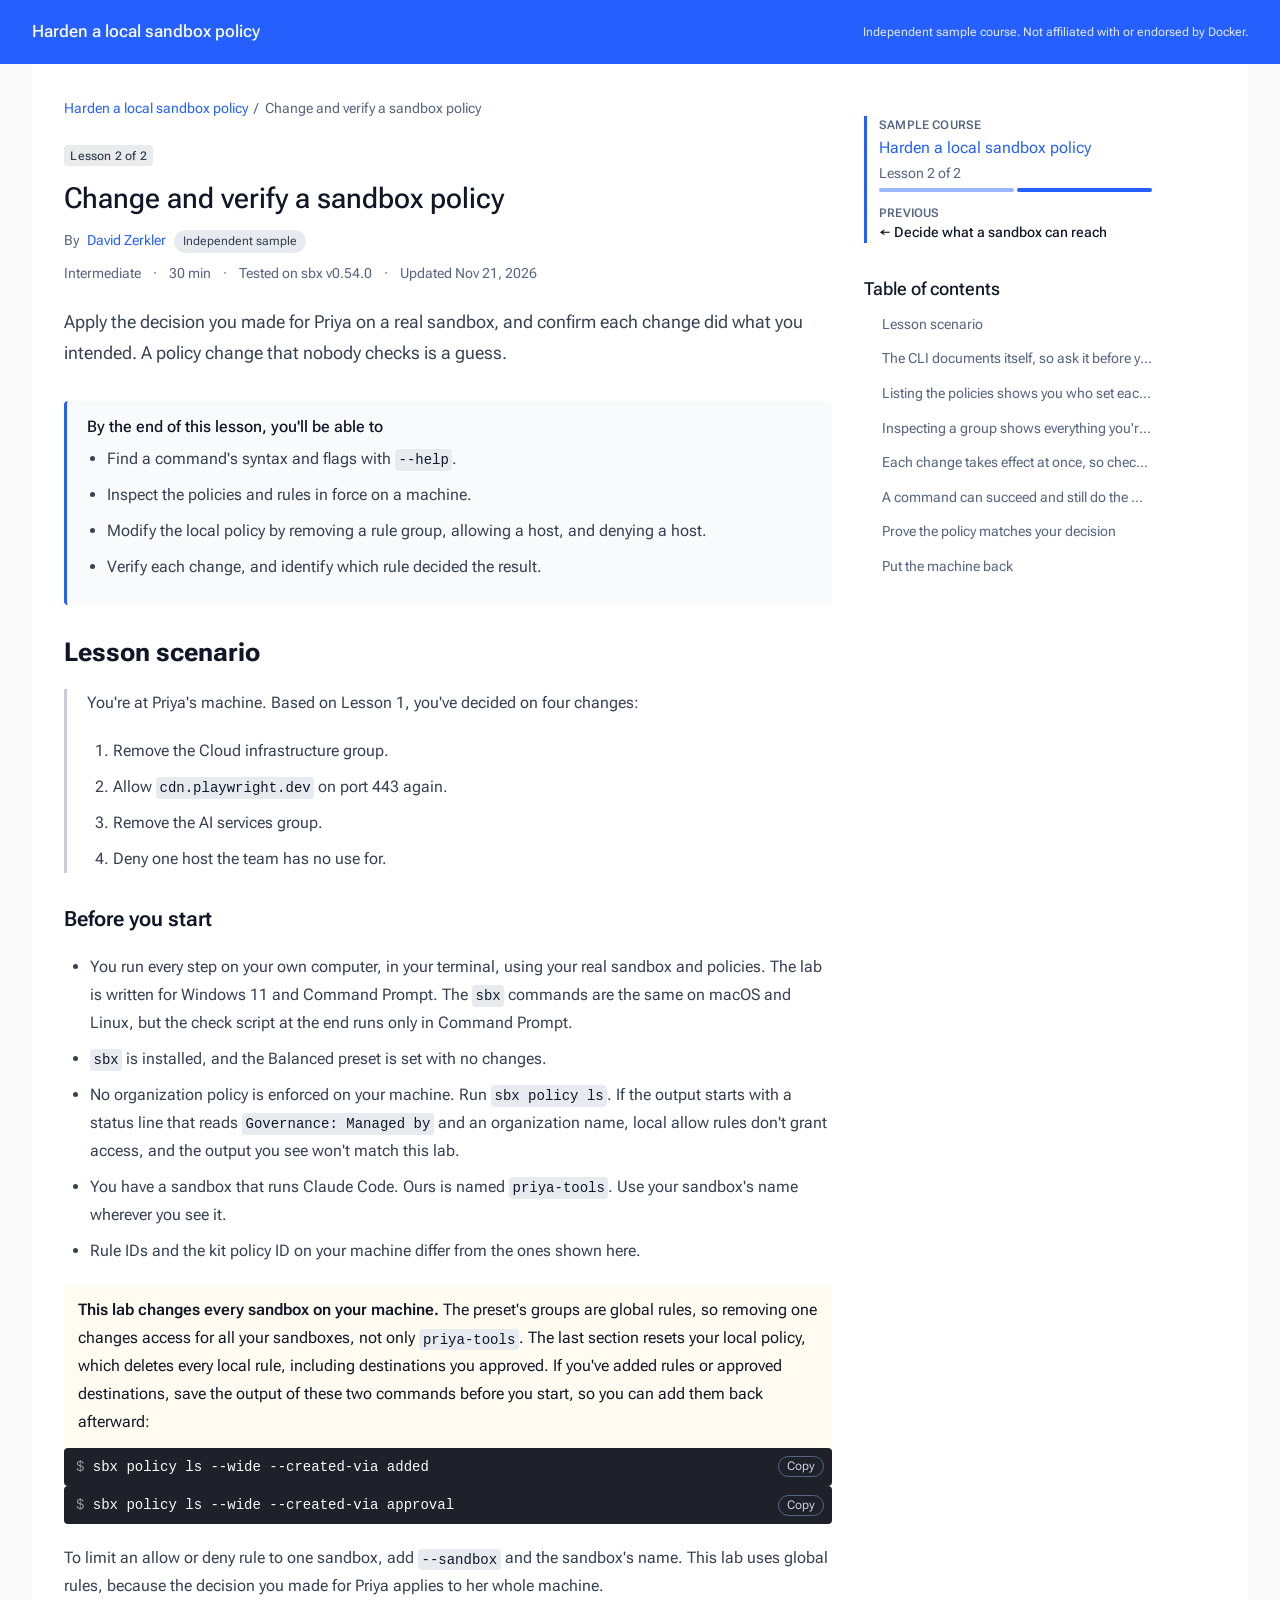
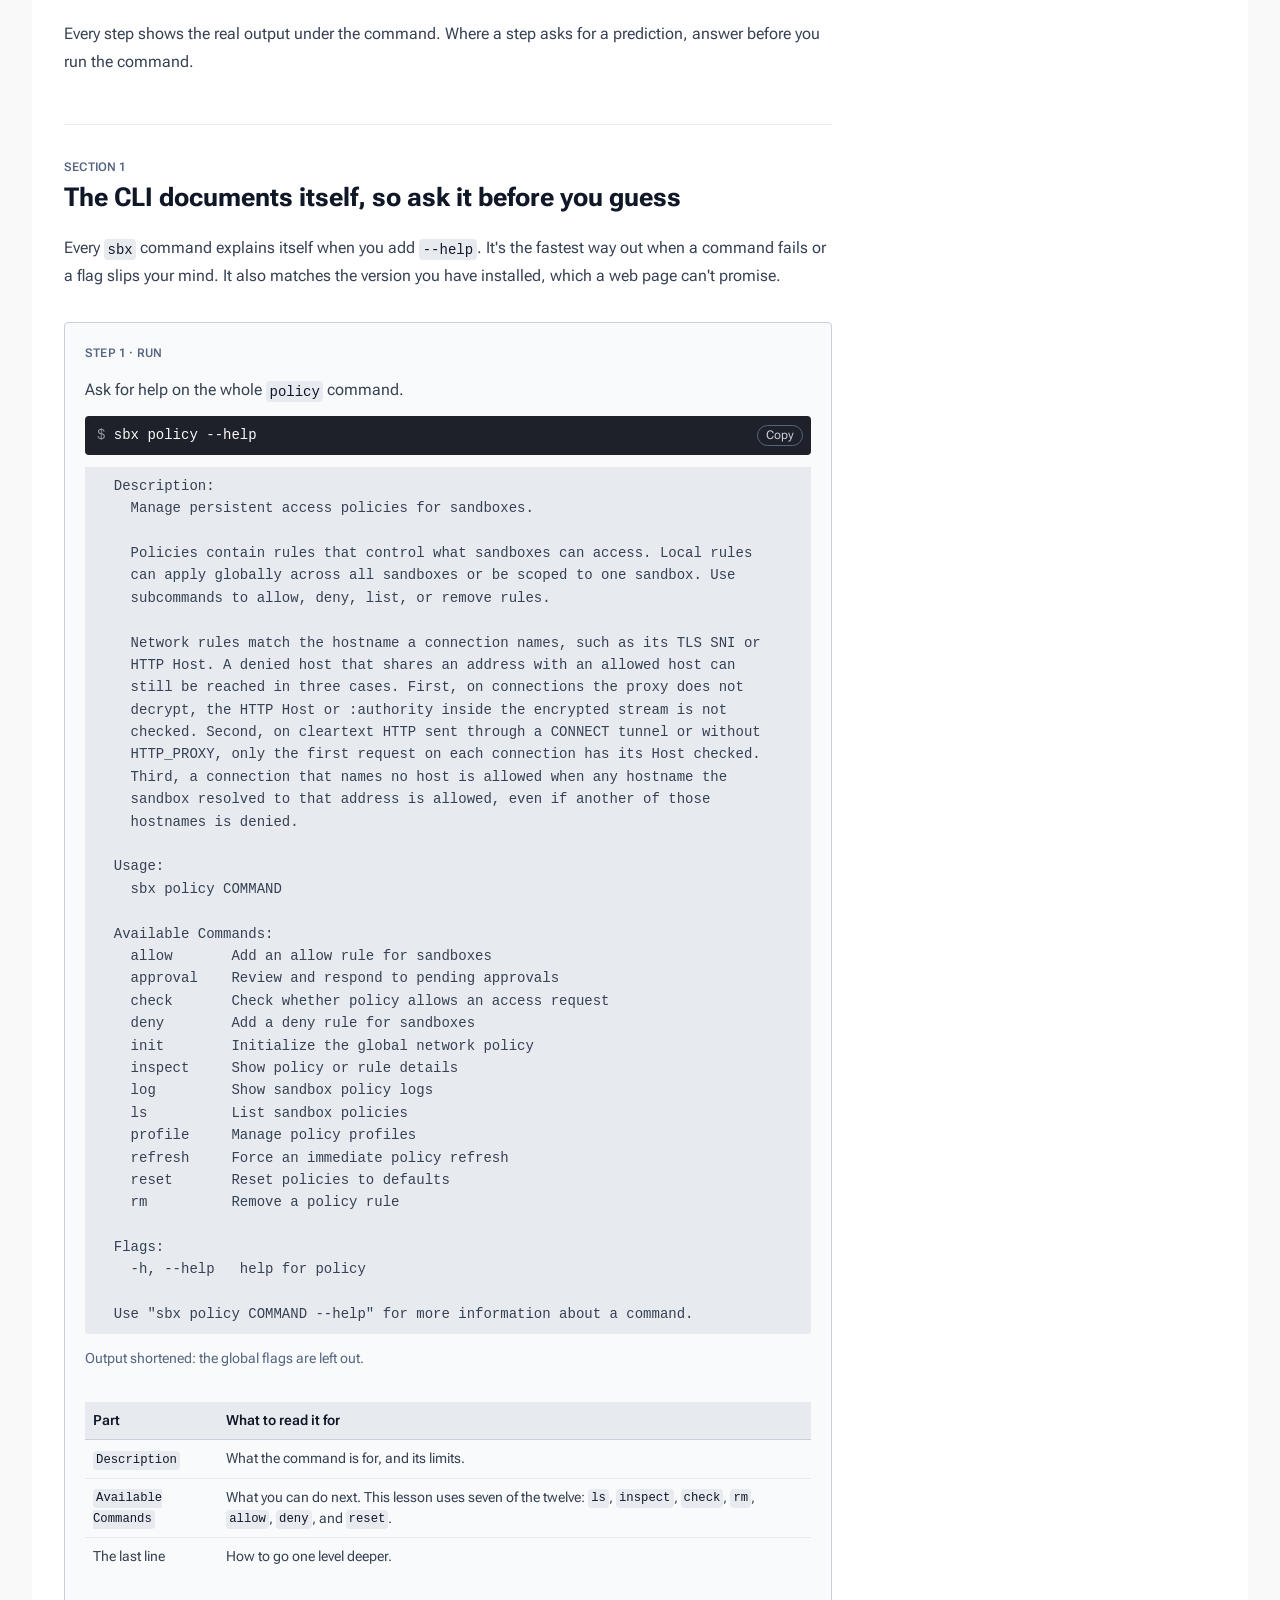
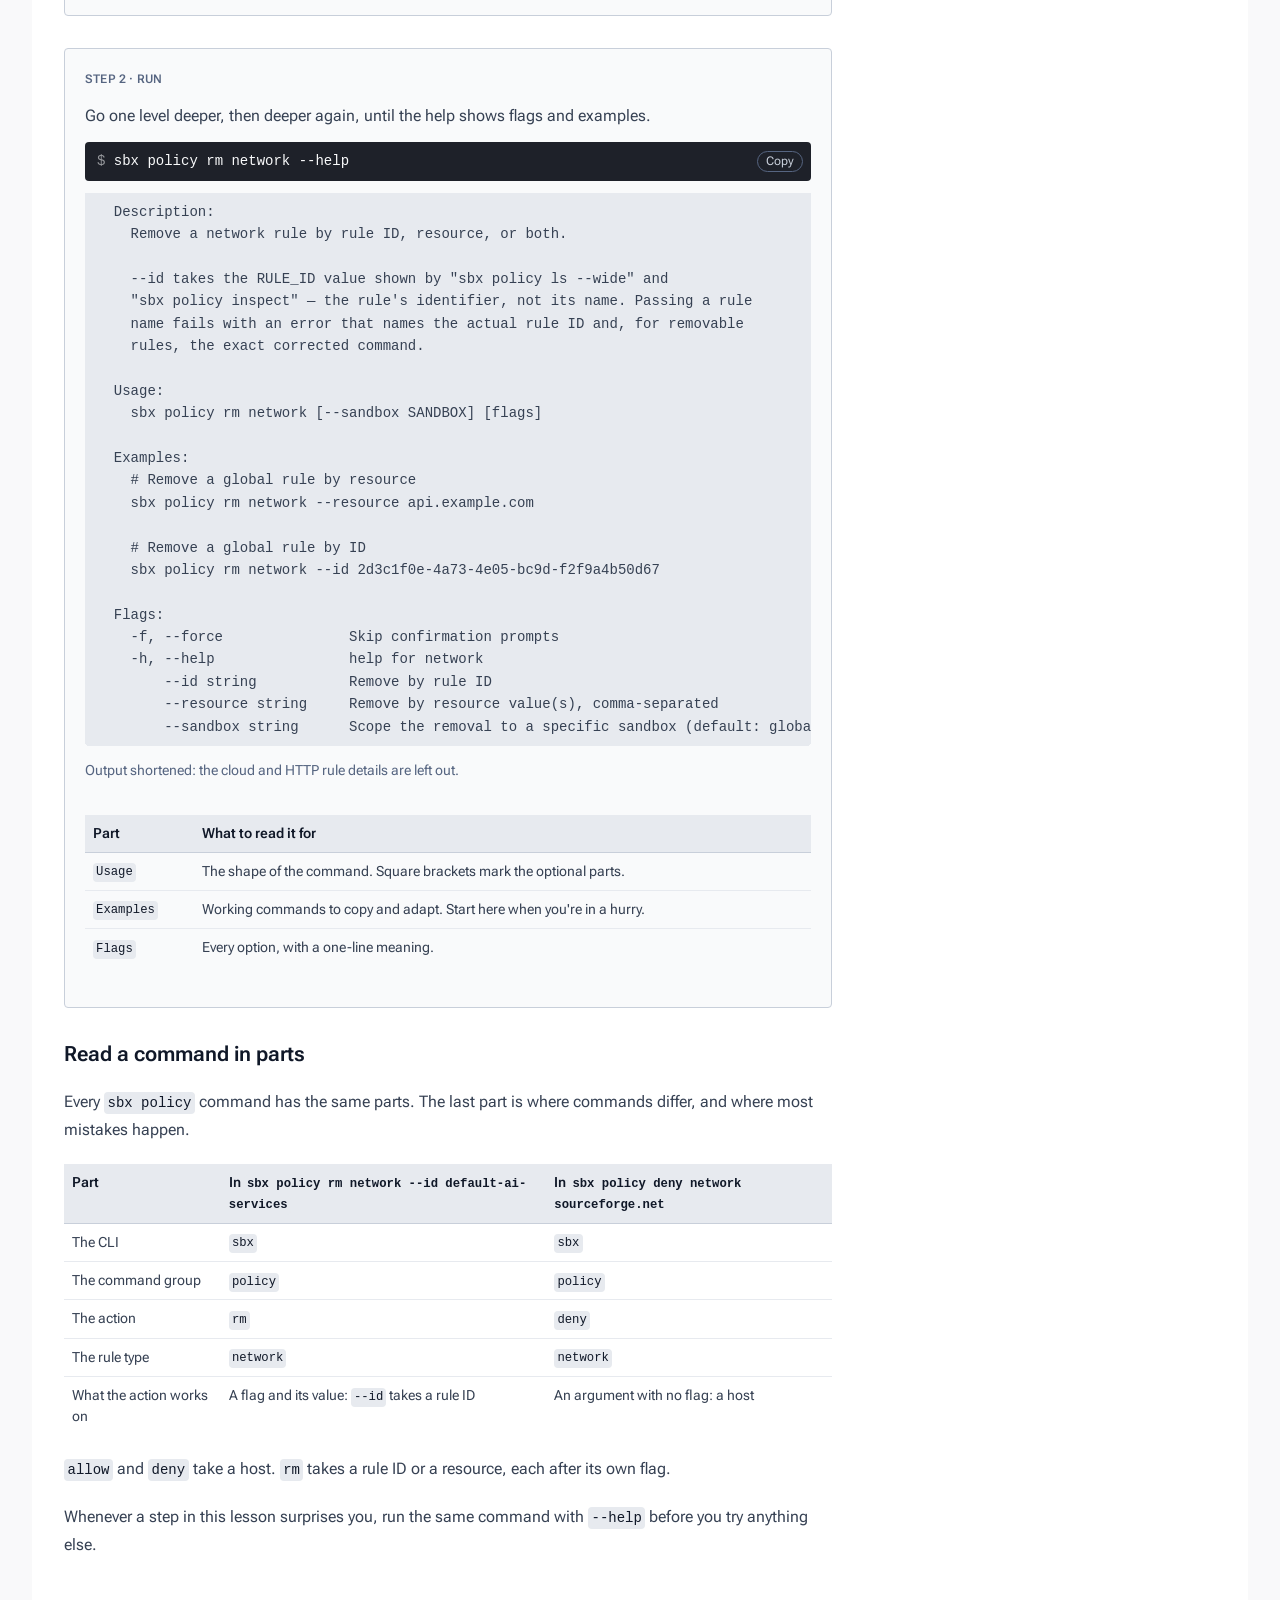
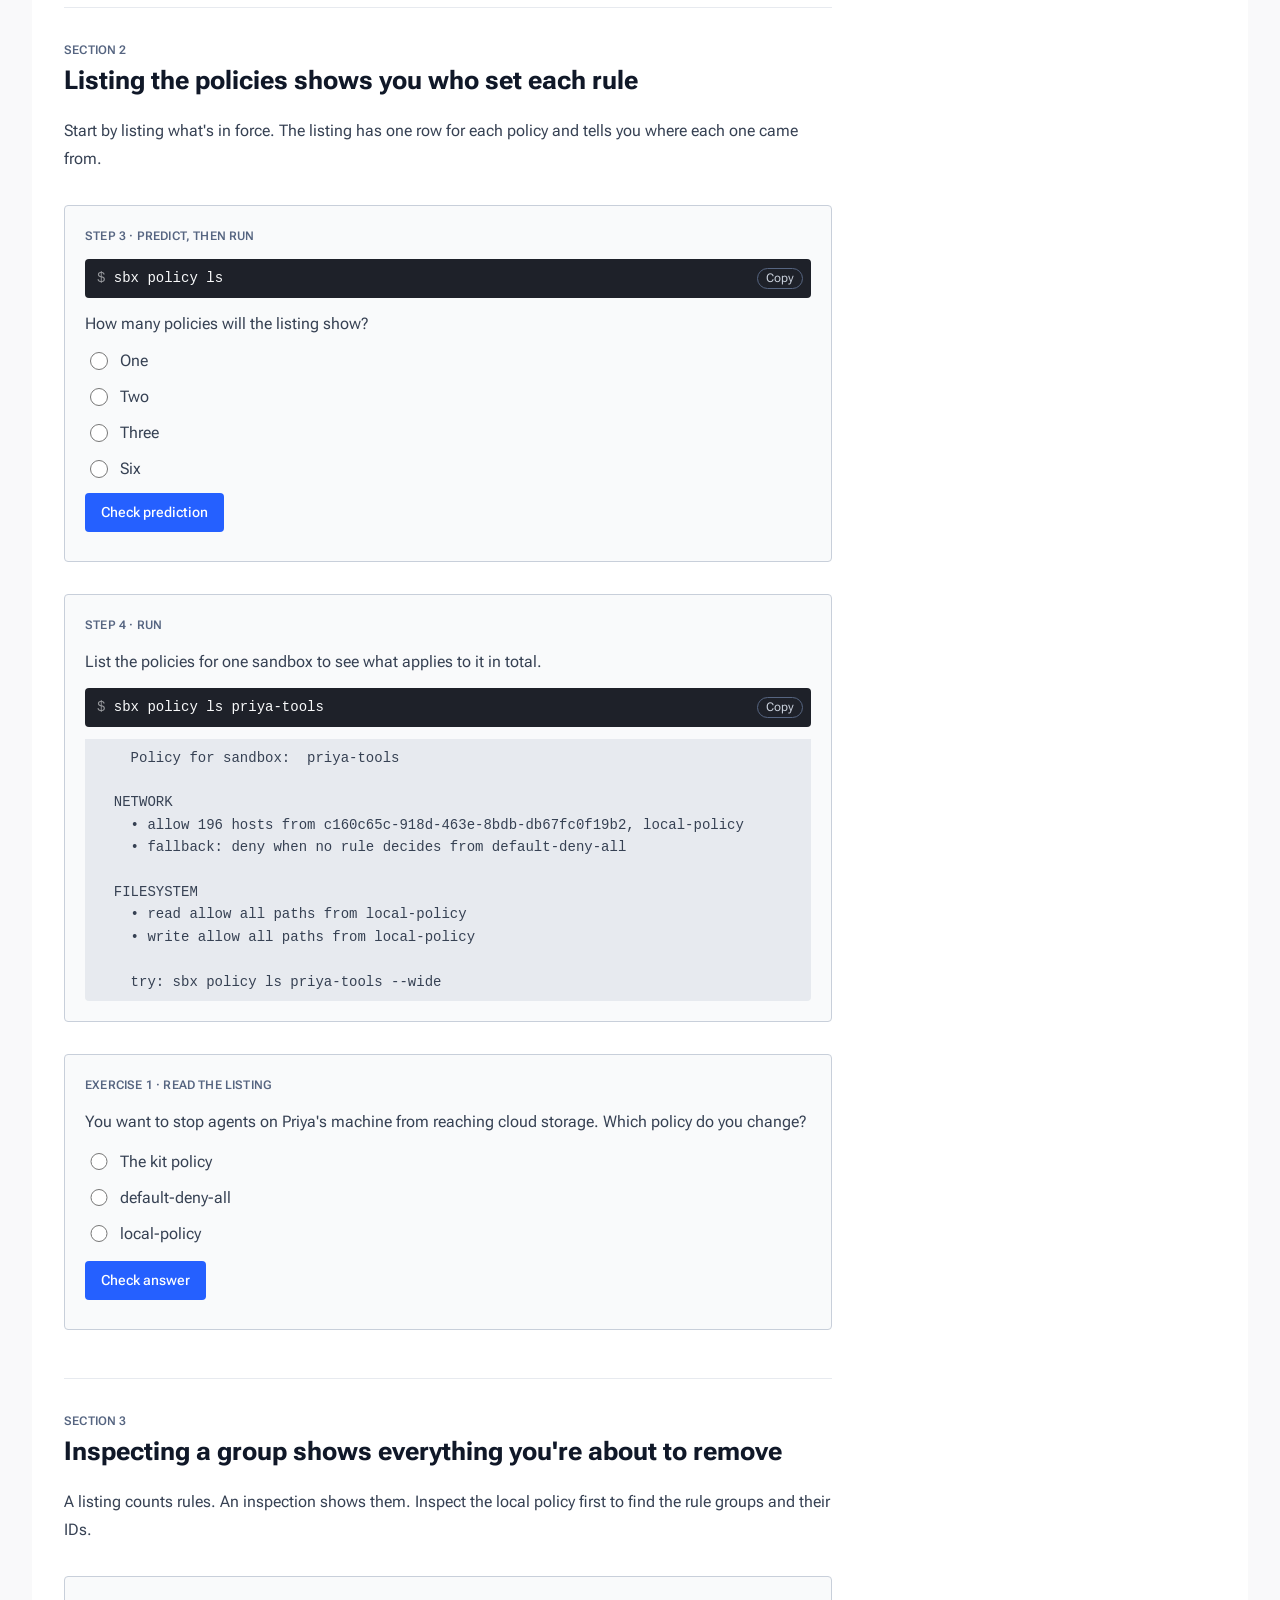
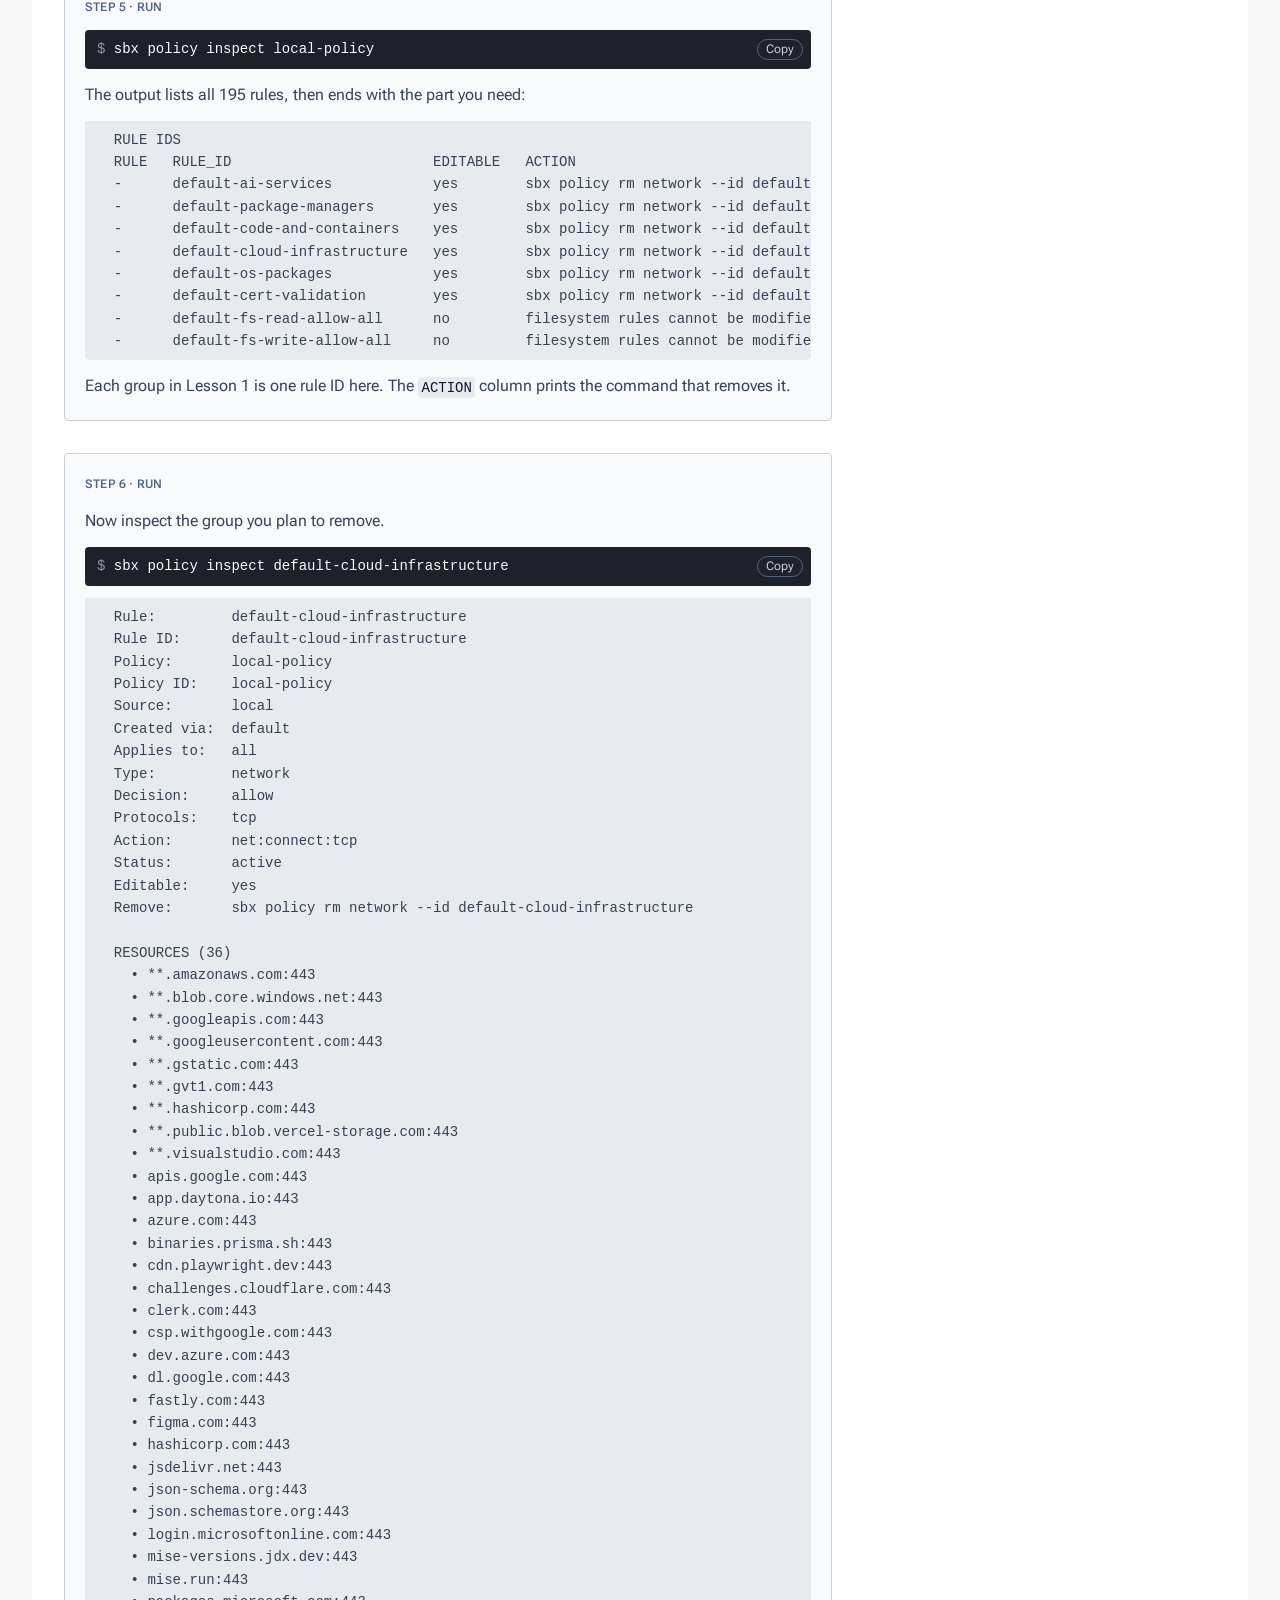
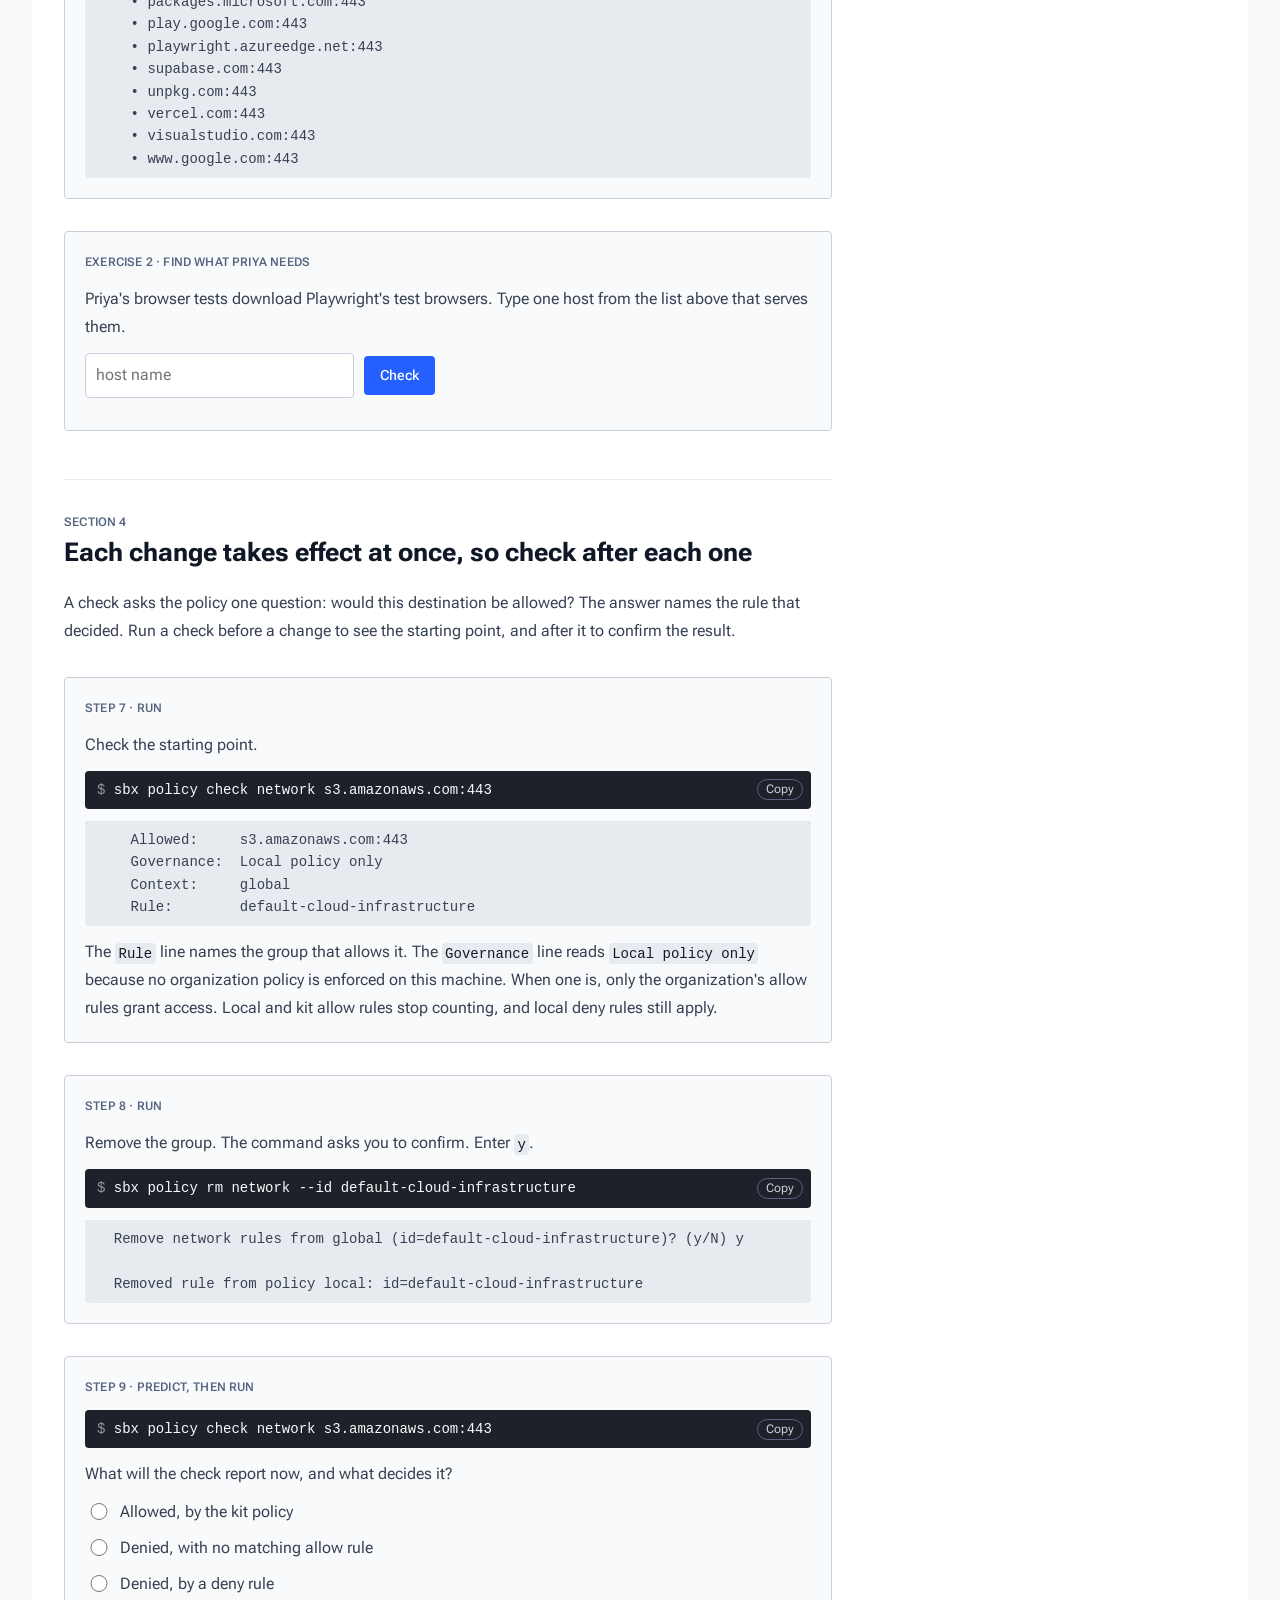
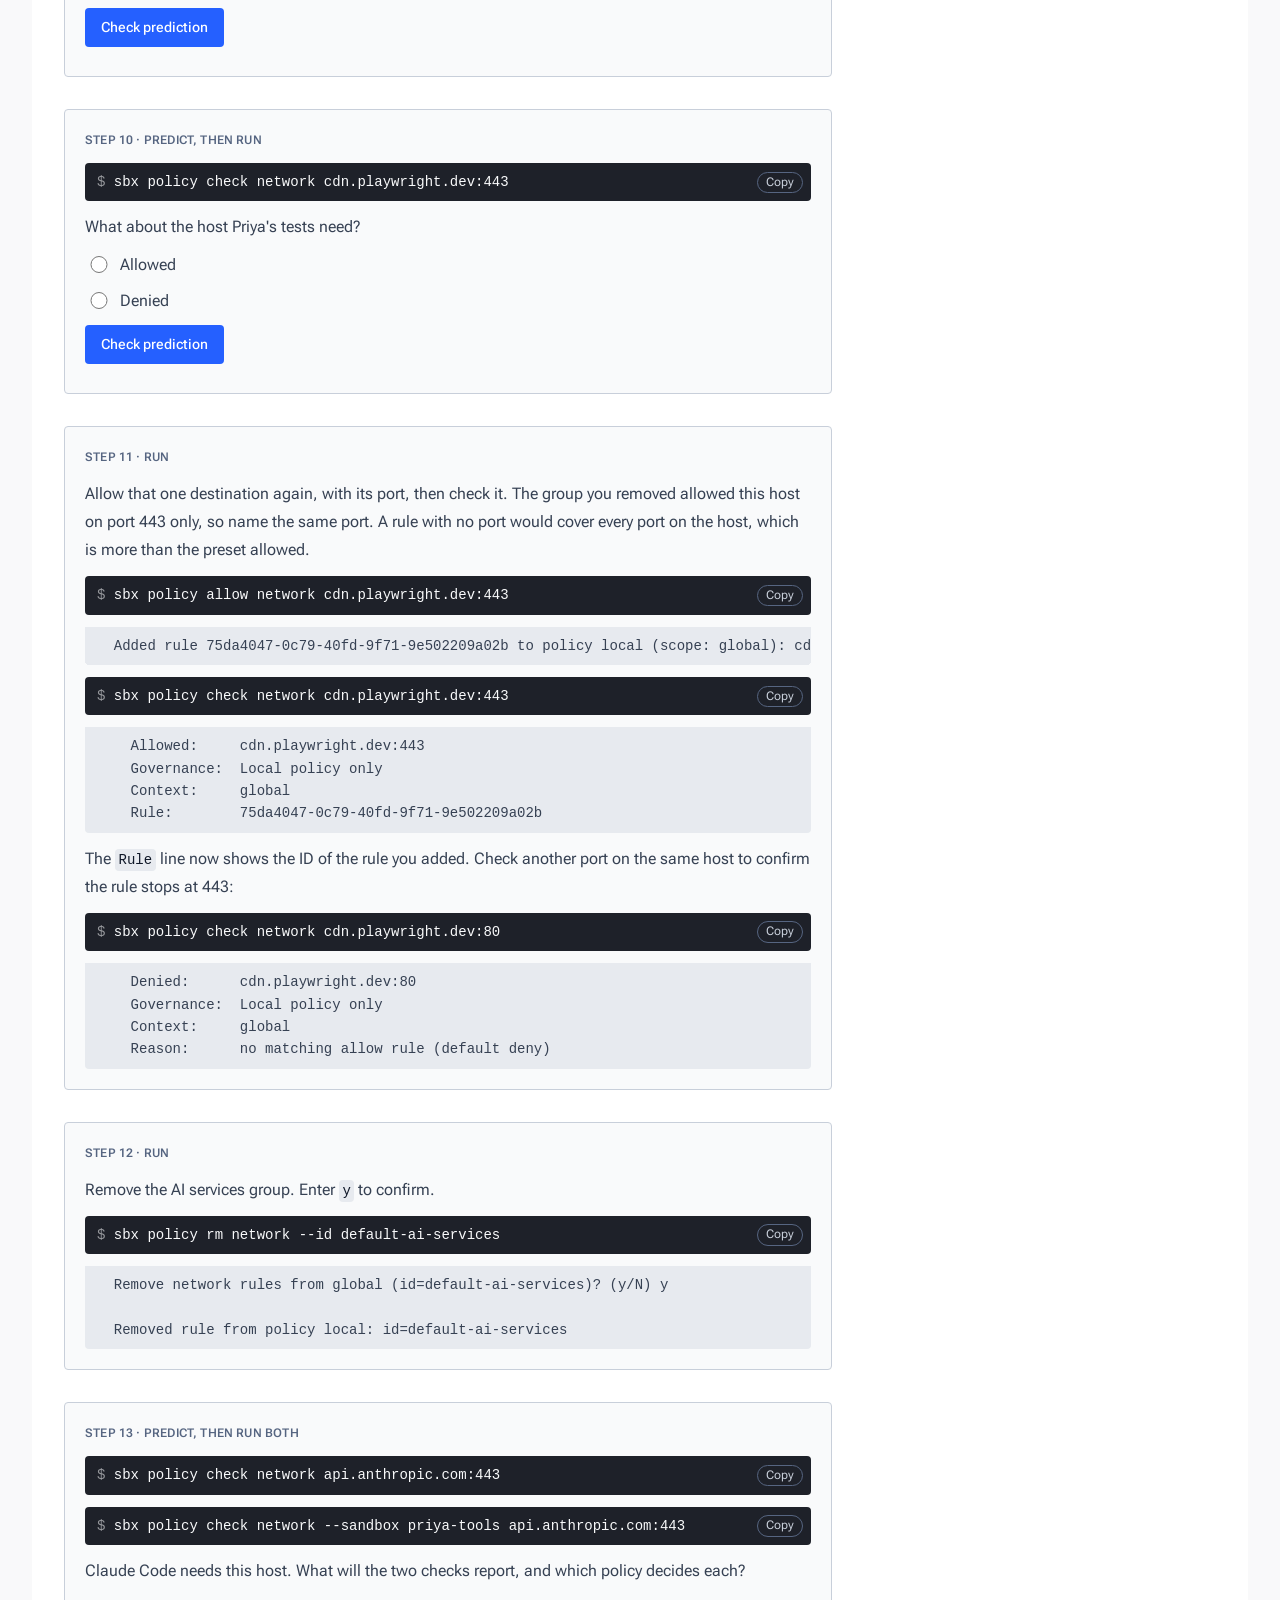
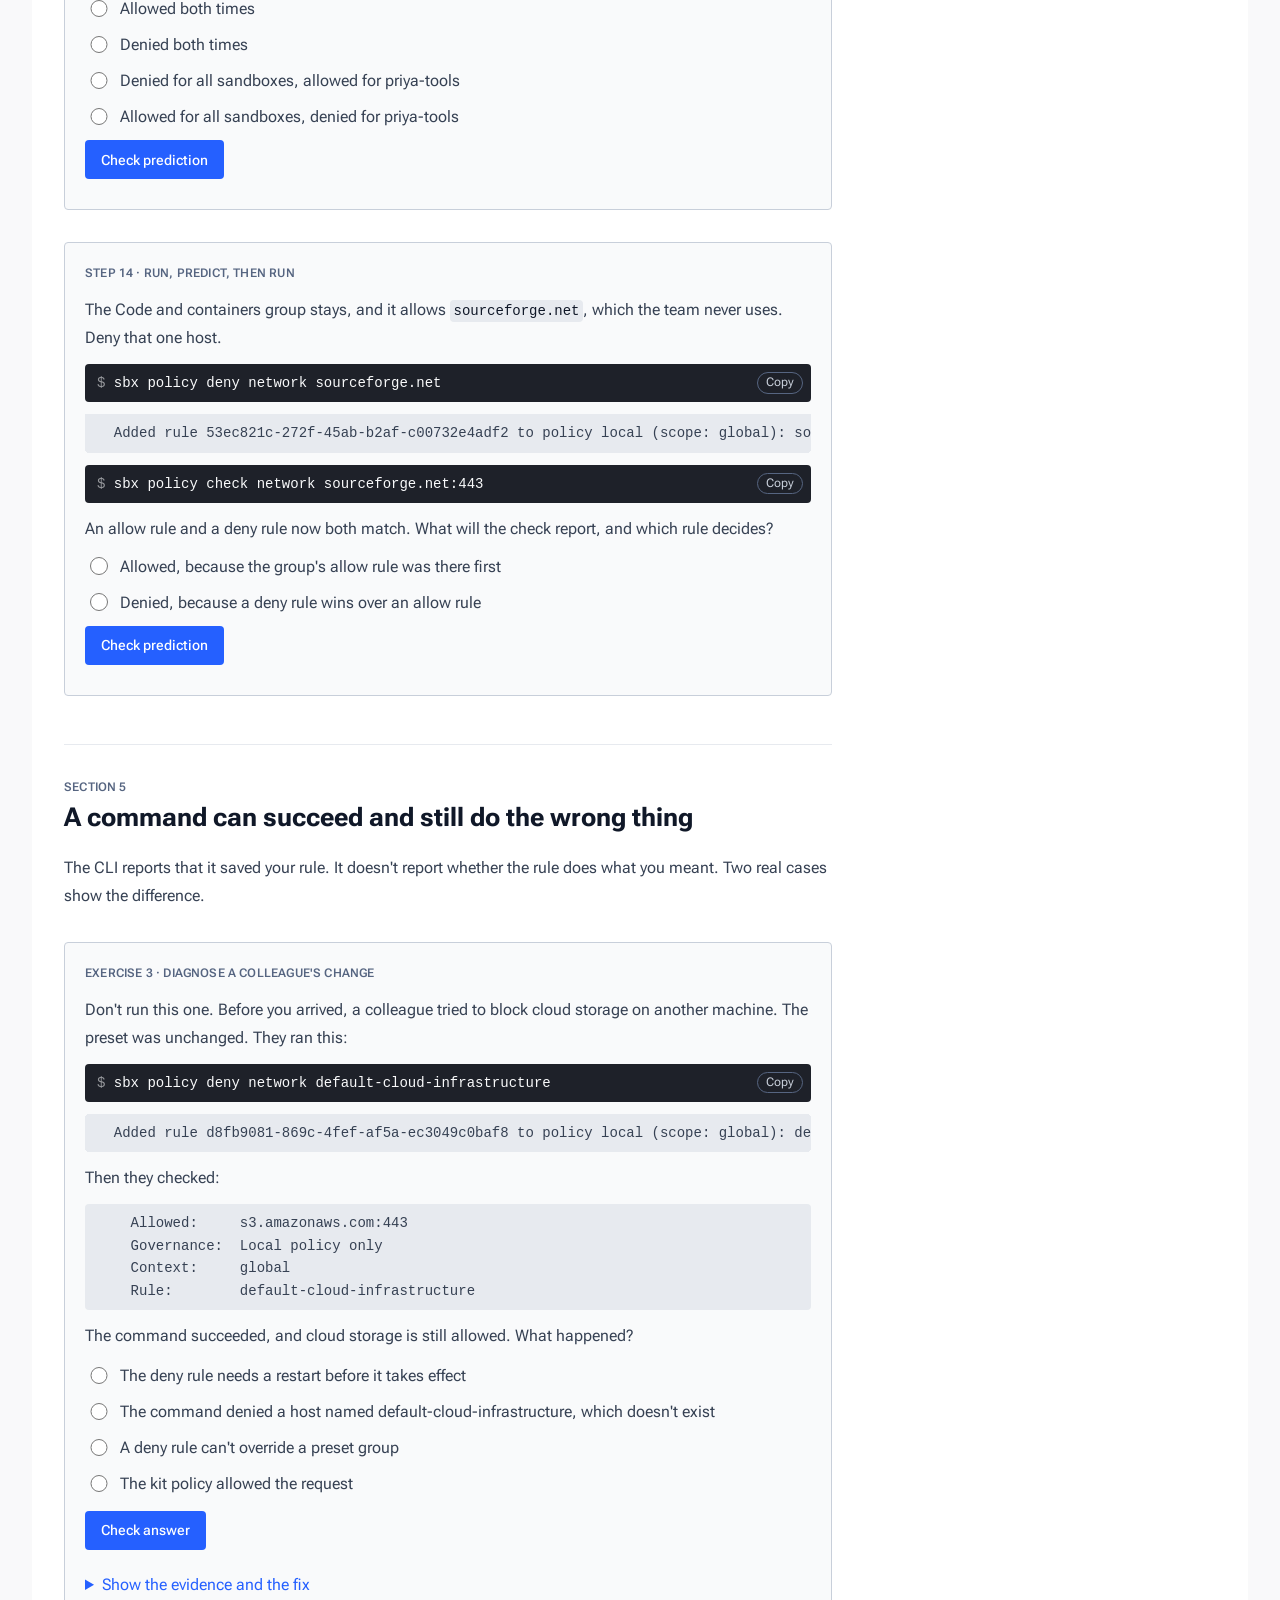
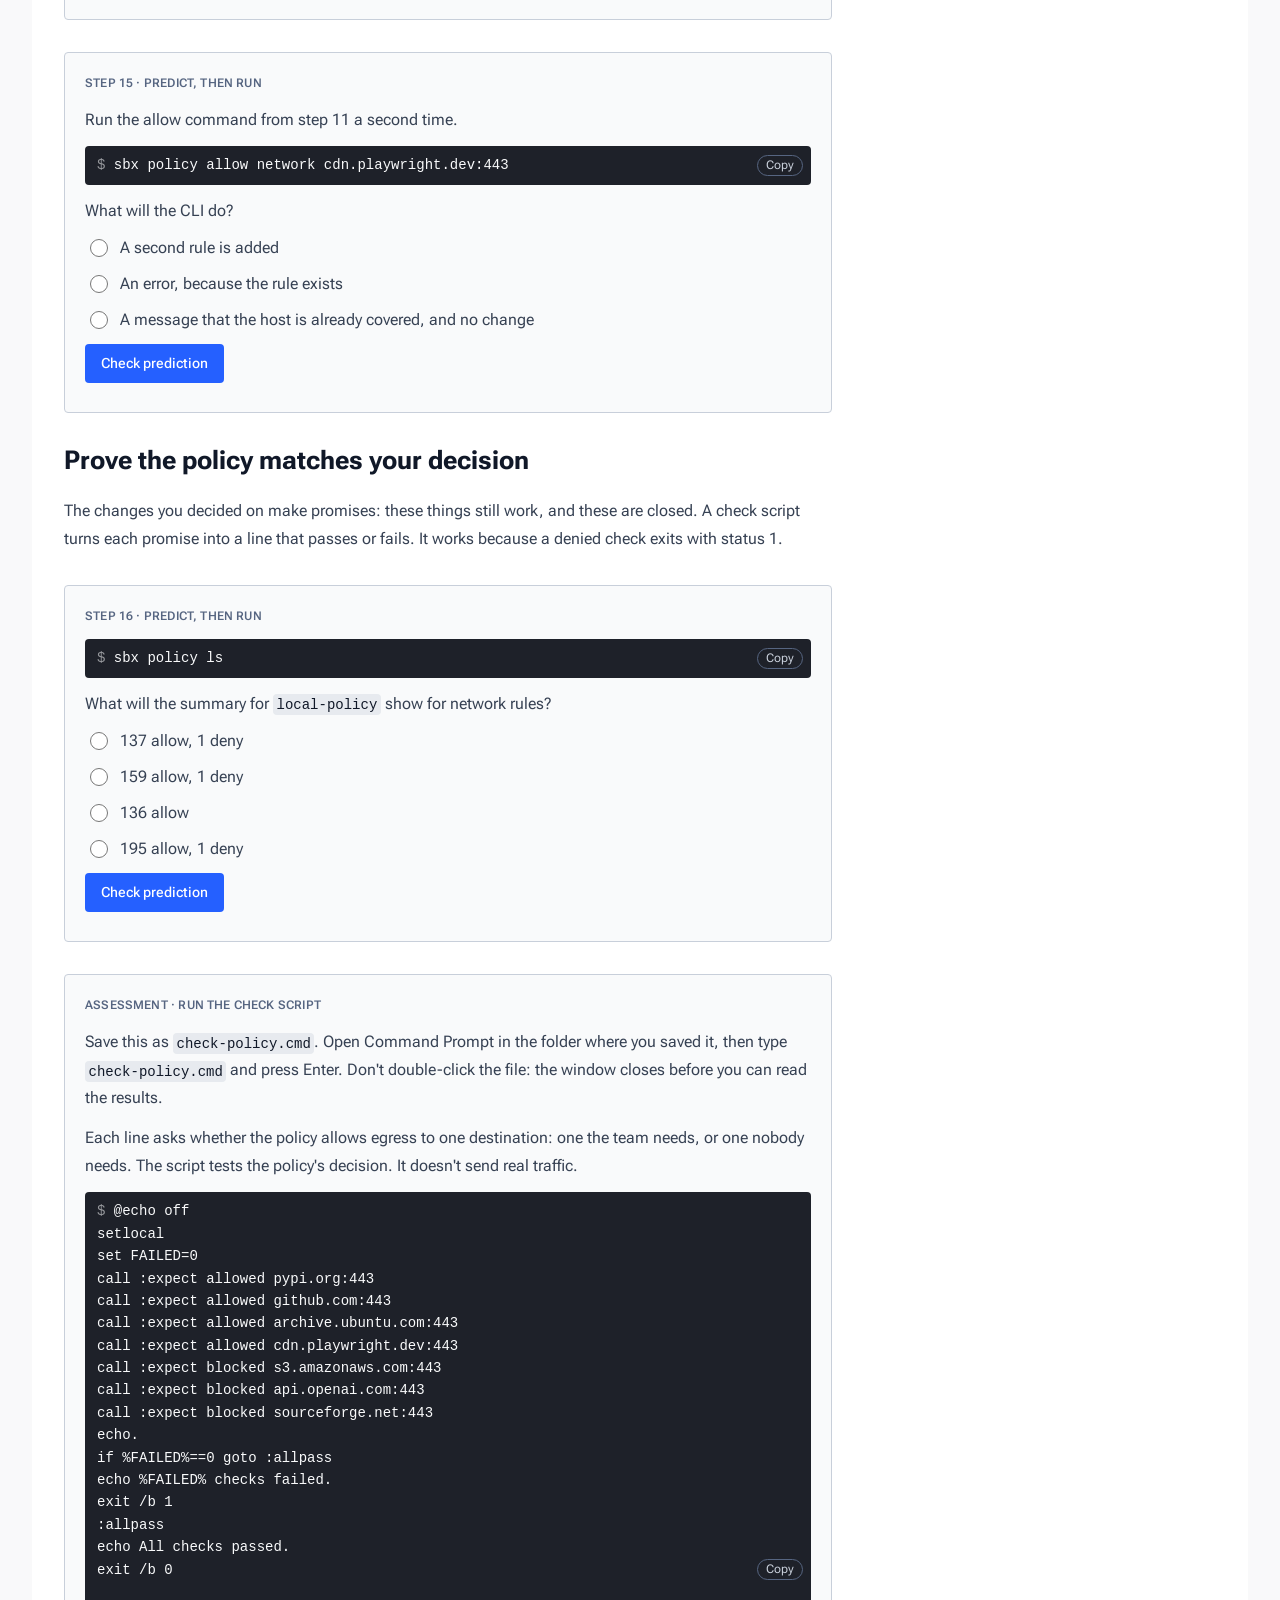
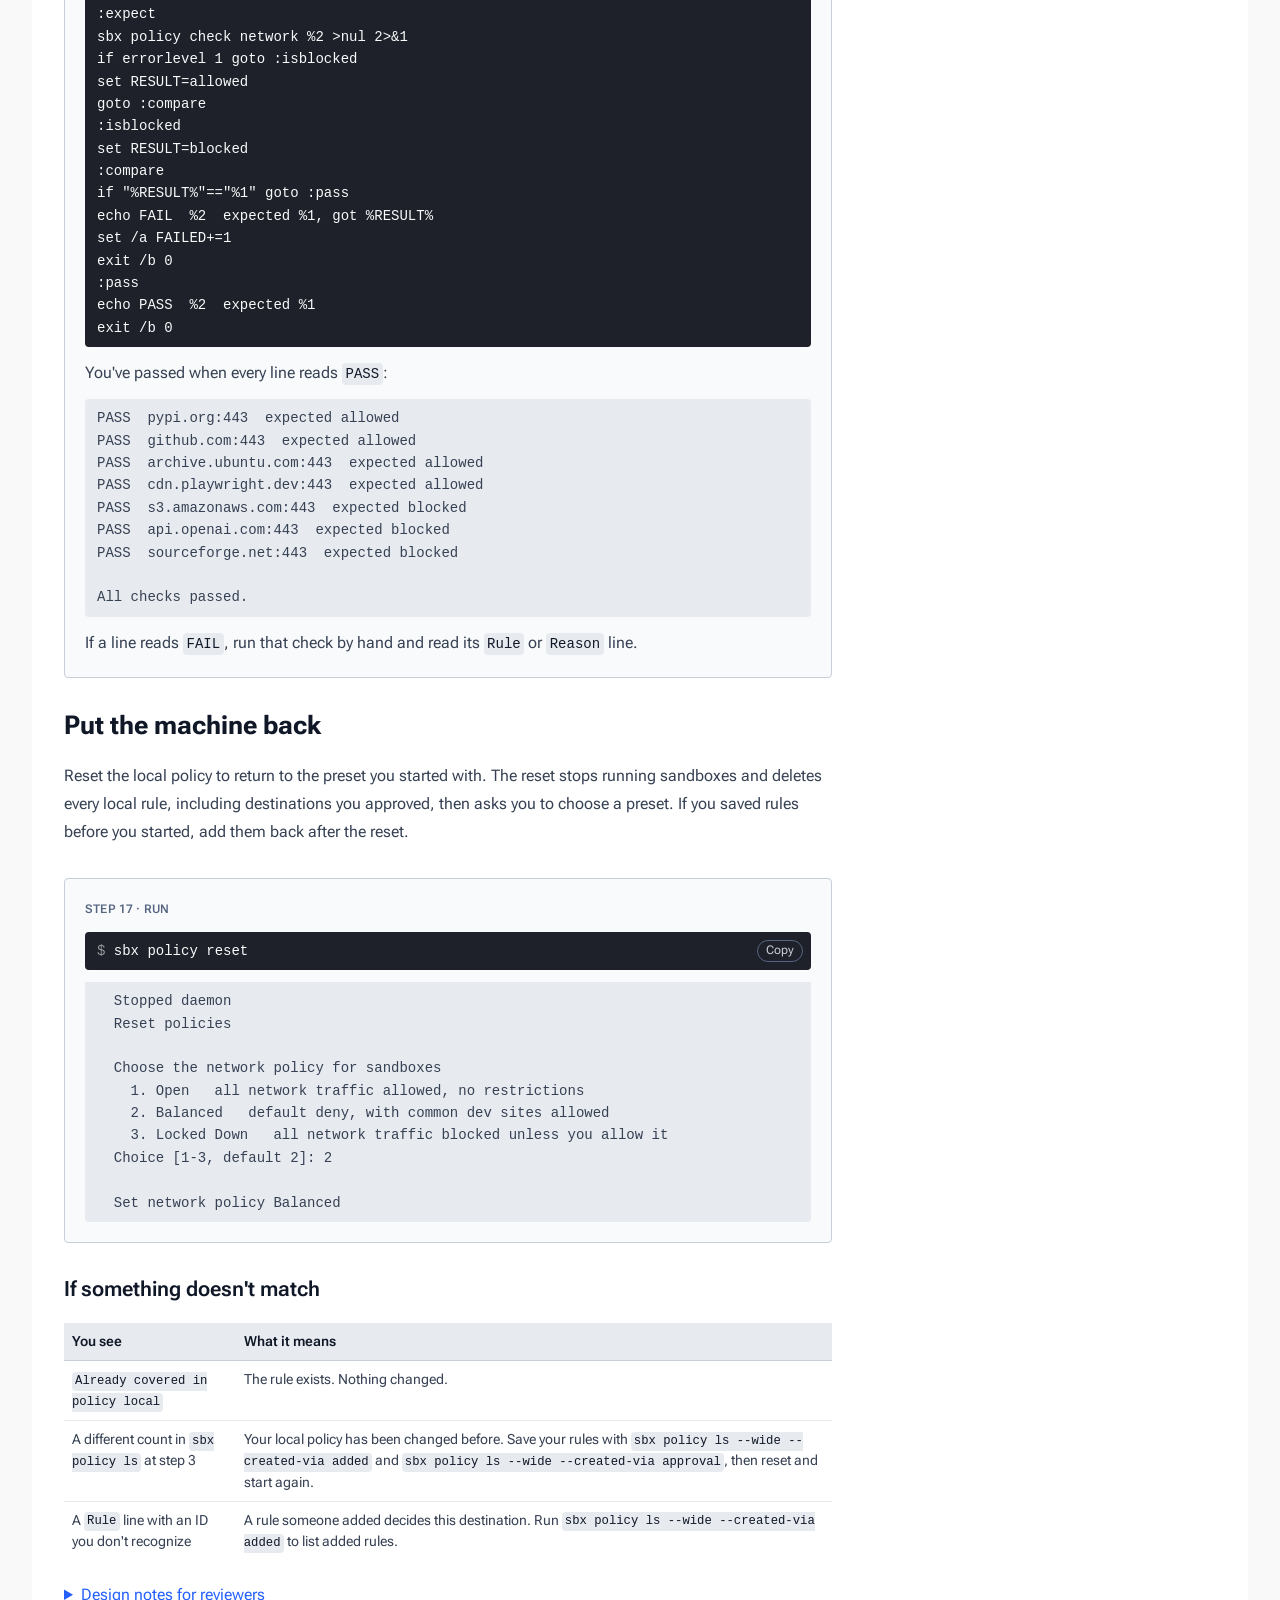
<file: docs/lesson-2.html>
<!DOCTYPE html>
<html lang="en">
<head>
  <!-- Google tag (gtag.js) -->
<script async src="https://www.googletagmanager.com/gtag/js?id=G-MV78JE8FFF"></script>
<script>
  window.dataLayer = window.dataLayer || [];
  function gtag(){dataLayer.push(arguments);}
  gtag('js', new Date());
  gtag('config', 'G-MV78JE8FFF');
</script>
<meta charset="utf-8">
<meta name="viewport" content="width=device-width, initial-scale=1">
<title>Change and verify a sandbox policy | Harden a local sandbox policy</title>
<link rel="preconnect" href="https://fonts.googleapis.com">
<link rel="preconnect" href="https://fonts.gstatic.com" crossorigin>
<link href="https://fonts.googleapis.com/css2?family=Roboto+Flex:opsz,wght@8..144,400;8..144,500;8..144,600;8..144,700&display=swap" rel="stylesheet">
<style>
/* Layout: one reading column, 68ch, exercises set off as bordered panels on the same column */
:root {
  --bg: #f3f6f5; --surface: #ffffff; --ink: #17211f; --muted: #55635f; --line: #d3dbd8;
  --accent: #0b6b5c; --accent-soft: #dcefe9;
  --ok: #1b6630; --ok-bg: #e2f3e6; --no: #9e2a2a; --no-bg: #fbe7e5; --warn: #6f4b00; --warn-bg: #fbf0d4;
  --display: "Bricolage Grotesque", "Segoe UI", system-ui, sans-serif;
  --body: "Source Sans 3", "Segoe UI", system-ui, sans-serif;
  --mono: "JetBrains Mono", Consolas, "Courier New", monospace;
}
@media (prefers-color-scheme: dark) {
  :root:not([data-theme="light"]) {
    color-scheme: dark;
    --bg: #101615; --surface: #18201e; --ink: #e6ecea; --muted: #9ba9a5; --line: #2c3734;
    --accent: #62d1ba; --accent-soft: #16302b;
    --ok: #82d595; --ok-bg: #15301c; --no: #f19c96; --no-bg: #3a1b19; --warn: #e9c26d; --warn-bg: #33290f;
  }
}
:root[data-theme="dark"] {
  color-scheme: dark;
  --bg: #101615; --surface: #18201e; --ink: #e6ecea; --muted: #9ba9a5; --line: #2c3734;
  --accent: #62d1ba; --accent-soft: #16302b;
  --ok: #82d595; --ok-bg: #15301c; --no: #f19c96; --no-bg: #3a1b19; --warn: #e9c26d; --warn-bg: #33290f;
}
* { box-sizing: border-box; }
html { -webkit-text-size-adjust: 100%; }
body { margin: 0; background: var(--bg); color: var(--ink); font-family: var(--body); font-size: 18px; line-height: 1.6; }
main { max-width: 46rem; margin: 0 auto; padding: 2rem 1.25rem 5rem; display: flex; flex-direction: column; gap: 2.75rem; }
section { display: flex; flex-direction: column; gap: 1rem; }
h1, h2, h3 { font-family: var(--display); text-wrap: balance; margin: 0; line-height: 1.15; }
h1 { font-size: 2.3rem; font-weight: 650; }
h2 { font-size: 1.55rem; font-weight: 650; padding-top: 1.5rem; border-top: 1px solid var(--line); }
h3 { font-size: 1.1rem; font-weight: 500; }
p, ul, ol { margin: 0; }
ul, ol { padding-left: 1.3rem; display: flex; flex-direction: column; gap: 0.35rem; }
code, pre, .mono { font-family: var(--mono); font-size: 0.86em; }
code { background: var(--accent-soft); padding: 0.08em 0.32em; border-radius: 4px; overflow-wrap: anywhere; }
a { color: var(--accent); }
.eyebrow { font-size: 0.9rem; color: var(--muted); }
.draft { background: var(--warn-bg); color: var(--warn); border-radius: 8px; padding: 0.6rem 0.9rem; font-size: 0.95rem; }
.lede { font-size: 1.15rem; }
.meta { color: var(--muted); font-size: 0.95rem; }
.team { border-left: 4px solid var(--accent); padding: 0.2rem 0 0.2rem 1rem; display: flex; flex-direction: column; gap: 0.4rem; }
.ex { background: var(--surface); border: 1px solid var(--line); border-radius: 12px; padding: 1.25rem; display: flex; flex-direction: column; gap: 1rem; }
.ex-tag { font-size: 0.85rem; color: var(--accent); font-weight: 600; }
.opts { display: flex; flex-direction: column; gap: 0.5rem; }
.opts label, .inline label { display: flex; gap: 0.6rem; align-items: flex-start; cursor: pointer; }
.inline { display: flex; flex-wrap: wrap; gap: 0.4rem 1.2rem; }
input[type="checkbox"], input[type="radio"] { width: 1.1rem; height: 1.1rem; margin-top: 0.3rem; accent-color: var(--accent); flex: none; }
button { font: inherit; font-weight: 600; background: var(--accent); color: var(--surface); border: 0; border-radius: 8px; padding: 0.5rem 1rem; cursor: pointer; }
button.quiet { background: transparent; color: var(--accent); border: 1px solid var(--line); font-weight: 400; padding: 0.3rem 0.7rem; }
button:focus-visible, input:focus-visible, select:focus-visible, textarea:focus-visible, summary:focus-visible { outline: 3px solid var(--accent); outline-offset: 2px; }
input[type="text"], select, textarea { font: inherit; color: var(--ink); background: var(--bg); border: 1px solid var(--line); border-radius: 8px; padding: 0.45rem 0.6rem; max-width: 100%; }
textarea { width: 100%; min-height: 9rem; resize: vertical; }
.row { display: flex; flex-wrap: wrap; gap: 0.6rem; align-items: center; }
.err { color: var(--no); font-size: 0.95rem; }
.fb { border-radius: 8px; padding: 0.7rem 0.9rem; }
.fb.ok { background: var(--ok-bg); color: var(--ok); }
.fb.no { background: var(--no-bg); color: var(--no); }
.fb.warn { background: var(--warn-bg); color: var(--warn); }
.fb .why { color: var(--ink); }
.cli { font-family: var(--mono); font-size: 0.82rem; background: var(--bg); border: 1px solid var(--line); border-radius: 8px; padding: 0.7rem 0.9rem; white-space: pre-wrap; overflow-wrap: anywhere; margin: 0; }
.case, .group, .term { border-top: 1px solid var(--line); padding-top: 1rem; display: flex; flex-direction: column; gap: 0.6rem; }
.case:first-of-type, .group:first-of-type, .term:first-of-type { border-top: 0; padding-top: 0; }
.group-head { display: flex; flex-wrap: wrap; gap: 0.3rem 0.8rem; align-items: baseline; }
.count { color: var(--muted); font-size: 0.9rem; font-variant-numeric: tabular-nums; white-space: nowrap; }
.sim-col select#sim-context { width: 100%; }
.chips button { font-family: var(--body); }
details summary { cursor: pointer; color: var(--accent); }
.rules { columns: 2 14rem; column-gap: 1.5rem; font-family: var(--mono); font-size: 0.78rem; padding: 0.6rem 0 0; margin: 0; list-style: none; display: block; }
.rules li { overflow-wrap: anywhere; break-inside: avoid; }
.sim-grid { display: grid; grid-template-columns: repeat(auto-fit, minmax(15rem, 1fr)); gap: 1.25rem; }
.sim-col { display: flex; flex-direction: column; gap: 0.7rem; min-width: 0; }
.chips { display: flex; flex-direction: column; gap: 0.35rem; padding: 0; list-style: none; }
.chips li { display: flex; gap: 0.5rem; align-items: center; justify-content: space-between; font-family: var(--mono); font-size: 0.8rem; }
.steps li { padding-left: 0.2rem; }
table { border-collapse: collapse; width: 100%; font-size: 0.95rem; }
th, td { text-align: left; padding: 0.45rem 0.6rem 0.45rem 0; border-bottom: 1px solid var(--line); vertical-align: top; }
.tablewrap { overflow-x: auto; }
@media (prefers-reduced-motion: no-preference) { button { transition: transform 0.08s; } button:active { transform: scale(0.98); } }
</style>

<style>
.sec-no { font-size: 0.9rem; color: var(--accent); font-weight: 600; padding-top: 1.5rem; border-top: 1px solid var(--line); }
.sec-no + h2 { border-top: 0; padding-top: 0; margin-top: -0.6rem; }
.step { background: var(--surface); border: 1px solid var(--line); border-radius: 12px; padding: 1.25rem; display: flex; flex-direction: column; gap: 0.8rem; }
.stepno { font-size: 0.85rem; color: var(--accent); font-weight: 600; }
.cmdrow { display: flex; gap: 0.6rem; align-items: stretch; }
.cmd { flex: 1; min-width: 0; font-family: var(--mono); font-size: 0.86rem; background: var(--ink); color: var(--bg); border-radius: 8px; padding: 0.65rem 0.9rem; margin: 0; white-space: pre-wrap; overflow-wrap: anywhere; }
.cli { overflow-x: auto; white-space: pre; }
.reveal { display: flex; flex-direction: column; gap: 0.6rem; }
.reveal[hidden] { display: none; }
.note { background: var(--warn-bg); color: var(--warn); border-radius: 8px; padding: 0.5rem 0.8rem; font-size: 0.9rem; }
.predict { display: flex; flex-direction: column; gap: 0.6rem; }
</style>
<link rel="stylesheet" href="learn.css">
</head>
<body>
<div class="topbar"><a href="index.html">Harden a local sandbox policy</a><span class="topbar__note">Independent sample course. Not affiliated with or endorsed by Docker.</span></div>
<div class="shell"><div class="page-columns">
<main class="page-columns__main">

<header class="resource-header">
  <nav class="page-eyebrow" aria-label="Breadcrumbs"><a href="index.html">Harden a local sandbox policy</a><span aria-hidden="true">/</span><span aria-current="page">Change and verify a sandbox policy</span></nav>
  <span class="type-label">Lesson 2 of 2</span>
  <h1>Change and verify a sandbox policy</h1>
  <p class="byline"><span class="byline__label">By</span><a href="https://www.linkedin.com/in/zerkler">David Zerkler</a><span class="byline__badge">Independent sample</span></p><ul class="resource-facts"><li>Intermediate</li><li>30 min</li><li>Tested on sbx v0.54.0</li><li>Updated Nov 21, 2026</li></ul>
  <p class="lede">Apply the decision you made for Priya on a real sandbox, and confirm each change did what you intended. A policy change that nobody checks is a guess.</p>
</header>

<!-- BEGIN section:objectives -->
<section id="objectives">
  <h2>By the end of this lesson, you'll be able to</h2>
  <ul>
    <li>Find a command's syntax and flags with <code>--help</code>.</li>
    <li>Inspect the policies and rules in force on a machine.</li>
    <li>Modify the local policy by removing a rule group, allowing a host, and denying a host.</li>
    <li>Verify each change, and identify which rule decided the result.</li>
  </ul>
</section>
<!-- END section:objectives -->

<!-- BEGIN section:scenario -->
<section id="scenario">
  <h2>Lesson scenario</h2>
  <div class="team">
    <p>You're at Priya's machine. Based on Lesson 1, you've decided on four changes:</p>
    <ol>
      <li>Remove the Cloud infrastructure group.</li>
      <li>Allow <code>cdn.playwright.dev</code> on port 443 again.</li>
      <li>Remove the AI services group.</li>
      <li>Deny one host the team has no use for.</li>
    </ol>
  </div>
  <h3>Before you start</h3>
  <ul>
    <li>You run every step on your own computer, in your terminal, using your real sandbox and policies. The lab is written for Windows 11 and Command Prompt. The <code>sbx</code> commands are the same on macOS and Linux, but the check script at the end runs only in Command Prompt.</li>
    <li><code>sbx</code> is installed, and the Balanced preset is set with no changes.</li>
    <li>No organization policy is enforced on your machine. Run <code>sbx policy ls</code>. If the output starts with a status line that reads <code>Governance: Managed by</code> and an organization name, local allow rules don't grant access, and the output you see won't match this lab.</li>
    <li>You have a sandbox that runs Claude Code. Ours is named <code>priya-tools</code>. Use your sandbox's name wherever you see it.</li>
    <li>Rule IDs and the kit policy ID on your machine differ from the ones shown here.</li>
  </ul>
  <div class="fb warn"><strong>This lab changes every sandbox on your machine.</strong> <span class="why">The preset's groups are global rules, so removing one changes access for all your sandboxes, not only <code>priya-tools</code>. The last section resets your local policy, which deletes every local rule, including destinations you approved. If you've added rules or approved destinations, save the output of these two commands before you start, so you can add them back afterward:</span></div>
  <div class="cmdrow"><pre class="cmd">sbx policy ls --wide --created-via added</pre></div>
  <div class="cmdrow"><pre class="cmd">sbx policy ls --wide --created-via approval</pre></div>
  <p>To limit an allow or deny rule to one sandbox, add <code>--sandbox</code> and the sandbox's name. This lab uses global rules, because the decision you made for Priya applies to her whole machine.</p>
  <p>Every step shows the real output under the command. Where a step asks for a prediction, answer before you run the command.</p>
</section>
<!-- END section:scenario -->

<!-- BEGIN section:s1 -->
<section id="s1">
  <p class="sec-no">Section 1</p>
  <h2>The CLI documents itself, so ask it before you guess</h2>
  <p>Every <code>sbx</code> command explains itself when you add <code>--help</code>. It's the fastest way out when a command fails or a flag slips your mind. It also matches the version you have installed, which a web page can't promise.</p>

  <div class="step">
    <span class="stepno">Step 1 · Run</span>
    <p>Ask for help on the whole <code>policy</code> command.</p>
    <div class="cmdrow"><pre class="cmd">sbx policy --help</pre></div>
    <pre class="cli">  Description:
    Manage persistent access policies for sandboxes.

    Policies contain rules that control what sandboxes can access. Local rules
    can apply globally across all sandboxes or be scoped to one sandbox. Use
    subcommands to allow, deny, list, or remove rules.

    Network rules match the hostname a connection names, such as its TLS SNI or
    HTTP Host. A denied host that shares an address with an allowed host can
    still be reached in three cases. First, on connections the proxy does not
    decrypt, the HTTP Host or :authority inside the encrypted stream is not
    checked. Second, on cleartext HTTP sent through a CONNECT tunnel or without
    HTTP_PROXY, only the first request on each connection has its Host checked.
    Third, a connection that names no host is allowed when any hostname the
    sandbox resolved to that address is allowed, even if another of those
    hostnames is denied.

  Usage:
    sbx policy COMMAND

  Available Commands:
    allow       Add an allow rule for sandboxes
    approval    Review and respond to pending approvals
    check       Check whether policy allows an access request
    deny        Add a deny rule for sandboxes
    init        Initialize the global network policy
    inspect     Show policy or rule details
    log         Show sandbox policy logs
    ls          List sandbox policies
    profile     Manage policy profiles
    refresh     Force an immediate policy refresh
    reset       Reset policies to defaults
    rm          Remove a policy rule

  Flags:
    -h, --help   help for policy

  Use "sbx policy COMMAND --help" for more information about a command.</pre>
    <p class="meta">Output shortened: the global flags are left out.</p>
    <div class="tablewrap"><table>
      <thead><tr><th>Part</th><th>What to read it for</th></tr></thead>
      <tbody>
        <tr><td><code>Description</code></td><td>What the command is for, and its limits.</td></tr>
        <tr><td><code>Available Commands</code></td><td>What you can do next. This lesson uses seven of the twelve: <code>ls</code>, <code>inspect</code>, <code>check</code>, <code>rm</code>, <code>allow</code>, <code>deny</code>, and <code>reset</code>.</td></tr>
        <tr><td>The last line</td><td>How to go one level deeper.</td></tr>
      </tbody>
    </table></div>
  </div>

  <div class="step">
    <span class="stepno">Step 2 · Run</span>
    <p>Go one level deeper, then deeper again, until the help shows flags and examples.</p>
    <div class="cmdrow"><pre class="cmd">sbx policy rm network --help</pre></div>
    <pre class="cli">  Description:
    Remove a network rule by rule ID, resource, or both.

    --id takes the RULE_ID value shown by "sbx policy ls --wide" and
    "sbx policy inspect" — the rule's identifier, not its name. Passing a rule
    name fails with an error that names the actual rule ID and, for removable
    rules, the exact corrected command.

  Usage:
    sbx policy rm network [--sandbox SANDBOX] [flags]

  Examples:
    # Remove a global rule by resource
    sbx policy rm network --resource api.example.com

    # Remove a global rule by ID
    sbx policy rm network --id 2d3c1f0e-4a73-4e05-bc9d-f2f9a4b50d67

  Flags:
    -f, --force               Skip confirmation prompts
    -h, --help                help for network
        --id string           Remove by rule ID
        --resource string     Remove by resource value(s), comma-separated
        --sandbox string      Scope the removal to a specific sandbox (default: global policy)</pre>
    <p class="meta">Output shortened: the cloud and HTTP rule details are left out.</p>
    <div class="tablewrap"><table>
      <thead><tr><th>Part</th><th>What to read it for</th></tr></thead>
      <tbody>
        <tr><td><code>Usage</code></td><td>The shape of the command. Square brackets mark the optional parts.</td></tr>
        <tr><td><code>Examples</code></td><td>Working commands to copy and adapt. Start here when you're in a hurry.</td></tr>
        <tr><td><code>Flags</code></td><td>Every option, with a one-line meaning.</td></tr>
      </tbody>
    </table></div>
  </div>
  <h3>Read a command in parts</h3>
  <p>Every <code>sbx policy</code> command has the same parts. The last part is where commands differ, and where most mistakes happen.</p>
  <div class="tablewrap"><table>
    <thead><tr><th>Part</th><th>In <code>sbx policy rm network --id default-ai-services</code></th><th>In <code>sbx policy deny network sourceforge.net</code></th></tr></thead>
    <tbody>
      <tr><td>The CLI</td><td><code>sbx</code></td><td><code>sbx</code></td></tr>
      <tr><td>The command group</td><td><code>policy</code></td><td><code>policy</code></td></tr>
      <tr><td>The action</td><td><code>rm</code></td><td><code>deny</code></td></tr>
      <tr><td>The rule type</td><td><code>network</code></td><td><code>network</code></td></tr>
      <tr><td>What the action works on</td><td>A flag and its value: <code>--id</code> takes a rule ID</td><td>An argument with no flag: a host</td></tr>
    </tbody>
  </table></div>
  <p><code>allow</code> and <code>deny</code> take a host. <code>rm</code> takes a rule ID or a resource, each after its own flag.</p>
  <p>Whenever a step in this lesson surprises you, run the same command with <code>--help</code> before you try anything else.</p>
</section>
<!-- END section:s1 -->

<!-- BEGIN section:s2 -->
<section id="s2">
  <p class="sec-no">Section 2</p>
  <h2>Listing the policies shows you who set each rule</h2>
  <p>Start by listing what's in force. The listing has one row for each policy and tells you where each one came from.</p>

  <div class="step" data-options="One|Two|Three|Six" data-answer="2" data-why="Three: the kit policy, the fallback, and the local policy. The six groups are inside the local policy, so they don't get rows of their own.">
    <span class="stepno">Step 3 · Predict, then run</span>
    <div class="cmdrow"><pre class="cmd">sbx policy ls</pre></div>
    <div class="predict"><p>How many policies will the listing show?</p></div>
    <div class="reveal" hidden>
      <pre class="cli">  POLICY                                 SOURCE   APPLIES TO     SUMMARY
  c160c65c-918d-463e-8bdb-db67fc0f19b2   kit      sandbox:priya-tools   network: 8 allow
  default-deny-all                       local    all            network: deny when no rule decides
  local-policy                           local    all            network: 195 allow; filesystem read: 1 allow; filesystem write: 1 allow</pre>
      <div class="tablewrap"><table>
        <thead><tr><th>Column</th><th>What it tells you</th></tr></thead>
        <tbody>
          <tr><td><code>SOURCE</code></td><td>Where the policy came from. <code>local</code> is yours. <code>kit</code> arrived with a kit.</td></tr>
          <tr><td><code>APPLIES TO</code></td><td><code>all</code> means every sandbox on the machine. <code>sandbox:priya-tools</code> means that sandbox only.</td></tr>
          <tr><td><code>SUMMARY</code></td><td>A count of rules by type and decision.</td></tr>
        </tbody>
      </table></div>
    </div>
  </div>

  <div class="step">
    <span class="stepno">Step 4 · Run</span>
    <p>List the policies for one sandbox to see what applies to it in total.</p>
    <div class="cmdrow"><pre class="cmd">sbx policy ls priya-tools</pre></div>
    <pre class="cli">    Policy for sandbox:  priya-tools

  NETWORK
    • allow 196 hosts from c160c65c-918d-463e-8bdb-db67fc0f19b2, local-policy
    • fallback: deny when no rule decides from default-deny-all

  FILESYSTEM
    • read allow all paths from local-policy
    • write allow all paths from local-policy

    try: sbx policy ls priya-tools --wide</pre>
  </div>

  <div class="ex">
    <span class="ex-tag">Exercise 1 · Read the listing</span>
    <p>You want to stop agents on Priya's machine from reaching cloud storage. Which policy do you change?</p>
    <div class="q" data-options="The kit policy|default-deny-all|local-policy" data-answer="2"
      data-fb0="The kit policy is managed by the kit, and it holds only the eight destinations Claude Code needs."
      data-fb1="The fallback has one rule, and you can't change it. It already blocks whatever no other rule allows."
      data-fb2="The local policy holds the preset's 195 allow rules, and it's the one you can change."></div>
  </div>
</section>
<!-- END section:s2 -->

<!-- BEGIN section:s3 -->
<section id="s3">
  <p class="sec-no">Section 3</p>
  <h2>Inspecting a group shows everything you're about to remove</h2>
  <p>A listing counts rules. An inspection shows them. Inspect the local policy first to find the rule groups and their IDs.</p>

  <div class="step">
    <span class="stepno">Step 5 · Run</span>
    <div class="cmdrow"><pre class="cmd">sbx policy inspect local-policy</pre></div>
    <p>The output lists all 195 rules, then ends with the part you need:</p>
    <pre class="cli">  RULE IDS
  RULE   RULE_ID                        EDITABLE   ACTION
  -      default-ai-services            yes        sbx policy rm network --id default-ai-services
  -      default-package-managers       yes        sbx policy rm network --id default-package-managers
  -      default-code-and-containers    yes        sbx policy rm network --id default-code-and-containers
  -      default-cloud-infrastructure   yes        sbx policy rm network --id default-cloud-infrastructure
  -      default-os-packages            yes        sbx policy rm network --id default-os-packages
  -      default-cert-validation        yes        sbx policy rm network --id default-cert-validation
  -      default-fs-read-allow-all      no         filesystem rules cannot be modified with the CLI
  -      default-fs-write-allow-all     no         filesystem rules cannot be modified with the CLI</pre>
    <p>Each group in Lesson 1 is one rule ID here. The <code>ACTION</code> column prints the command that removes it.</p>
  </div>

  <div class="step">
    <span class="stepno">Step 6 · Run</span>
    <p>Now inspect the group you plan to remove.</p>
    <div class="cmdrow"><pre class="cmd">sbx policy inspect default-cloud-infrastructure</pre></div>
    <pre class="cli">  Rule:         default-cloud-infrastructure
  Rule ID:      default-cloud-infrastructure
  Policy:       local-policy
  Policy ID:    local-policy
  Source:       local
  Created via:  default
  Applies to:   all
  Type:         network
  Decision:     allow
  Protocols:    tcp
  Action:       net:connect:tcp
  Status:       active
  Editable:     yes
  Remove:       sbx policy rm network --id default-cloud-infrastructure

  RESOURCES (36)
    • **.amazonaws.com:443
    • **.blob.core.windows.net:443
    • **.googleapis.com:443
    • **.googleusercontent.com:443
    • **.gstatic.com:443
    • **.gvt1.com:443
    • **.hashicorp.com:443
    • **.public.blob.vercel-storage.com:443
    • **.visualstudio.com:443
    • apis.google.com:443
    • app.daytona.io:443
    • azure.com:443
    • binaries.prisma.sh:443
    • cdn.playwright.dev:443
    • challenges.cloudflare.com:443
    • clerk.com:443
    • csp.withgoogle.com:443
    • dev.azure.com:443
    • dl.google.com:443
    • fastly.com:443
    • figma.com:443
    • hashicorp.com:443
    • jsdelivr.net:443
    • json-schema.org:443
    • json.schemastore.org:443
    • login.microsoftonline.com:443
    • mise-versions.jdx.dev:443
    • mise.run:443
    • packages.microsoft.com:443
    • play.google.com:443
    • playwright.azureedge.net:443
    • supabase.com:443
    • unpkg.com:443
    • vercel.com:443
    • visualstudio.com:443
    • www.google.com:443</pre>
  </div>

  <div class="ex">
    <span class="ex-tag">Exercise 2 · Find what Priya needs</span>
    <label for="find-host">Priya's browser tests download Playwright's test browsers. Type one host from the list above that serves them.</label>
    <div class="row"><input type="text" id="find-host" size="26" placeholder="host name"><button type="button" id="find-btn">Check</button><span class="err" id="find-err" role="alert"></span></div>
    <div id="find-fb" aria-live="polite"></div>
  </div>
</section>
<!-- END section:s3 -->

<!-- BEGIN section:s4 -->
<section id="s4">
  <p class="sec-no">Section 4</p>
  <h2>Each change takes effect at once, so check after each one</h2>
  <p>A check asks the policy one question: would this destination be allowed? The answer names the rule that decided. Run a check before a change to see the starting point, and after it to confirm the result.</p>

  <div class="step">
    <span class="stepno">Step 7 · Run</span>
    <p>Check the starting point.</p>
    <div class="cmdrow"><pre class="cmd">sbx policy check network s3.amazonaws.com:443</pre></div>
    <pre class="cli">    Allowed:     s3.amazonaws.com:443
    Governance:  Local policy only
    Context:     global
    Rule:        default-cloud-infrastructure</pre>
    <p>The <code>Rule</code> line names the group that allows it. The <code>Governance</code> line reads <code>Local policy only</code> because no organization policy is enforced on this machine. When one is, only the organization's allow rules grant access. Local and kit allow rules stop counting, and local deny rules still apply.</p>
  </div>

  <div class="step">
    <span class="stepno">Step 8 · Run</span>
    <p>Remove the group. The command asks you to confirm. Enter <code>y</code>.</p>
    <div class="cmdrow"><pre class="cmd">sbx policy rm network --id default-cloud-infrastructure</pre></div>
    <pre class="cli">  Remove network rules from global (id=default-cloud-infrastructure)? (y/N) y

  Removed rule from policy local: id=default-cloud-infrastructure</pre>
  </div>

  <div class="step" data-options="Allowed, by the kit policy|Denied, with no matching allow rule|Denied, by a deny rule" data-answer="1" data-why="No rule allows this destination now, so the fallback decides. You added no deny rule. You took an allow rule away.">
    <span class="stepno">Step 9 · Predict, then run</span>
    <div class="cmdrow"><pre class="cmd">sbx policy check network s3.amazonaws.com:443</pre></div>
    <div class="predict"><p>What will the check report now, and what decides it?</p></div>
    <div class="reveal" hidden>
      <pre class="cli">    Denied:      s3.amazonaws.com:443
    Governance:  Local policy only
    Context:     global
    Reason:      no matching allow rule (default deny)</pre>
    </div>
  </div>

  <div class="step" data-options="Allowed|Denied" data-answer="1" data-why="This host was one of the 36 in the group you removed. Priya's browser tests are now broken, and nothing told you so. The check did.">
    <span class="stepno">Step 10 · Predict, then run</span>
    <div class="cmdrow"><pre class="cmd">sbx policy check network cdn.playwright.dev:443</pre></div>
    <div class="predict"><p>What about the host Priya's tests need?</p></div>
    <div class="reveal" hidden>
      <pre class="cli">    Denied:      cdn.playwright.dev:443
    Governance:  Local policy only
    Context:     global
    Reason:      no matching allow rule (default deny)</pre>
    </div>
  </div>

  <div class="step">
    <span class="stepno">Step 11 · Run</span>
    <p>Allow that one destination again, with its port, then check it. The group you removed allowed this host on port 443 only, so name the same port. A rule with no port would cover every port on the host, which is more than the preset allowed.</p>
    <div class="cmdrow"><pre class="cmd">sbx policy allow network cdn.playwright.dev:443</pre></div>
    <pre class="cli">  Added rule 75da4047-0c79-40fd-9f71-9e502209a02b to policy local (scope: global): cdn.playwright.dev:443 [tcp]</pre>
    <div class="cmdrow"><pre class="cmd">sbx policy check network cdn.playwright.dev:443</pre></div>
    <pre class="cli">    Allowed:     cdn.playwright.dev:443
    Governance:  Local policy only
    Context:     global
    Rule:        75da4047-0c79-40fd-9f71-9e502209a02b</pre>
    <p>The <code>Rule</code> line now shows the ID of the rule you added. Check another port on the same host to confirm the rule stops at 443:</p>
    <div class="cmdrow"><pre class="cmd">sbx policy check network cdn.playwright.dev:80</pre></div>
    <pre class="cli">    Denied:      cdn.playwright.dev:80
    Governance:  Local policy only
    Context:     global
    Reason:      no matching allow rule (default deny)</pre>
  </div>

  <div class="step">
    <span class="stepno">Step 12 · Run</span>
    <p>Remove the AI services group. Enter <code>y</code> to confirm.</p>
    <div class="cmdrow"><pre class="cmd">sbx policy rm network --id default-ai-services</pre></div>
    <pre class="cli">  Remove network rules from global (id=default-ai-services)? (y/N) y

  Removed rule from policy local: id=default-ai-services</pre>
  </div>

  <div class="step" data-options="Allowed both times|Denied both times|Denied for all sandboxes, allowed for priya-tools|Allowed for all sandboxes, denied for priya-tools" data-answer="2" data-why="The local policy no longer allows this host. The kit policy still does, and it applies only to the sandbox that uses the kit. Claude Code keeps working in priya-tools.">
    <span class="stepno">Step 13 · Predict, then run both</span>
    <div class="cmdrow"><pre class="cmd">sbx policy check network api.anthropic.com:443</pre></div>
    <div class="cmdrow"><pre class="cmd">sbx policy check network --sandbox priya-tools api.anthropic.com:443</pre></div>
    <div class="predict"><p>Claude Code needs this host. What will the two checks report, and which policy decides each?</p></div>
    <div class="reveal" hidden>
      <pre class="cli">    Denied:      api.anthropic.com:443
    Governance:  Local policy only
    Context:     global
    Reason:      no matching allow rule (default deny)</pre>
      <pre class="cli">    Allowed:     api.anthropic.com:443
    Governance:  Local policy only
    Context:     sandbox:priya-tools
    Rule:        kit:priya-tools</pre>
    </div>
  </div>

  <div class="step" data-options="Allowed, because the group's allow rule was there first|Denied, because a deny rule wins over an allow rule" data-answer="1" data-why="A deny rule wins over any allow rule. The Reason line names your rule. The word rule appears twice in the real output.">
    <span class="stepno">Step 14 · Run, predict, then run</span>
    <p>The Code and containers group stays, and it allows <code>sourceforge.net</code>, which the team never uses. Deny that one host.</p>
    <div class="cmdrow"><pre class="cmd">sbx policy deny network sourceforge.net</pre></div>
    <pre class="cli">  Added rule 53ec821c-272f-45ab-b2af-c00732e4adf2 to policy local (scope: global): sourceforge.net [tcp,udp]</pre>
    <div class="cmdrow"><pre class="cmd">sbx policy check network sourceforge.net:443</pre></div>
    <div class="predict"><p>An allow rule and a deny rule now both match. What will the check report, and which rule decides?</p></div>
    <div class="reveal" hidden>
      <pre class="cli">    Denied:      sourceforge.net:443
    Governance:  Local policy only
    Context:     global
    Reason:      denied by local rule rule "local:53ec821c-272f-45ab-b2af-c00732e4adf2"</pre>
    </div>
  </div>
</section>
<!-- END section:s4 -->

<!-- BEGIN section:s5 -->
<section id="s5">
  <p class="sec-no">Section 5</p>
  <h2>A command can succeed and still do the wrong thing</h2>
  <p>The CLI reports that it saved your rule. It doesn't report whether the rule does what you meant. Two real cases show the difference.</p>

  <div class="ex">
    <span class="ex-tag">Exercise 3 · Diagnose a colleague's change</span>
    <p>Don't run this one. Before you arrived, a colleague tried to block cloud storage on another machine. The preset was unchanged. They ran this:</p>
    <div class="cmdrow"><pre class="cmd">sbx policy deny network default-cloud-infrastructure</pre></div>
    <pre class="cli">  Added rule d8fb9081-869c-4fef-af5a-ec3049c0baf8 to policy local (scope: global): default-cloud-infrastructure [tcp,udp]</pre>
    <p>Then they checked:</p>
    <pre class="cli">    Allowed:     s3.amazonaws.com:443
    Governance:  Local policy only
    Context:     global
    Rule:        default-cloud-infrastructure</pre>
    <p>The command succeeded, and cloud storage is still allowed. What happened?</p>
    <div class="q" data-options="The deny rule needs a restart before it takes effect|The command denied a host named default-cloud-infrastructure, which doesn't exist|A deny rule can't override a preset group|The kit policy allowed the request" data-answer="1"
      data-fb0="Changes take effect at once. You saw that in section 4."
      data-fb1="The deny command takes a host. It read the group's ID as a host name and saved a rule for it. The group itself is untouched."
      data-fb2="A deny rule wins over any allow rule. This one names the wrong thing."
      data-fb3="The Rule line names the group, and the context is global, so no kit is involved."></div>
    <details>
      <summary>Show the evidence and the fix</summary>
      <div style="display:flex;flex-direction:column;gap:0.6rem;padding-top:0.8rem;">
        <p>A check on the name itself confirms it. The CLI adds a port, which shows it's treating the name as a host:</p>
        <pre class="cli">    Denied:      default-cloud-infrastructure:443
    Governance:  Local policy only
    Context:     global
    Reason:      denied by local rule rule "local:d8fb9081-869c-4fef-af5a-ec3049c0baf8"</pre>
        <p>The help text covers both halves of this mistake. The help for <code>deny</code> says it denies access to specified hosts. The help for <code>rm network</code> says <code>--id</code> takes the rule ID. Thirty seconds with <code>--help</code> would have prevented it.</p>
        <p>The fix is two commands. Remove the stray rule by its resource, then remove the group by its ID:</p>
        <div class="cmdrow"><pre class="cmd">sbx policy rm network --resource default-cloud-infrastructure</pre></div>
        <pre class="cli">  Remove network rules from global (resources=default-cloud-infrastructure)? (y/N) y

  Removed rule from policy local: resources=default-cloud-infrastructure</pre>
        <div class="cmdrow"><pre class="cmd">sbx policy rm network --id default-cloud-infrastructure</pre></div>
        <pre class="cli">  Remove network rules from global (id=default-cloud-infrastructure)? (y/N) y

  Removed rule from policy local: id=default-cloud-infrastructure</pre>
      </div>
    </details>
  </div>

  <div class="step" data-options="A second rule is added|An error, because the rule exists|A message that the host is already covered, and no change" data-answer="2" data-why="The CLI saved nothing, and it exited without an error. If you'd been expecting a new rule, only reading the message would tell you.">
    <span class="stepno">Step 15 · Predict, then run</span>
    <p>Run the allow command from step 11 a second time.</p>
    <div class="cmdrow"><pre class="cmd">sbx policy allow network cdn.playwright.dev:443</pre></div>
    <div class="predict"><p>What will the CLI do?</p></div>
    <div class="reveal" hidden>
      <pre class="cli">  Already covered in policy local (scope: global): cdn.playwright.dev:443 [tcp] (by rule "75da4047-0c79-40fd-9f71-9e502209a02b")</pre>
    </div>
  </div>
</section>
<!-- END section:s5 -->

<!-- BEGIN section:assess -->
<section id="assess">
  <h2>Prove the policy matches your decision</h2>
  <p>The changes you decided on make promises: these things still work, and these are closed. A check script turns each promise into a line that passes or fails. It works because a denied check exits with status 1.</p>

  <div class="step" data-options="137 allow, 1 deny|159 allow, 1 deny|136 allow|195 allow, 1 deny" data-answer="0" data-why="195 at the start, less 36 for Cloud infrastructure and 23 for AI services, plus the one host you allowed. The deny rule is counted on its own.">
    <span class="stepno">Step 16 · Predict, then run</span>
    <div class="cmdrow"><pre class="cmd">sbx policy ls</pre></div>
    <div class="predict"><p>What will the summary for <code>local-policy</code> show for network rules?</p></div>
    <div class="reveal" hidden>
      <pre class="cli">  local-policy                           local    all            network: 137 allow, 1 deny; filesystem read: 1 allow; filesystem write: 1 allow</pre>
    </div>
  </div>

  <div class="ex">
    <span class="ex-tag">Assessment · Run the check script</span>
    <p>Save this as <code>check-policy.cmd</code>. Open Command Prompt in the folder where you saved it, then type <code>check-policy.cmd</code> and press Enter. Don't double-click the file: the window closes before you can read the results.</p>
    <p>Each line asks whether the policy allows egress to one destination: one the team needs, or one nobody needs. The script tests the policy's decision. It doesn't send real traffic.</p>
    <div class="cmdrow"><pre class="cmd" id="script">@echo off
setlocal
set FAILED=0
call :expect allowed pypi.org:443
call :expect allowed github.com:443
call :expect allowed archive.ubuntu.com:443
call :expect allowed cdn.playwright.dev:443
call :expect blocked s3.amazonaws.com:443
call :expect blocked api.openai.com:443
call :expect blocked sourceforge.net:443
echo.
if %FAILED%==0 goto :allpass
echo %FAILED% checks failed.
exit /b 1
:allpass
echo All checks passed.
exit /b 0

:expect
sbx policy check network %2 >nul 2>&1
if errorlevel 1 goto :isblocked
set RESULT=allowed
goto :compare
:isblocked
set RESULT=blocked
:compare
if "%RESULT%"=="%1" goto :pass
echo FAIL  %2  expected %1, got %RESULT%
set /a FAILED+=1
exit /b 0
:pass
echo PASS  %2  expected %1
exit /b 0</pre></div>
    <p>You've passed when every line reads <code>PASS</code>:</p>
    <pre class="cli">PASS  pypi.org:443  expected allowed
PASS  github.com:443  expected allowed
PASS  archive.ubuntu.com:443  expected allowed
PASS  cdn.playwright.dev:443  expected allowed
PASS  s3.amazonaws.com:443  expected blocked
PASS  api.openai.com:443  expected blocked
PASS  sourceforge.net:443  expected blocked

All checks passed.</pre>
    <p>If a line reads <code>FAIL</code>, run that check by hand and read its <code>Rule</code> or <code>Reason</code> line.</p>
  </div>

</section>
<!-- END section:assess -->

<!-- BEGIN section:cleanup -->
<section id="cleanup">
  <h2>Put the machine back</h2>
  <p>Reset the local policy to return to the preset you started with. The reset stops running sandboxes and deletes every local rule, including destinations you approved, then asks you to choose a preset. If you saved rules before you started, add them back after the reset.</p>
  <div class="step">
    <span class="stepno">Step 17 · Run</span>
    <div class="cmdrow"><pre class="cmd">sbx policy reset</pre></div>
    <pre class="cli">  Stopped daemon
  Reset policies

  Choose the network policy for sandboxes
    1. Open   all network traffic allowed, no restrictions
    2. Balanced   default deny, with common dev sites allowed
    3. Locked Down   all network traffic blocked unless you allow it
  Choice [1-3, default 2]: 2

  Set network policy Balanced</pre>
  </div>
  <h3>If something doesn't match</h3>
  <div class="tablewrap"><table>
    <thead><tr><th>You see</th><th>What it means</th></tr></thead>
    <tbody>
      <tr><td><code>Already covered in policy local</code></td><td>The rule exists. Nothing changed.</td></tr>
      <tr><td>A different count in <code>sbx policy ls</code> at step 3</td><td>Your local policy has been changed before. Save your rules with <code>sbx policy ls --wide --created-via added</code> and <code>sbx policy ls --wide --created-via approval</code>, then reset and start again.</td></tr>
      <tr><td>A <code>Rule</code> line with an ID you don't recognize</td><td>A rule someone added decides this destination. Run <code>sbx policy ls --wide --created-via added</code> to list added rules.</td></tr>
    </tbody>
  </table></div>
  <details>
    <summary>Design notes for reviewers</summary>
    <div style="display:flex;flex-direction:column;gap:0.8rem;padding-top:0.8rem;">
      <p class="meta">These notes aren't part of the lesson.</p>
      <div class="tablewrap"><table>
        <thead><tr><th>Part</th><th>Objective</th><th>Commands</th></tr></thead>
        <tbody>
          <tr><td>Section 1</td><td>Find syntax with help</td><td><code>--help</code></td></tr>
          <tr><td>Section 2</td><td>Inspect</td><td><code>ls</code></td></tr>
          <tr><td>Section 3</td><td>Inspect</td><td><code>inspect</code></td></tr>
          <tr><td>Section 4</td><td>Modify, verify</td><td><code>rm</code>, <code>allow</code>, <code>deny</code>, <code>check</code></td></tr>
          <tr><td>Section 5</td><td>Verify</td><td><code>deny</code>, <code>allow</code>, <code>check</code>, <code>rm</code></td></tr>
          <tr><td>Check script</td><td>Verify</td><td><code>check</code></td></tr>
        </tbody>
      </table></div>
      <p class="meta">Every output block is copied from a real run. The lab runs in the learner's own terminal. The learning plan this course belongs to installs what the lab needs. Exercise 3 is a mistake the author made while learning the tool.</p>
    </div>
  </details>
</section>
<!-- END section:cleanup -->


<!-- Links to Docker's own sandbox guides -->
<aside class="references" aria-labelledby="references-heading">
  <h2 id="references-heading">Continue with Docker's sandbox guides</h2>
  <ul>
    <li><a href="https://docs.docker.com/learn/content/what-is-a-sandbox/">What is a sandbox? &#8599;</a></li>
    <li><a href="https://docs.docker.com/learn/content/run-your-first-sandbox/">Run your first AI agent in a Docker Sandbox &#8599;</a></li>
    <li><a href="https://docs.docker.com/learn/content/customize-your-sandbox-with-kits/">Customize your sandbox with kits &#8599;</a></li>
    <li><a href="https://docs.docker.com/learn/content/build-your-first-sandbox-kit/">Build your first Docker Sandbox kit &#8599;</a></li>
    <li><a href="https://docs.docker.com/learn/content/connect-to-services-without-exposing-credentials/">Connect to services without exposing credentials &#8599;</a></li>
    <li><a href="https://docs.docker.com/ai/governance/local/">Local policy (reference) &#8599;</a></li>
    <li><a href="https://docs.docker.com/ai/governance/local/try-it-out/">Try out local policy &#8599;</a></li>
    <li><a href="https://docs.docker.com/ai/governance/local/approvals/">Respond to approval requests &#8599;</a></li>
    <li><a href="https://docs.docker.com/reference/cli/sbx/">sbx CLI reference &#8599;</a></li>
  </ul>
</aside>
</main>
<aside class="page-columns__aside"><div class="aside-rail"><div class="path-callout"><p class="path-callout__label">Sample course</p><p class="path-callout__title"><a href="index.html">Harden a local sandbox policy</a></p><p class="path-callout__position">Lesson 2 of 2</p><ol class="path-callout__steps"><li class="past"></li><li class="current"></li></ol><div class="path-callout__nav"><span>Previous</span><a href="lesson-1.html"><strong>&larr; Decide what a sandbox can reach</strong></a></div></div><nav class="toc" aria-label="Table of contents"><p class="toc__title">Table of contents</p><ul id="toc-list"></ul></nav></div></aside>
</div></div>
<script src="learn.js"></script>
<script>
(function () {
  function el(tag, attrs, kids) {
    var n = document.createElement(tag), k;
    if (attrs) for (k in attrs) {
      if (k === 'text') n.textContent = attrs[k];
      else if (k === 'cls') n.className = attrs[k];
      else n.setAttribute(k, attrs[k]);
    }
    (kids || []).forEach(function (c) { n.appendChild(typeof c === 'string' ? document.createTextNode(c) : c); });
    return n;
  }
  function clear(n) { while (n.firstChild) n.removeChild(n.firstChild); }
  function fb(kind, head, why) {
    var d = el('div', { cls: 'fb ' + kind });
    d.appendChild(el('span', { text: head + ' ' }));
    if (why) d.appendChild(el('span', { cls: 'why', text: why }));
    return d;
  }
  var uid = 0;
  function radios(host, options, label) {
    var name = 'q' + (uid++), wrap = el('div', { cls: 'opts', role: 'radiogroup', 'aria-label': label || 'Answer choices' });
    options.forEach(function (o, i) {
      var id = name + '-' + i;
      wrap.appendChild(el('label', { 'for': id }, [el('input', { type: 'radio', name: name, id: id, value: String(i) }), el('span', { text: o })]));
    });
    host.appendChild(wrap);
    return function () { var c = wrap.querySelector('input:checked'); return c ? Number(c.value) : null; };
  }

  /* Copy buttons */
  document.querySelectorAll('.cmdrow').forEach(function (row) {
    var pre = row.querySelector('.cmd');
    var b = el('button', { type: 'button', cls: 'quiet', text: 'Copy' });
    b.addEventListener('click', function () {
      var done = function () { b.textContent = 'Copied'; setTimeout(function () { b.textContent = 'Copy'; }, 1500); };
      var manual = function () { var r = document.createRange(); r.selectNodeContents(pre); var s = window.getSelection(); s.removeAllRanges(); s.addRange(r); b.textContent = 'Selected'; };
      try { navigator.clipboard.writeText(pre.textContent).then(done, manual); } catch (e) { manual(); }
    });
    row.appendChild(b);
  });

  /* Predict-then-run steps */
  document.querySelectorAll('.step[data-options]').forEach(function (step) {
    var box = step.querySelector('.predict'), reveal = step.querySelector('.reveal');
    var answer = Number(step.getAttribute('data-answer'));
    var prompt = box.querySelector('p');
    var get = radios(box, step.getAttribute('data-options').split('|'), prompt ? prompt.textContent : null);
    var err = el('span', { cls: 'err', role: 'alert' }), out = el('div', { 'aria-live': 'polite' });
    var btn = el('button', { type: 'button', text: 'Check prediction' });
    box.appendChild(el('div', { cls: 'row' }, [btn, err]));
    box.appendChild(out);
    box.addEventListener('change', function () { err.textContent = ''; });
    btn.addEventListener('click', function () {
      var v = get(); clear(out);
      if (v === null) { err.textContent = 'Choose a prediction first.'; return; }
      out.appendChild(fb(v === answer ? 'ok' : 'no', v === answer ? 'Correct.' : 'Not this time.', step.getAttribute('data-why')));
      reveal.hidden = false;
    });
  });

  /* Multiple-choice questions */
  document.querySelectorAll('.q').forEach(function (q) {
    var answer = Number(q.getAttribute('data-answer'));
    var prev = q.previousElementSibling;
    var get = radios(q, q.getAttribute('data-options').split('|'), prev && prev.tagName === 'P' ? prev.textContent : null);
    var err = el('span', { cls: 'err', role: 'alert' }), out = el('div', { style: 'margin-top:0.6rem;', 'aria-live': 'polite' });
    var btn = el('button', { type: 'button', text: 'Check answer' });
    q.appendChild(el('div', { cls: 'row', style: 'margin-top:0.8rem;' }, [btn, err]));
    q.appendChild(out);
    q.addEventListener('change', function () { err.textContent = ''; });
    btn.addEventListener('click', function () {
      var v = get(); clear(out);
      if (v === null) { err.textContent = 'Choose an answer first.'; return; }
      out.appendChild(fb(v === answer ? 'ok' : 'no', v === answer ? 'Correct.' : 'Not this one.', q.getAttribute('data-fb' + v)));
    });
  });

  /* Exercise 2 */
  var fh = document.getElementById('find-host'), fe = document.getElementById('find-err'), ff = document.getElementById('find-fb');
  fh.addEventListener('input', function () { fe.textContent = ''; });
  function findCheck() {
    var v = fh.value.trim().toLowerCase().replace(/:443$/, ''); clear(ff);
    if (!v) { fe.textContent = 'Type a host name from the list first.'; return; }
    if (v === 'cdn.playwright.dev' || v === 'playwright.azureedge.net') {
      ff.appendChild(fb('ok', 'Found it.', 'Two hosts in this group serve Playwright downloads: cdn.playwright.dev and playwright.azureedge.net. The plan allows the first, on port 443. If a browser download still fails after step 11, check the second and allow it on port 443 too.'));
    } else {
      ff.appendChild(fb('no', 'Not that one.', 'Look for the tool\'s name in the list. There are two matching hosts.'));
    }
  }
  document.getElementById('find-btn').addEventListener('click', findCheck);
  fh.addEventListener('keydown', function (e) { if (e.key === 'Enter') findCheck(); });
})();
</script>
</body>
</html>
</file>
<file: docs/learn.css>
/* Docker Learn look-alike theme for this independent sample course.
   Tokens and component rules follow the values published on docs.docker.com/learn
   (captured Nov. 17, 2026). Loaded after each page's own <style> blocks so it
   overrides them. No Docker logos or site navigation are reproduced. */

:root {
  --paper: #fff; --page: #f9f9fa;
  --ink: #101828; --ink-soft: #364153; --muted: #566581;
  --line-d: #c8cfda; --soft-line: #e7eaef;
  --panel: #f9fafb; --panel-strong: #e7eaef;
  --accent-d: #2560ff; --accent-ink: #003db5; --accent-soft-d: #f6f8fe;
  --code: #1e2129; --code-ink: #f9fafb; --code-inline: #e7eaef;
  --note: #001d56; --note-soft: #f6f8fe;
  --tip: #174b32; --tip-soft: #ebf9ee;
  --caution: #854900; --caution-soft: #fffbf0;
  --safe: #216e4b; --danger: #b30909;
  --radius: .25rem; --radius-pill: 999px;
  --space-2xs: .25rem; --space-xs: .5rem; --space-sm: .75rem; --space-md: 1.25rem; --space-lg: 2rem; --space-xl: 3rem;
  --step--2: .75rem; --step--1: .875rem; --step-0: 1rem; --step-1: 1.125rem;
  --font-sans: "Roboto Flex", system-ui, sans-serif;
  --font-mono: ui-monospace, SFMono-Regular, Menlo, Consolas, monospace;

  /* Map the course's original variables onto Docker's tokens */
  --bg: var(--panel); --surface: var(--paper); --line: var(--line-d);
  --accent: var(--accent-d); --accent-soft: var(--accent-soft-d);
  --ok: var(--safe); --ok-bg: var(--tip-soft); --no: var(--danger); --no-bg: #fff5f5;
  --warn: var(--caution); --warn-bg: var(--caution-soft);
  --display: var(--font-sans); --body: var(--font-sans); --mono: var(--font-mono);
}
@media (prefers-color-scheme: dark) { :root:not([data-theme="light"]) { color-scheme: light; } }

html { background: var(--paper); }
body { background: var(--page); color: var(--ink-soft); font-family: var(--font-sans); font-size: 16px; line-height: 1.75;
  -webkit-font-smoothing: antialiased; -moz-osx-font-smoothing: grayscale; }
a { color: var(--accent-d); text-decoration: none; }
a:hover { text-decoration: underline; }
strong { color: var(--ink); font-weight: 600; }

/* Top bar: Docker blue, with this course's own name and the disclaimer */
.topbar { background: #2560ff; color: #fff; height: 64px; display: flex; align-items: center; justify-content: space-between;
  gap: 1rem; padding: 0 2rem; font-size: var(--step--1); position: sticky; top: 0; z-index: 10; }
.topbar a { color: #fff; font-weight: 500; font-size: 1.05rem; }
.topbar .topbar__note { opacity: .85; font-size: var(--step--2); text-align: right; }

/* Page shell: white paper, main column plus right rail */
.shell { background: var(--paper); padding: var(--space-lg); min-height: calc(100vh - 64px); max-width: 76rem; margin: 0 auto; }
.page-columns { display: flex; gap: var(--space-lg); }
main.page-columns__main { flex: 2 2 0%; min-width: 0; max-width: 48rem; margin: 0; padding: 0 0 5rem; display: block; }
.page-columns__aside { flex: 1 1 0%; min-width: 13rem; max-width: 18rem; display: none; }
@media (width >= 64rem) { .page-columns__aside { display: block; } }
.aside-rail { position: sticky; top: 64px; max-height: calc(100vh - 64px); overflow-y: auto; padding: var(--space-md) 0 var(--space-sm); }
@media (width < 48rem) { .shell { padding: var(--space-lg) var(--space-md); } .topbar { padding: 0 1rem; } .topbar .topbar__note { display: none; } }

/* Breadcrumbs */
.page-eyebrow { display: flex; flex-wrap: wrap; gap: .4rem; font-size: var(--step--1); color: var(--muted); margin-bottom: var(--space-md); }
.page-eyebrow span[aria-hidden] { color: var(--muted); }

/* Resource header */
.resource-header { display: block !important; }
.type-label { display: inline-block; border-radius: var(--radius); background: color-mix(in srgb, currentcolor 10%, transparent 90%);
  font-size: var(--step--2); letter-spacing: .015em; padding: .1rem .4rem; font-weight: 500; line-height: 1.5; color: var(--ink-soft); }
h1 { font-family: var(--font-sans); font-weight: 500; font-size: 1.8rem; line-height: 1.25; color: var(--ink); margin: var(--space-sm) 0 .75rem; max-width: 34rem; text-wrap: balance; }
.byline { display: flex; flex-wrap: wrap; align-items: baseline; gap: var(--space-2xs) var(--space-xs); margin: var(--space-sm) 0 0; font-size: var(--step--1); color: var(--muted); }
.byline__badge { border: 1px solid var(--soft-line); border-radius: var(--radius-pill); background: var(--panel-strong); font-size: var(--step--2); color: var(--ink-soft); padding: 0 .5rem; }
.resource-facts { display: flex; flex-wrap: wrap; gap: 0 var(--space-sm); margin: var(--space-xs) 0 0; padding: 0; list-style: none; color: var(--muted); font-size: var(--step--1); }
.resource-facts li + li::before { content: "·"; margin-right: var(--space-sm); }
.lede { font-size: var(--step-1); color: var(--ink-soft); margin-top: var(--space-md) !important; }
.eyebrow { font-size: var(--step--1); color: var(--muted); }
.meta { color: var(--muted); font-size: var(--step--1); }

/* Draft notice as a Docker "warning" callout */
.draft { margin: 0 0 var(--space-md); padding: var(--space-sm) var(--space-md); border-radius: var(--radius); background: var(--caution-soft); color: var(--caution); font-size: var(--step--1); }

/* Body copy rhythm (Docker .prose) */
main section { display: block; margin: 0; }
main p { margin: 1.25em 0; }
main ul, main ol { display: block; padding-left: 1.625em; margin: 1.25em 0; }
main li { margin: .5em 0; }
h2 { font-family: var(--font-sans); font-size: 1.6rem; font-weight: 700; line-height: 1.25; color: var(--ink); margin: 1.75rem 0 .75rem; padding: 0; border: 0; letter-spacing: normal; text-wrap: balance; }
h3 { font-family: var(--font-sans); font-size: 1.3rem; font-weight: 600; line-height: 1.3; color: var(--ink); margin: 1.6em 0 .6em; }
.sec-no { font-size: var(--step--2); letter-spacing: .015em; text-transform: uppercase; font-weight: 600; color: var(--muted);
  border-top: 1px solid var(--soft-line); padding-top: var(--space-lg); margin: var(--space-xl) 0 0; }
.sec-no + h2 { margin-top: .25rem; border: 0; padding: 0; }
code { font-family: var(--font-mono); background: var(--code-inline); color: var(--ink); border-radius: var(--radius); padding: .2em .25em; font-size: .875em; }

/* "What you'll learn" panel */
#objectives { margin: var(--space-lg) 0; border-left: 3px solid var(--accent-d); background: var(--panel); border-radius: var(--radius); padding: 1rem 1.25rem; }
#objectives h2 { font-size: var(--step-0); font-weight: 500; margin: 0 0 var(--space-xs); }
#objectives ul { margin: 0; padding-left: 1.25rem; }

/* Opener story, scenario, panels */
.story { background: var(--note-soft); border: 0; border-radius: var(--radius); padding: var(--space-md); display: block; margin: var(--space-md) 0; }
.story h3 { margin-top: 0; font-size: var(--step-1); }
.story p { margin: .75em 0; }
.story .promise { font-family: var(--font-sans); font-size: var(--step-1); font-weight: 600; color: var(--note); margin-bottom: 0; }
.team { border-left: 3px solid var(--line-d); padding: 0 0 0 var(--space-md); display: block; }
.ex, .step { background: var(--panel); border: 1px solid var(--line-d); border-radius: var(--radius); padding: var(--space-md); margin: var(--space-lg) 0; display: flex; flex-direction: column; gap: var(--space-sm); }
.ex p, .step p, .ex ul, .step ul { margin: 0; }
.ex-tag, .stepno { font-size: var(--step--2); letter-spacing: .015em; text-transform: uppercase; font-weight: 600; color: var(--muted); }
.card { background: var(--paper); border: 1px solid var(--soft-line); border-radius: var(--radius); padding: var(--space-md); }
a.card:hover { border-color: var(--accent-d); text-decoration: none; }
.card h3 { margin: 0; font-size: var(--step-1); }
.card p { margin: 0; }

/* Terminal blocks, matching Docker's inline terminal */
.cmdrow { display: block; }
.cmd { font-family: var(--font-mono); font-size: var(--step--1); line-height: 1.6; background: var(--code); color: var(--code-ink);
  border-radius: var(--radius) var(--radius) 0 0; padding: var(--space-xs) var(--space-sm); margin: 0; white-space: pre-wrap; }
.cmd::before { content: "$ "; opacity: .55; }
.cli { font-family: var(--font-mono); font-size: var(--step--1); line-height: 1.6; background: var(--panel-strong); color: var(--ink-soft);
  border: 0; border-radius: 0 0 var(--radius) var(--radius); padding: var(--space-xs) var(--space-sm); margin: 0; }
.cmdrow + .cli, .cmdrow + .reveal .cli { margin-top: 0; }
.ex > .cli, .step > .cli:first-child { border-radius: var(--radius); }

/* Controls */
button { font-family: var(--font-sans); font-size: var(--step--1); font-weight: 500; background: var(--accent-d); color: #fff; border: 0; border-radius: var(--radius); padding: .45rem 1rem; }
button:hover { background: #0d4df2; }
button.quiet { background: transparent; color: var(--muted); border: 1px solid var(--line-d); border-radius: var(--radius-pill); padding: 0 var(--space-xs); font-size: var(--step--2); line-height: 1.6; }
button.quiet:hover { border-color: var(--accent-d); background: var(--accent-soft-d); color: var(--accent-ink); }
input[type="text"], select, textarea { border-radius: var(--radius); background: var(--paper); border-color: var(--line-d); }
.fb, .result, .note { border-radius: var(--radius); }
.fb.ok { background: var(--tip-soft); color: var(--tip); }
.pill { border-radius: var(--radius-pill); font-size: var(--step--2); font-weight: 500; }
.flow-q, .flow-a, .flow-start { border-radius: var(--radius); }
.flow-start { background: var(--accent-soft-d); color: var(--note); }

/* Tables (Docker .prose table) */
table { font-size: var(--step--1); line-height: 1.5; }
th, td { padding: var(--space-xs); border-bottom: 1px solid var(--soft-line); }
thead th { background: var(--panel-strong); color: var(--ink); font-weight: 600; border-bottom: 1px solid var(--line-d); }
tbody tr:last-child td { border-bottom: 0; }
.tablewrap { margin: var(--space-md) 0; }
details summary { color: var(--accent-d); }

/* Right rail: course position and table of contents */
.path-callout { margin-bottom: var(--space-lg); padding-left: var(--space-sm); border-left: 3px solid var(--accent-d); font-size: var(--step--1); line-height: 1.5; }
.path-callout p { margin: 0; }
.path-callout__label, .path-callout__nav span { color: var(--muted); font-size: var(--step--2); letter-spacing: .015em; text-transform: uppercase; font-weight: 600; display: block; }
.path-callout__title { margin-top: var(--space-2xs) !important; font-size: var(--step-0); line-height: 1.3; }
.path-callout__position { margin-top: var(--space-2xs) !important; color: var(--muted); }
.path-callout__steps { display: flex; gap: 3px; margin: var(--space-2xs) 0 0; padding: 0; list-style: none; }
.path-callout__steps li { flex: 1; height: 4px; border-radius: 2px; background: var(--line-d); margin: 0; }
.path-callout__steps li.past { background: var(--accent-d); opacity: .45; }
.path-callout__steps li.current { background: var(--accent-d); }
.path-callout__nav { margin-top: var(--space-sm); }
.path-callout__nav a { color: var(--ink); display: block; }
.path-callout__nav strong { font-weight: 500; display: block; }
.toc { font-size: var(--step--1); line-height: 1.5; }
.toc__title { font-size: var(--step-1); font-weight: 500; color: var(--ink); margin: 0 0 var(--space-xs); }
.toc ul { list-style: none; margin: 0; padding-left: var(--space-xs); }
.toc a { display: block; padding: var(--space-2xs) 0 var(--space-2xs) var(--space-xs); color: var(--muted); white-space: nowrap; overflow: hidden; text-overflow: ellipsis; border-left: 2px solid transparent; }
.toc a:hover { border-left-color: var(--line-d); background: linear-gradient(to right, var(--panel), transparent); color: var(--ink); font-weight: 500; text-decoration: none; }

/* "Continue with Docker's guides" block (Docker .references) */
.references { margin: var(--space-xl) 0 0; background: var(--panel); border-radius: var(--radius); padding: 1rem 1.25rem; }
.references h2 { font-size: var(--step-0); font-weight: 500; margin: 0 0 var(--space-xs); }
.references ul { margin: 0; padding-left: 1.25rem; }
.references li { margin: .35em 0; }
.references .meta { margin: var(--space-xs) 0 0; }

/* Specificity fixes: keep header lists and rail lists out of the body-copy list rules */
main ul.resource-facts { display: flex; flex-direction: row; margin: var(--space-xs) 0 0; padding: 0; }
main ul.resource-facts li { margin: 0; }
ol.path-callout__steps { display: flex; flex-direction: row; gap: 3px; }
ol.path-callout__steps li { display: block; flex: 1 1 0; min-width: 1rem; height: 4px; }

/* Command row: copy button sits inside the dark command bar, as in Docker's terminals */
.cmdrow { display: flex; align-items: center; background: var(--code); border-radius: var(--radius); }
.cmdrow .cmd { flex: 1 1 auto; background: transparent; border-radius: 0; }
.cmdrow button.quiet { flex: 0 0 auto; margin: 0 var(--space-xs); color: #c8cfda; border-color: #566581; background: transparent; }
.cmdrow button.quiet:hover { color: #fff; border-color: #fff; background: transparent; }

/* Always use the light theme. The pages' original styles switch to a dark
   theme when the device is in dark mode (common on iPhone and Mac), and that
   rule outranks the variables above, which mixed dark colours into the light
   design. This block outranks it in turn and keeps every colour light. */
@media (prefers-color-scheme: dark) {
  :root:not([data-theme="light"]) {
    color-scheme: light;
    --ink: #101828; --muted: #566581; --line: #c8cfda;
    --bg: #f9fafb; --surface: #fff;
    --accent: #2560ff; --accent-soft: #f6f8fe;
    --ok: #216e4b; --ok-bg: #ebf9ee; --no: #b30909; --no-bg: #fff5f5;
    --warn: #854900; --warn-bg: #fffbf0;
  }
}

/* Keep headings clear of the sticky top bar when a contents link jumps to them. */
main h2, main h3, main section { scroll-margin-top: 80px; }
</file>
